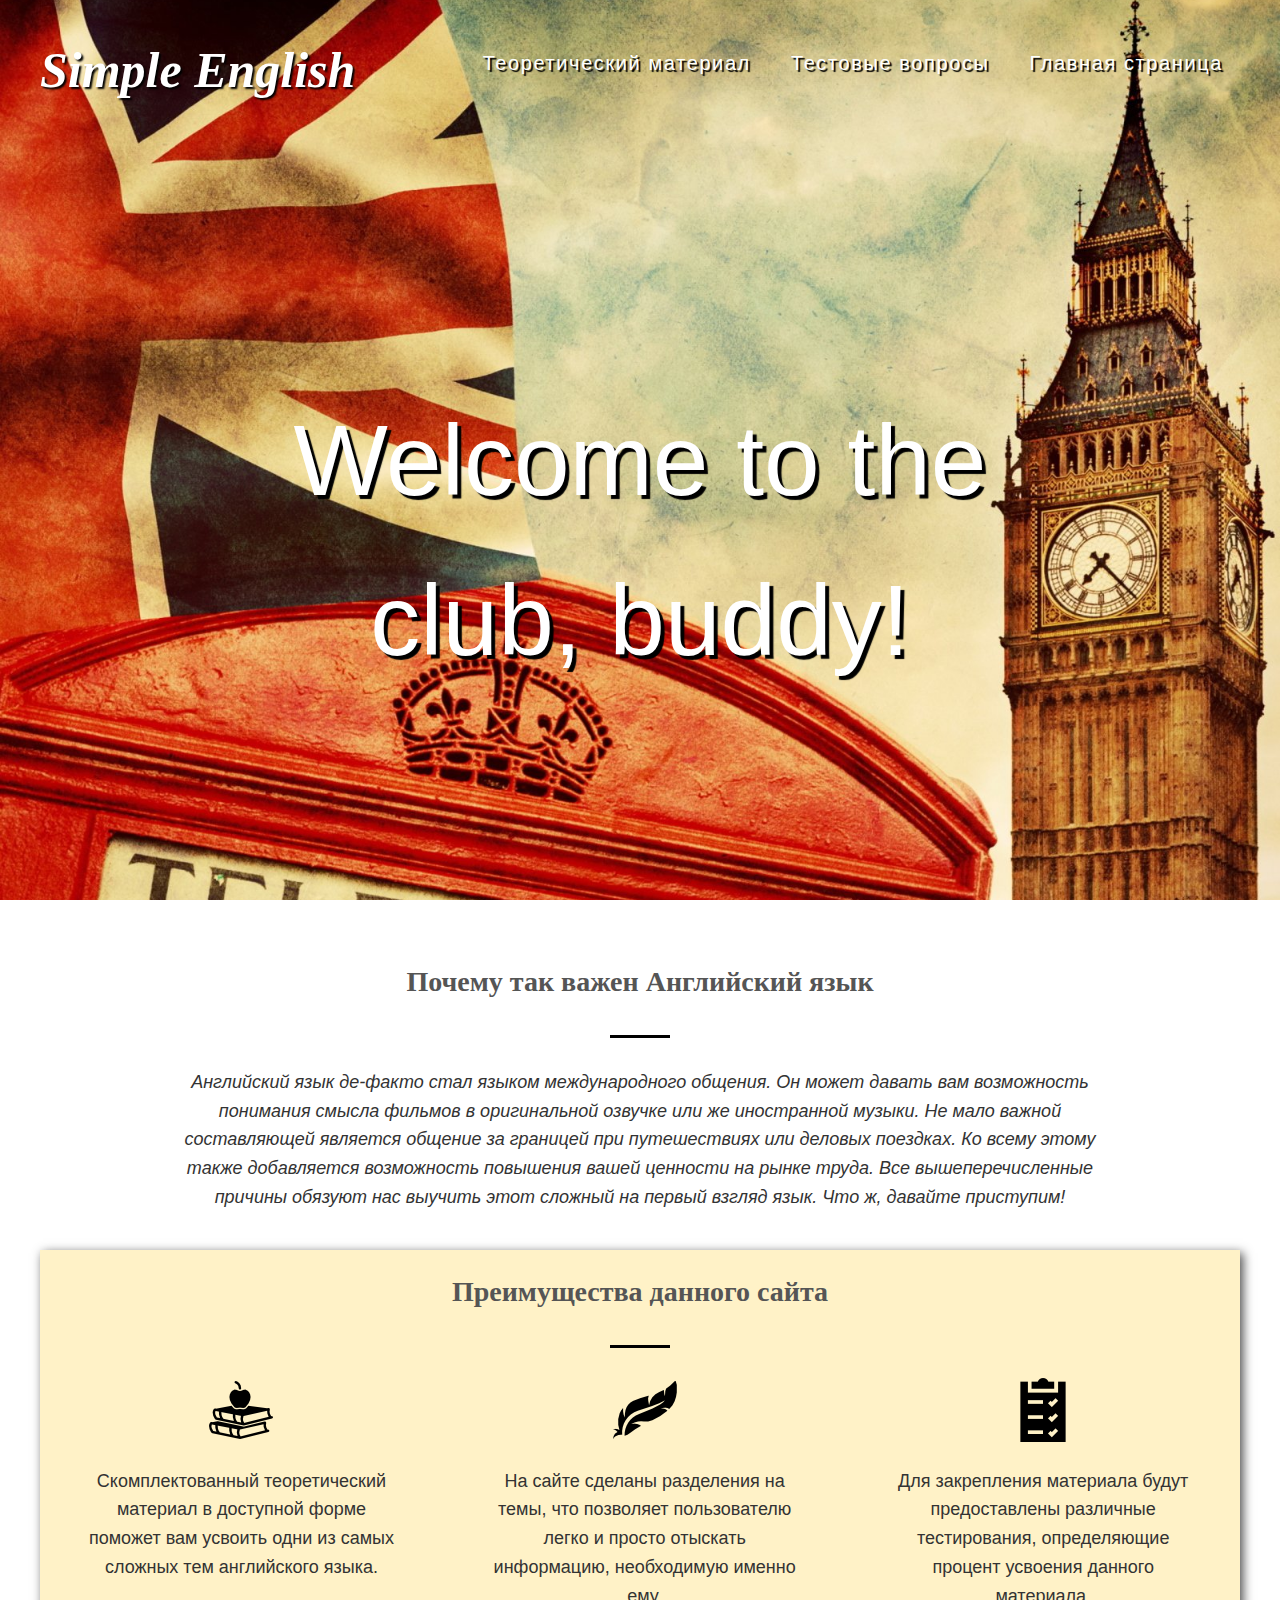
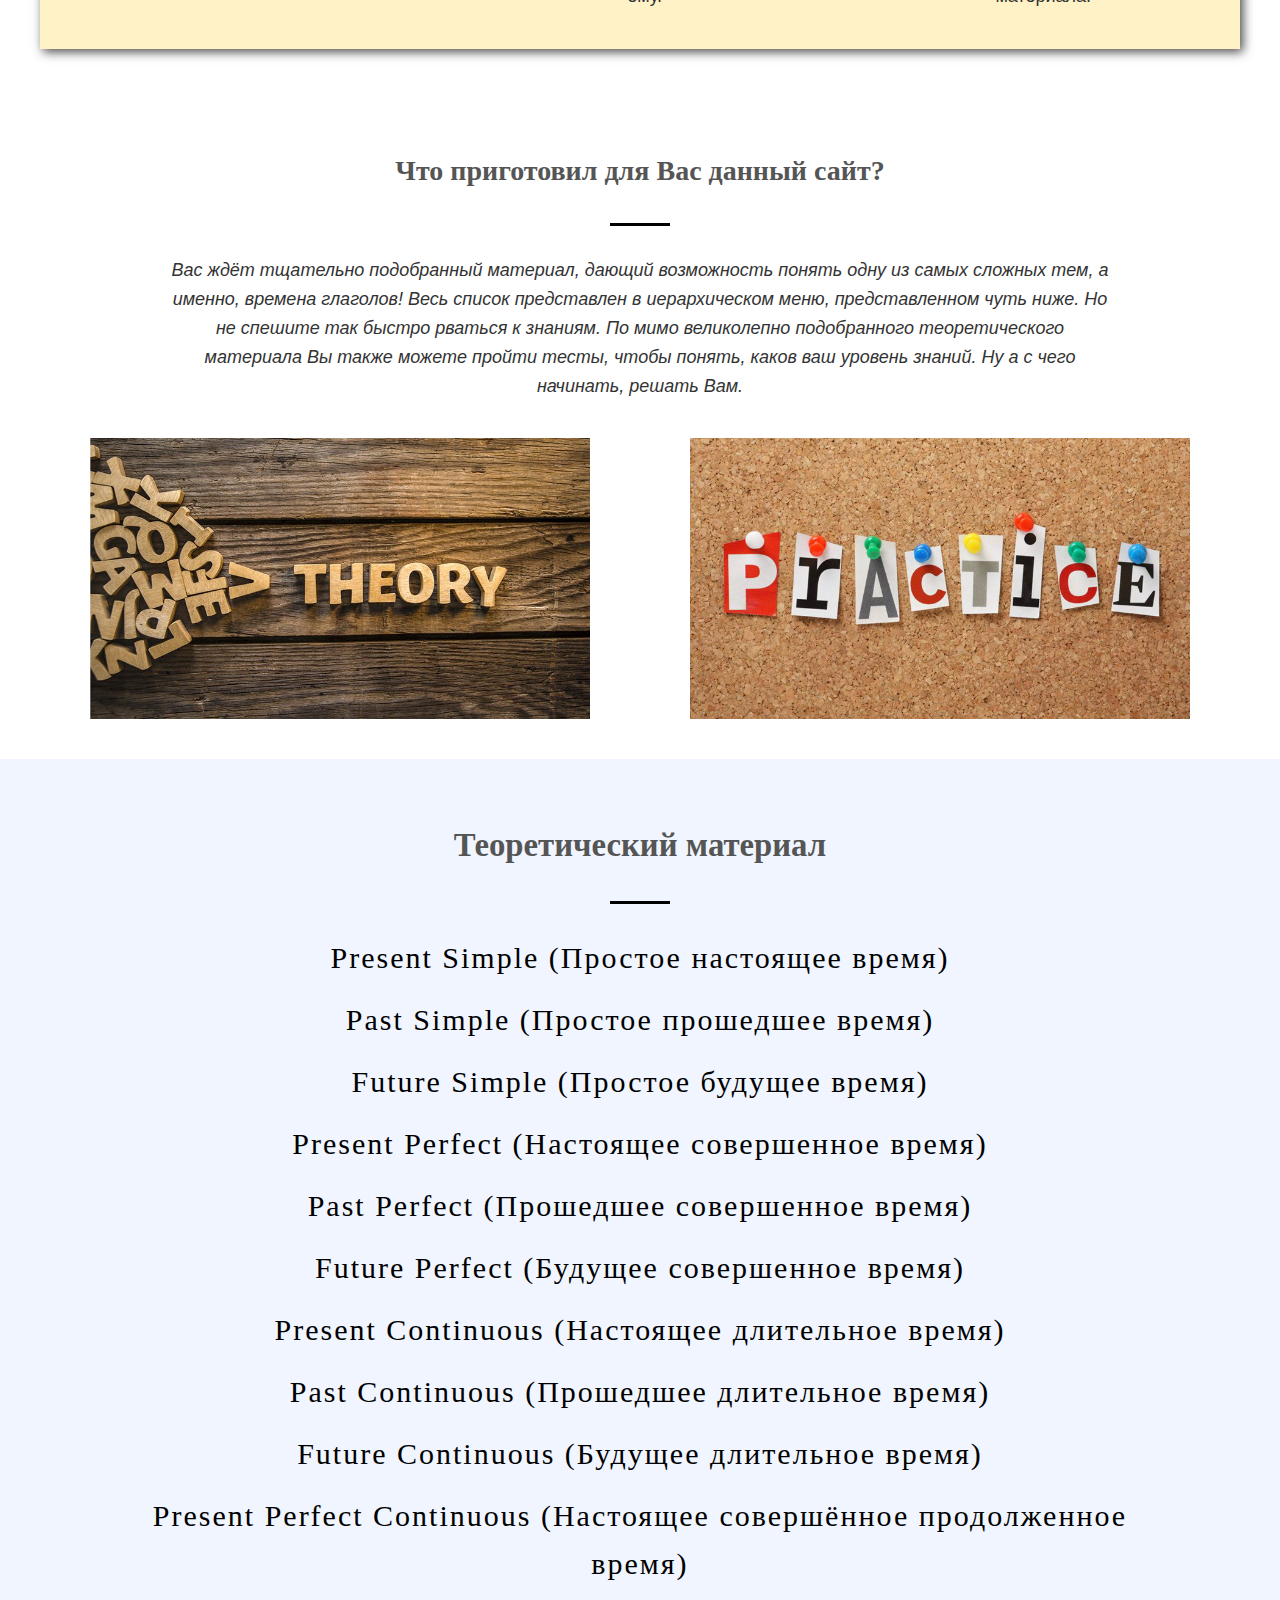
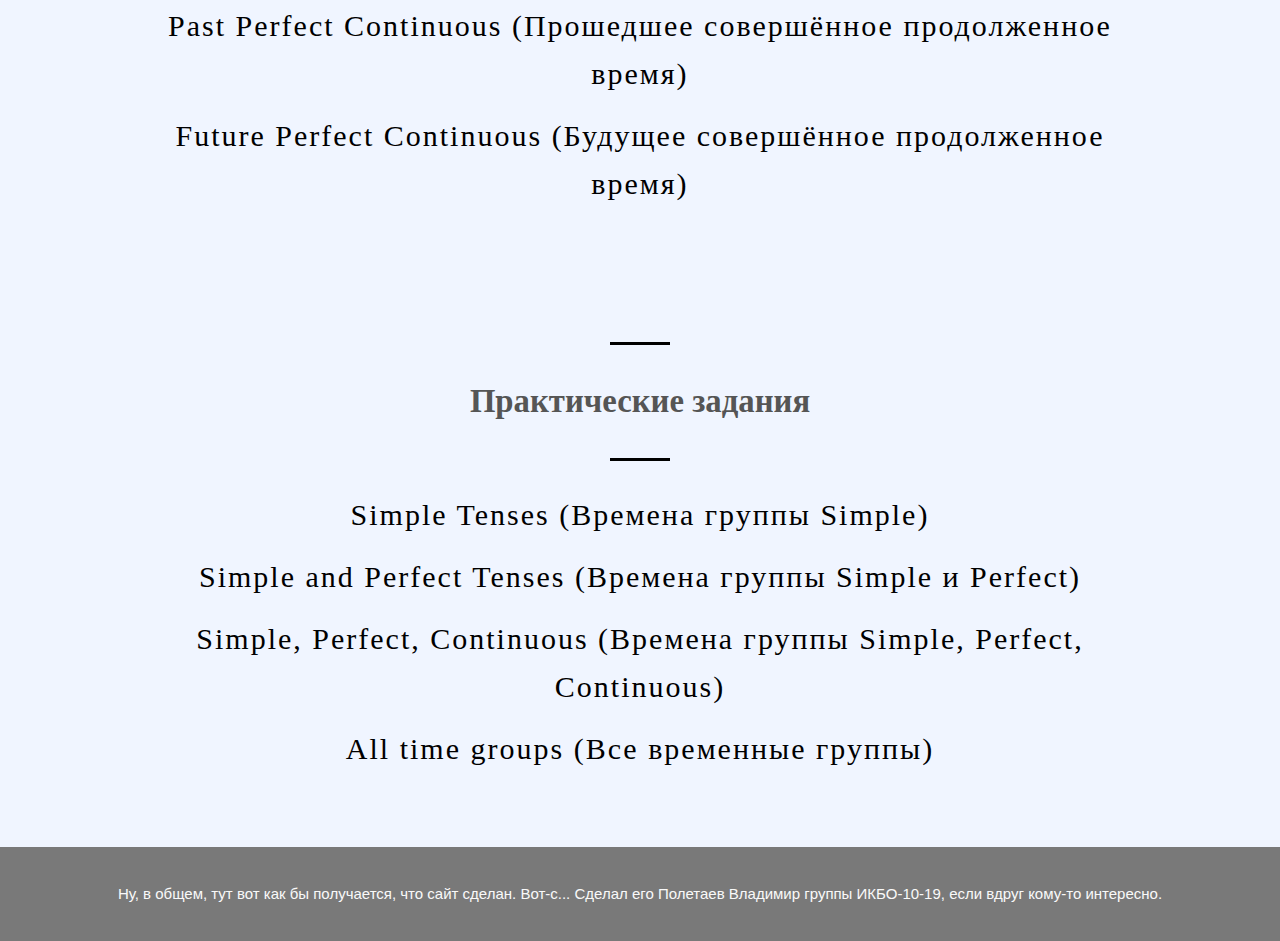
<file: КурсоваяРабота/index.html>
<!DOCTYPE html>
<html>
    <head>
        <meta charset="utf-8">
        <meta name="viewport" content="width=device-width, user-scalable=no, initial-scale=1.0, maximum-scale=1.0, minimum-scale=1.0">
        <title>Simple English</title>
        <link rel="stylesheet" type="text/css" href="css/main.css">
        <link rel="icon" href="images/SE-Logo.jpg" type="image/jpg" >
        <script src="scripts/dropdown.js" type="text/javascript"></script>
    </head>
<body>
    
    <header class="header">
        <div class="container">
            <div class="header_inner">
                <div class="header_logo">Simple English</div>
                
                <nav class="nav">
                    <a class="nav_link smooth_click" href="#teor_menu">Теоретический материал</a>
                    <a class="nav_link smooth_click" href="#pract_menu">Тестовые вопросы</a>
                    <a class="nav_link smooth_click" href="#info">Главная страница</a>
                </nav>
                
                <nav class="nav1">
                    <a class="nav_link smooth_click" href="#teor_menu">Теория</a>
                    <a class="nav_link smooth_click" href="#pract_menu">Тесты</a>
                    <a class="nav_link smooth_click" href="#info">Главная</a>
                </nav>
                
                <div class="dropdown">
                    <button  onclick="myFunction()" class="dropbtn">
                        Меню
                    </button>
                    <div id="myDropdown" class="dropdown-content">
                      <a class="smooth_click" href="#teor_menu">Теория</a>
                      <a class="smooth_click" href="#pract_menu">Тесты</a>
                      <a class="smooth_click" href="#info">Главная</a>
                    </div>
                </div>
                                
            </div>
        </div>
    </header>
        
    

    <div class="intro">
        <div class="container">
            <div class="intro_inner">
               <p class="text_intro">Welcome to the club, buddy!</p>
            </div>
        </div>
    </div>
    
    <section class="section">
        <div class="container">
            
            <div class="section_header">
                <h3 class="section_suptitle" id="info">Почему так важен Английский язык</h3>
                <div class="section_text">
                    <p>
                        Английский язык де-факто стал языком международного общения. Он может давать вам возможность понимания смысла фильмов в оригинальной озвучке или же иностранной музыки. Не мало важной составляющей является общение за границей при путешествиях или деловых поездках. Ко всему этому также добавляется возможность повышения вашей ценности на рынке труда. Все вышеперечисленные причины обязуют нас выучить этот сложный на первый взгляд язык. Что ж, давайте приступим!
                    </p>
                </div>
            </div>
         
            <div class="section_header1">
                <h3 class="section_suptitle">Преимущества данного сайта</h3>
                <div class="section_blocks">
                    
                    <div class="block1">
                        <div class="block_image">
                            <img src="images/books64.png">
                        </div>
                        <div class="block_text">
                            <p>
                            Скомплектованный теоретический материал в доступной форме поможет вам усвоить одни из самых сложных тем английского языка.
                            </p>
                        </div>
                    </div>
                    
                     <div class="block1">
                        <div class="block_image">
                            <img src="images/feather64.png">
                        </div>
                        <div class="block_text">
                            <p>
                            На сайте сделаны разделения на темы, что позволяет пользователю легко и просто отыскать информацию, необходимую именно ему.
                            </p>
                        </div>
                    </div>
                    
                     <div class="block1">
                        <div class="block_image">
                            <img src="images/delivery64.png">
                        </div>
                        <div class="block_text">
                            <p>
                            Для закрепления материала будут предоставлены различные тестирования, определяющие процент усвоения данного материала. 
                            </p>
                        </div>
                    </div>
                    
                </div>                
            </div>                     
            
        </div>
    </section>
    
    
    <section class="section">
        <div class="container">
            
             <div class="section_header">
                <h3 class="section_suptitle" id="info">Что приготовил для Вас данный сайт?</h3>
                <div class="section_text">
                    <p>
                        Вас ждёт тщательно подобранный материал, дающий возможность понять одну из самых сложных тем, а именно, времена глаголов! Весь список представлен в иерархическом меню, представленном чуть ниже. Но не спешите так быстро рваться к знаниям. По мимо великолепно подобранного теоретического материала Вы также можете пройти тесты, чтобы понять, каков ваш уровень знаний. Ну а с чего начинать, решать Вам.
                    </p>
                </div>
            </div>
            
            <div class="section_blocks change_img">
<!--
                <div class="choose">
                    <a href="#">
-->
                        <img class="tr" src="images/Theory820_460jpg.jpg">
<!--
                    </a>
                </div>
                
                <div class="choose">
                    <a href="#">
-->
                        <img class="tr" src="images/Practice820_460.jpg">
<!--
                    </a>
                </div>
-->
            </div>
            
            
            
        </div>
    </section>
    
    <div id="teor_menu" class="teor_menu">
        <div class="section_header2">
            <div class="section_suptitle">
                <h3>Теоретический материал</h3>
            </div>
            <div class="all_menu">
                <li>
                    <a class="teory_href" href="teor_simple.html#start">     
                        <span class="button_line button_line_top"></span>
                        <span class="button_line button_line_bottom"></span>
                        <span class="button_line button_line_left"></span>
                        <span class="button_line button_line_right"></span>
                        <span class="big_text">Present Simple (Простое настоящее время)</span>
                        <span class="small_text">Present Simple</span>
                    </a>
                </li>
                <li>
                    <a class="teory_href" href="teor_simple.html#second">
                        <span class="button_line button_line_top"></span>
                        <span class="button_line button_line_bottom"></span>
                        <span class="button_line button_line_left"></span>
                        <span class="button_line button_line_right"></span>
                        <span class="big_text">Past Simple (Простое прошедшее время)</span>
                        <span class="small_text">Past Simple</span>
                    </a>
                </li>
                <li>
                    <a class="teory_href" href="teor_simple.html#third">
                        <span class="button_line button_line_top"></span>
                        <span class="button_line button_line_bottom"></span>
                        <span class="button_line button_line_left"></span>
                        <span class="button_line button_line_right"></span>
                       <span class="big_text"> Future Simple (Простое будущее время)</span>
                       <span class="small_text"> Future Simple</span>
                    </a>
                </li>
                <li>                            
                    <a class="teory_href" href="teor_perfect.html#start">
                        <span class="button_line button_line_top"></span>
                        <span class="button_line button_line_bottom"></span>
                        <span class="button_line button_line_left"></span>
                        <span class="button_line button_line_right"></span>
                        <span class="big_text">Present Perfect (Настоящее совершенное время)</span>
                        <span class="small_text">Present Perfect</span>
                    </a>
                </li>
                <li>
                    <a class="teory_href" href="teor_perfect.html#second">
                        <span class="button_line button_line_top"></span>
                        <span class="button_line button_line_bottom"></span>
                        <span class="button_line button_line_left"></span>
                        <span class="button_line button_line_right"></span>
                        <span class="big_text">Past Perfect (Прошедшее совершенное время)</span>
                        <span class="small_text">Past Perfect</span>
                    </a>
                </li>
                <li>                        
                    <a class="teory_href" href="teor_perfect.html#third">
                        <span class="button_line button_line_top"></span>
                        <span class="button_line button_line_bottom"></span>
                        <span class="button_line button_line_left"></span>
                        <span class="button_line button_line_right"></span>
                        <span class="big_text">Future Perfect (Будущее совершенное время)</span>
                        <span class="small_text">Future Perfect</span>
                    </a>
                </li>
                <li>
                    <a class="teory_href" href="teor_continuous.html#start">
                        <span class="button_line button_line_top"></span>
                        <span class="button_line button_line_bottom"></span>
                        <span class="button_line button_line_left"></span>
                        <span class="button_line button_line_right"></span>
                        <span class="big_text">Present Continuous (Настоящее длительное время)</span>
                        <span class="small_text">Present Continuous</span>
                    </a>
                </li>
                <li>
                    <a class="teory_href" href="teor_continuous.html#second">
                        <span class="button_line button_line_top"></span>
                        <span class="button_line button_line_bottom"></span>
                        <span class="button_line button_line_left"></span>
                        <span class="button_line button_line_right"></span>
                        <span class="big_text">Past Continuous (Прошедшее длительное время)</span>
                        <span class="small_text">Past Continuous</span>
                    </a>
                </li>
                <li>
                    <a class="teory_href" href="teor_continuous.html#third">
                        <span class="button_line button_line_top"></span>
                        <span class="button_line button_line_bottom"></span>
                        <span class="button_line button_line_left"></span>
                        <span class="button_line button_line_right"></span>
                        <span class="big_text">Future Continuous (Будущее длительное время)</span>
                        <span class="small_text">Future Continuous</span>
                    </a>
                </li>
                <li>
                    <a class="teory_href" href="teor_perfect_continuous.html#start">
                        <span class="button_line button_line_top"></span>
                        <span class="button_line button_line_bottom"></span>
                        <span class="button_line button_line_left"></span>
                        <span class="button_line button_line_right"></span>
                        <span class="big_text">Present Perfect Continuous (Настоящее совершённое продолженное время)</span>
                        <span class="small_text">Present Perfect Continuous</span>
                    </a>
                </li>
                <li>
                    <a class="teory_href" href="teor_perfect_continuous.html#second">
                        <span class="button_line button_line_top"></span>
                        <span class="button_line button_line_bottom"></span>
                        <span class="button_line button_line_left"></span>
                        <span class="button_line button_line_right"></span>
                        <span class="big_text">Past Perfect Continuous (Прошедшее совершённое 
                            продолженное время)</span>
                        <span class="small_text">Past Perfect Continuous</span>
                    </a>
                </li>
                <li>
                    <a class="teory_href" href="teor_perfect_continuous.html#third">
                        <span class="button_line button_line_top"></span>
                        <span class="button_line button_line_bottom"></span>
                        <span class="button_line button_line_left"></span>
                        <span class="button_line button_line_right"></span>
                        <span class="big_text">Future Perfect Continuous (Будущее совершённое продолженное время)</span>
                        <span class="small_text">Future Perfect Continuous</span>
                    </a>
                </li>

            </div>
        </div>                    
    </div>
    
    
     <div id="pract_menu" class="pract_menu">
        <div class="section_header">
            <div class="section_suptitle section_before">
                <h3>Практические задания</h3>
            </div>
            <div class="all_menu">

                <li>
                    <a class="teory_href" href="pract.html">     
                        <span class="button_line button_line_top"></span>
                        <span class="button_line button_line_bottom"></span>
                        <span class="button_line button_line_left"></span>
                        <span class="button_line button_line_right"></span>
                        <span class="big_text">Simple Tenses (Времена группы Simple)</span>
                        <span class="small_text">Simple Tenses</span>
                    </a>
                </li>
                <li>
                    <a class="teory_href" href="pract_2.html">
                        <span class="button_line button_line_top"></span>
                        <span class="button_line button_line_bottom"></span>
                        <span class="button_line button_line_left"></span>
                        <span class="button_line button_line_right"></span>
                        <span class="big_text">Simple and Perfect Tenses (Времена группы Simple и Perfect)</span>
                        <span class="small_text">Simple and Perfect Tenses</span>
                    </a>
                </li>
                <li>
                    <a class="teory_href" href="pract_3.html">
                        <span class="button_line button_line_top"></span>
                        <span class="button_line button_line_bottom"></span>
                        <span class="button_line button_line_left"></span>
                        <span class="button_line button_line_right"></span>
                        <span class="big_text">Simple, Perfect, Continuous (Времена группы Simple, Perfect, Continuous)</span>
                        <span class="small_text">Simple, Perfect, Continuous</span>
                    </a>
                </li>
                <li>
                    <a class="teory_href" href="pract_4.html">
                        <span class="button_line button_line_top"></span>
                        <span class="button_line button_line_bottom"></span>
                        <span class="button_line button_line_left"></span>
                        <span class="button_line button_line_right"></span>
                        <span class="big_text">All time groups (Все временные группы)</span>
                        <span class="small_text">All time groups</span>
                    </a>
                </li>               
            </div>
        </div>                    
    </div>
	<footer>
		<p>
			Ну, в общем, тут вот как бы получается, что сайт сделан. Вот-с... Сделал его Полетаев Владимир группы ИКБО-10-19, если вдруг кому-то интересно.
		</p>
	</footer>
    
	<script src="scripts/smooth_click.js" type="text/javascript"></script>
</body>       
</html>
</file>
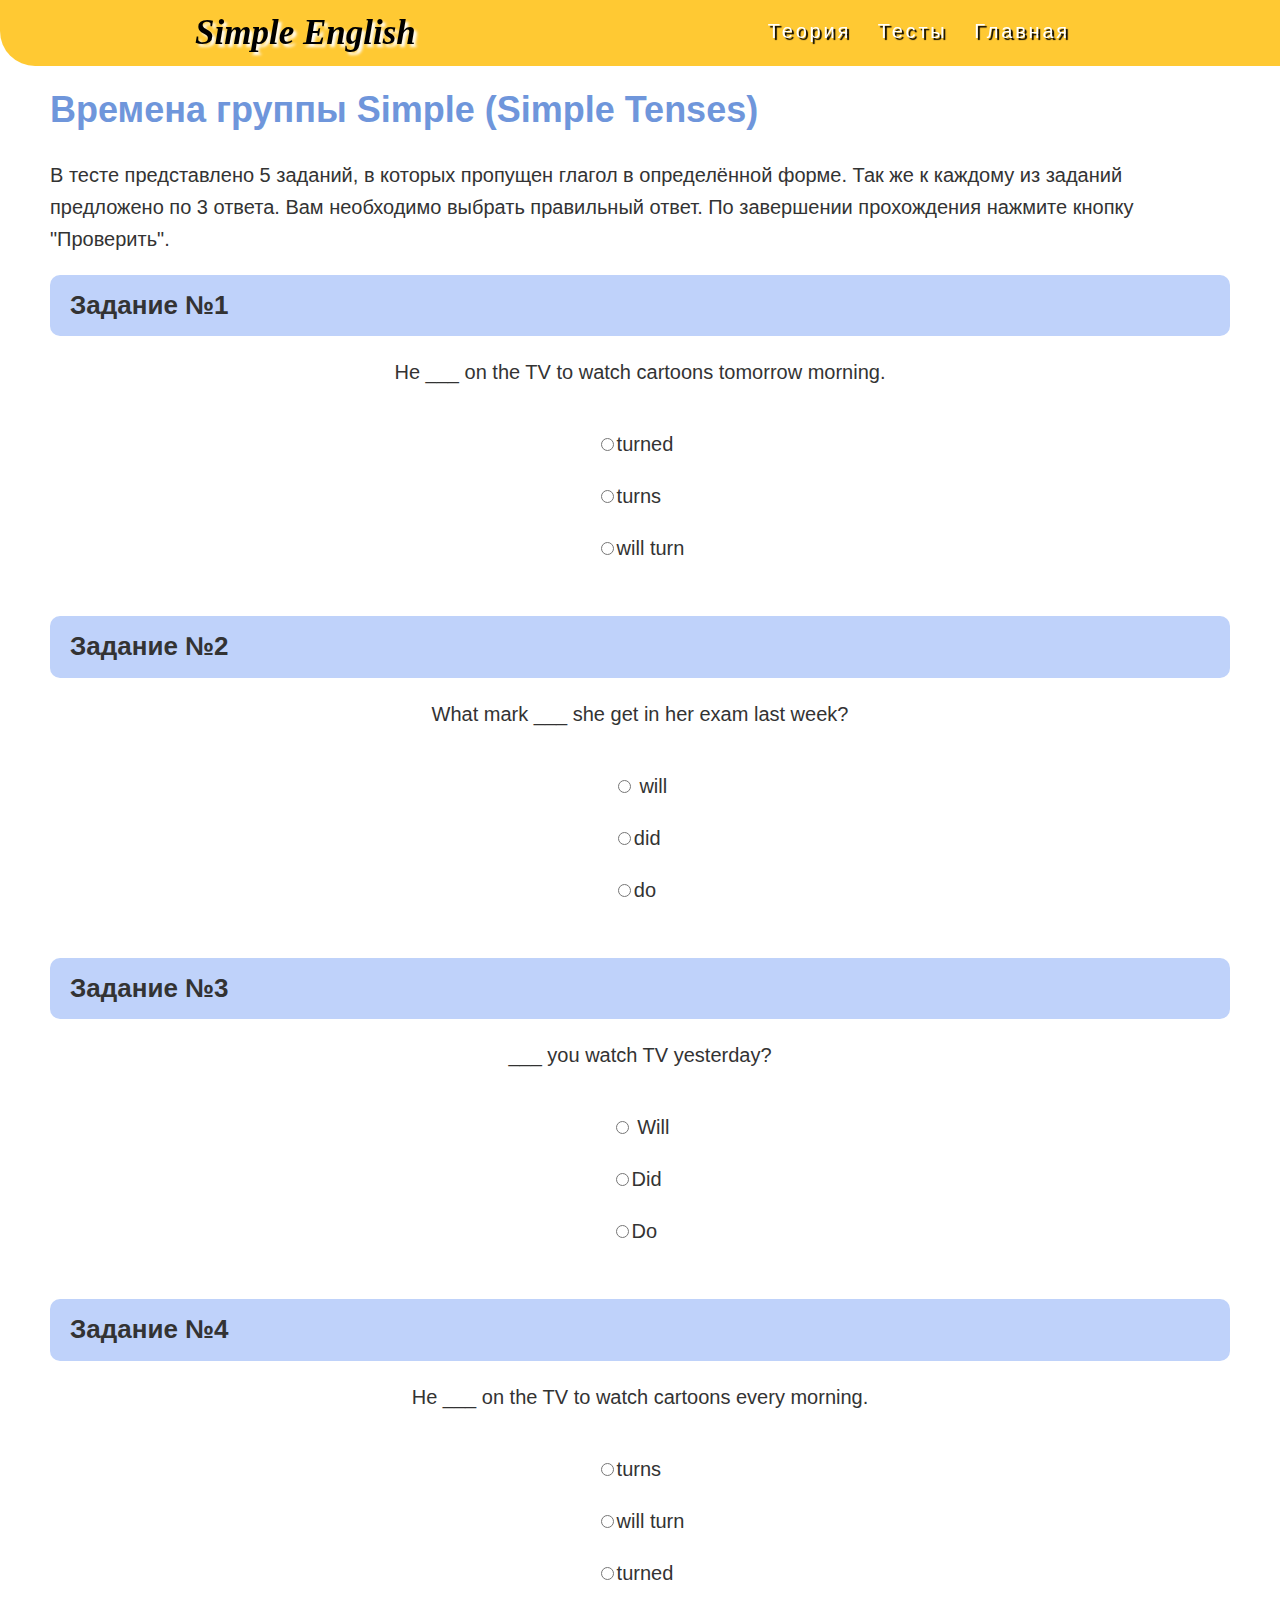
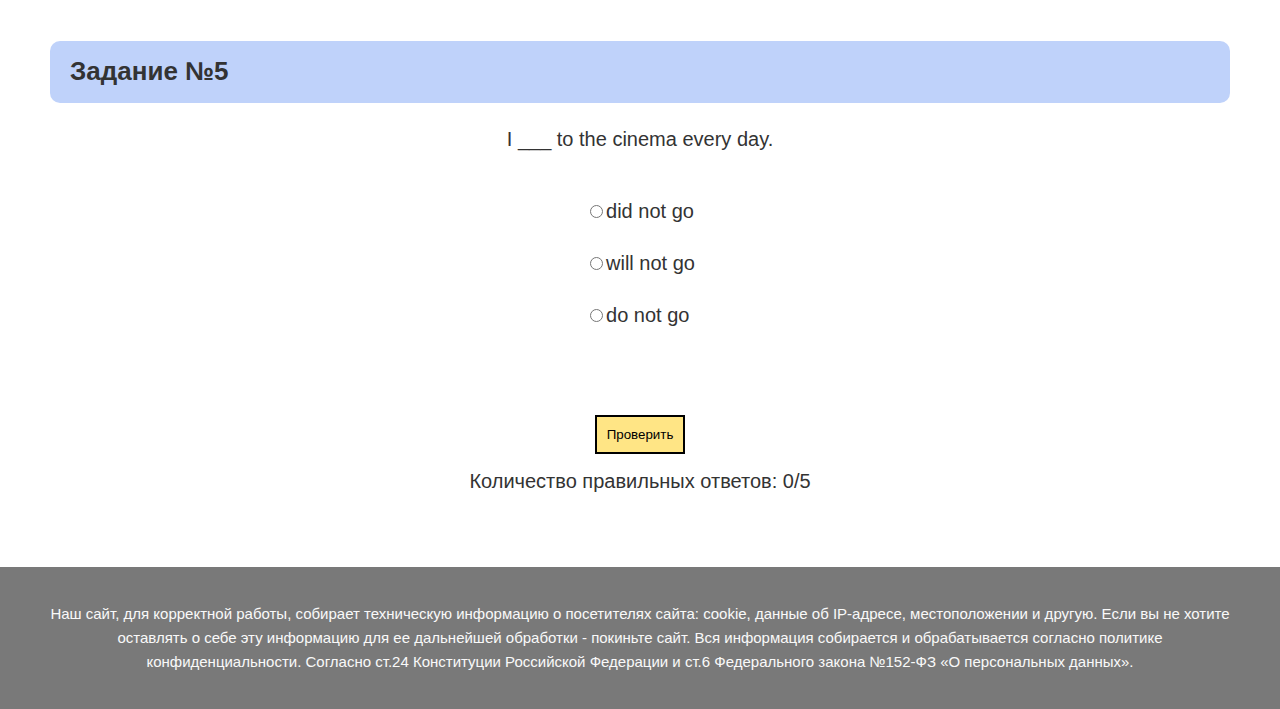
<file: КурсоваяРабота/pract.html>
<!DOCTYPE html>
<html>
<head>
	<meta charset="UTF-8">
	<meta name="viewport" content="width=device-width, user-scalable=no, initial-scale=1.0, maximum-scale=1.0, minimum-scale=1.0">
	<title>ToDo</title>
	<link rel="stylesheet" type="text/css" href="css/pract.css">
	<link rel="icon" href="images/SE-Logo.jpg" type="image/jpg" >
    <script src="scripts/dropdown.js"></script>   
</head>
<body>
   
    <header class="header">
        <div class="container_for_header">
            <div class="header_inner">
                <div class="header_logo">Simple English</div>
                
                <nav class="nav1">
                    <a class="nav_link" href="index.html#teor_menu">Теория</a>
                    <a class="nav_link" href="index.html#pract_menu">Тесты</a>
                    <a class="nav_link" href="index.html#info">Главная</a>
                </nav>
                
                
                <div class="dropdown">
                    <button  onclick="myFunction()" class="dropbtn">
                        Меню
                    </button>
                    <div id="myDropdown" class="dropdown-content">
                     <a href="index.html#teor_menu">Теория</a>
                      <a href="index.html#pract_menu">Тесты</a>
                      <a href="index.html#info">Главная</a>
                     
                    </div>
                </div>
                                
            </div>
        </div>
    </header>
        
        
        
        
        
        
        <div class="sidenav">
			<h6>Теория</h6>
			<ul>
				<li>
					<a class="teory_href smooth_click" href="teor_simple.html#Present_Simple_teor">    
						Present Simple
					</a>
				</li>
				<li>
					<a class="teory_href smooth_click" href="teor_simple.html#Past_Simple_teor">
						Past Simple 
					</a>
				</li>
				<li>
					<a class="teory_href smooth_click" href="teor_simple.html#Future_Simple_teor">
				        Future Simple 
					</a>
				</li>
				<li>                            
					<a class="teory_href smooth_click" href="teor_perfect.html#start">
						Present Perfect 
					</a>
				</li>
				<li>
					<a class="teory_href smooth_click" href="teor_perfect.html#second">
						Past Perfect
					</a>
				</li>
				<li>                        
					<a class="teory_href smooth_click" href="teor_perfect.html#third">
						Future Perfect 
					</a>
				</li>
				<li>
					<a class="teory_href smooth_click" href="teor_continuous.html#start">
						Present Continuous
					</a>
				</li>
				<li>
					<a class="teory_href smooth_click" href="teor_continuous.html#second">
						Past Continuous
					</a>
				</li>
				<li>
					<a class="teory_href smooth_click" href="teor_continuous.html#third">
						Future Continuous
					</a>
				</li>
				<li>
					<a class="teory_href smooth_click" href="teor_perfect_continuous.html#start">
						Present Perfect Continuous 
					</a>
				</li>
				<li>
					<a class="teory_href smooth_click" href="teor_perfect_continuous.html#second">
						Past Perfect Continuous 
					</a>
				</li>
				<li>
					<a class="teory_href smooth_click" href="teor_perfect_continuous.html#third">
						Future Perfect Continuous
					</a>
				</li>
				
				
				
				
            </ul>
                
            <h6>Практика</h6>
			<ul>
				<li>
					<a class="teory_href smooth_click" href="pract.html" style="color:#4f96db;">     
						Simple Tenses
					</a>
				</li>
				<li>
					<a class="teory_href smooth_click" href="pract_2.html">
						Simple and Perfect Tenses 
					</a>
				</li>
				<li>
					<a class="teory_href smooth_click" href="pract_3.html">
				        Simple, Perfect and Continuous 
					</a>
				</li>
				<li>                            
					<a class="teory_href smooth_click" href="pract_4.html">
						All time groups  
					</a>
				</li>
								
				
            </ul>           
            
        </div>
        
        
         <div class="container_for_header_logo">
            <div class="header_logo_name">
              <a href="index.html" class="name">SimpleEnglish</a>
               <div class="after_name">Практический раздел</div>
               <div class="after_name_mini"></div>
               
            </div>
        </div>
        
        
        
    <div class="container">
        <h1 class="topic_name">Времена группы Simple (Simple Tenses)</h1>
        <p>В тесте представлено 5 заданий, в которых пропущен глагол в определённой форме. Так же к каждому из заданий предложено по 3 ответа. Вам необходимо выбрать правильный ответ. По завершении прохождения нажмите кнопку "Проверить".</p>
    
		<div id="zadanie1" class="sector">
			<div class="select">
                <div class="number_question">
                    <p>Задание №1</p>
                </div>
                <div>
                    <p class="question">1) В каком году начинается 21 век</p>
                </div>              
                    <div class="answer_inline_center">
                        <p class="pneed"><input type="radio" value="1" name="radiobutton"><span class="answer"> 2000</span></p>
                        <p class="pneed"><input type="radio" value="2" name="radiobutton"><span class="answer">1090</span></p>
                        <p class="pneed"><input type="radio" value="3" name="radiobutton"><span class="answer">1999</span></p>
                    </div>
                <div class="eror">Отметьте вариант ответа, пожалуйста.</div>
			</div>
			<br>
			
		</div>

		<div id="zadanie2" class="sector">
			<div class="select">
               
               <div class="number_question">
                   <p>Задание №2</p>
               </div>
               <div>
                   <p class="question">1)Какая фамилия Наполеана</p>
               </div>
               <div class="answer_inline_center">
                   <p class="pneed"><input type="radio" value="1" name="radiobutton1"> <span class="answer">Наполеон</span></p>
                   <p class="pneed"><input type="radio" value="2" name="radiobutton1"><span class="answer">Наполеон Бонапарт</span></p>
                   <p class="pneed"><input type="radio" value="3" name="radiobutton1"><span class="answer">Бонапарт</span>
               </div>
               <div  class="eror">Отметьте вариант ответа, пожалуйста.</div>
			</div>
			<br>
			
		</div>
		
		<div id="zadanie3" class="sector">
			<div class="select">
                <div class="number_question">
                    <p>Задание №3</p>
                </div>
				<div>
				    <p class="question">1)Как фамилия Наполеона</p>
				</div>
                <div class="answer_inline_center">
                    <p class="pneed"><input type="radio" value="1" name="radiobutton2"> <span class="answer">Наполеона</span></p>
                    <p class="pneed"><input type="radio" value="2" name="radiobutton2"><span class="answer">Наполеон Бонапарт</span></p>
                    <p class="pneed"><input type="radio" value="3" name="radiobutton2"><span class="answer">Бонапарт</span></p>
                </div>
                <div  class="eror">Отметьте вариант ответа, пожалуйста.</div>
			</div>
			<br>
			
		</div>
		
		<div id="zadanie4" class="sector">
			<div class="select">
                <div class="number_question">
                    <p>Задание №4</p>
                </div>
                <div>
                    <p class="question">1) В каком году начинается 21 век</p>
                </div>              
                    <div class="answer_inline_center">
                        <p class="pneed"><input type="radio" value="1" name="radiobutton3"><span class="answer"> 2000</span></p>
                        <p class="pneed"><input type="radio" value="2" name="radiobutton3"><span class="answer">1090</span></p>
                        <p class="pneed"><input type="radio" value="3" name="radiobutton3"><span class="answer">1999</span></p>
                    </div>
                <div class="eror">Отметьте вариант ответа, пожалуйста.</div>
			</div>
			<br>
			
		</div>
		
		<div id="zadanie5" class="sector">
			<div class="select">
                <div class="number_question">
                    <p>Задание №5</p>
                </div>
                <div>
                    <p class="question">1) В каком году начинается 21 век</p>
                </div>              
                    <div class="answer_inline_center">
                        <p class="pneed"><input type="radio" value="1" name="radiobutton4"><span class="answer"> 2000</span></p>
                        <p class="pneed"><input type="radio" value="2" name="radiobutton4"><span class="answer">1090</span></p>
                        <p class="pneed"><input type="radio" value="3" name="radiobutton4"><span class="answer">1999</span></p>
                    </div>
                <div class="eror">Отметьте вариант ответа, пожалуйста.</div>
			</div>
			<br>
			
		</div>

		<br>	
				
		<div class="btn_area">
		    <button type="button" class="btn btn-end">Проверить</button>
		</div>
		

		<div class="Unswer">
			<p>Количество правильных ответов: <span id="corrent_answer">0</span>/5</p><p></p>
		</div>
       
       <div class="good_mark" style="display: none;">
           <p>Молодец! Продолжай в том же духе!</p>
       </div>
        <div class="bad_mark" style="display: none;">
           <p>Думаю, стоит ещё раз повторить материал))</p>
       </div>
       
       <div class="after_answer">
           <div class="btn_area btn_area_left">
                       <button onclick="previous()" type="button" class="btn btn-end">Повторить материал</button>
           </div>
           
           <div class="btn_area btn_area_right">
                    <button onclick="next()" type="button" class="btn btn-end">Перейти к новой теме</button>
           </div>
       </div>
       
       
    </div>
	
	<footer>
		<p>
			Наш сайт, для корректной работы, собирает техническую информацию о посетителях сайта: cookie, данные об IP-адресе, местоположении и другую.
			Если вы не хотите оставлять о себе эту информацию для ее дальнейшей обработки - покиньте сайт.
			Вся информация собирается и обрабатывается согласно политике конфиденциальности.
			Согласно ст.24 Конституции Российской Федерации и ст.6 Федерального закона №152-ФЗ «О персональных данных».
		</p>
	</footer>

	<script src="scripts/simple(pr_pa_fu).js"></script>	
	<script src="scripts/script_for_pract.js"></script>	
</body>
</html>
</file>
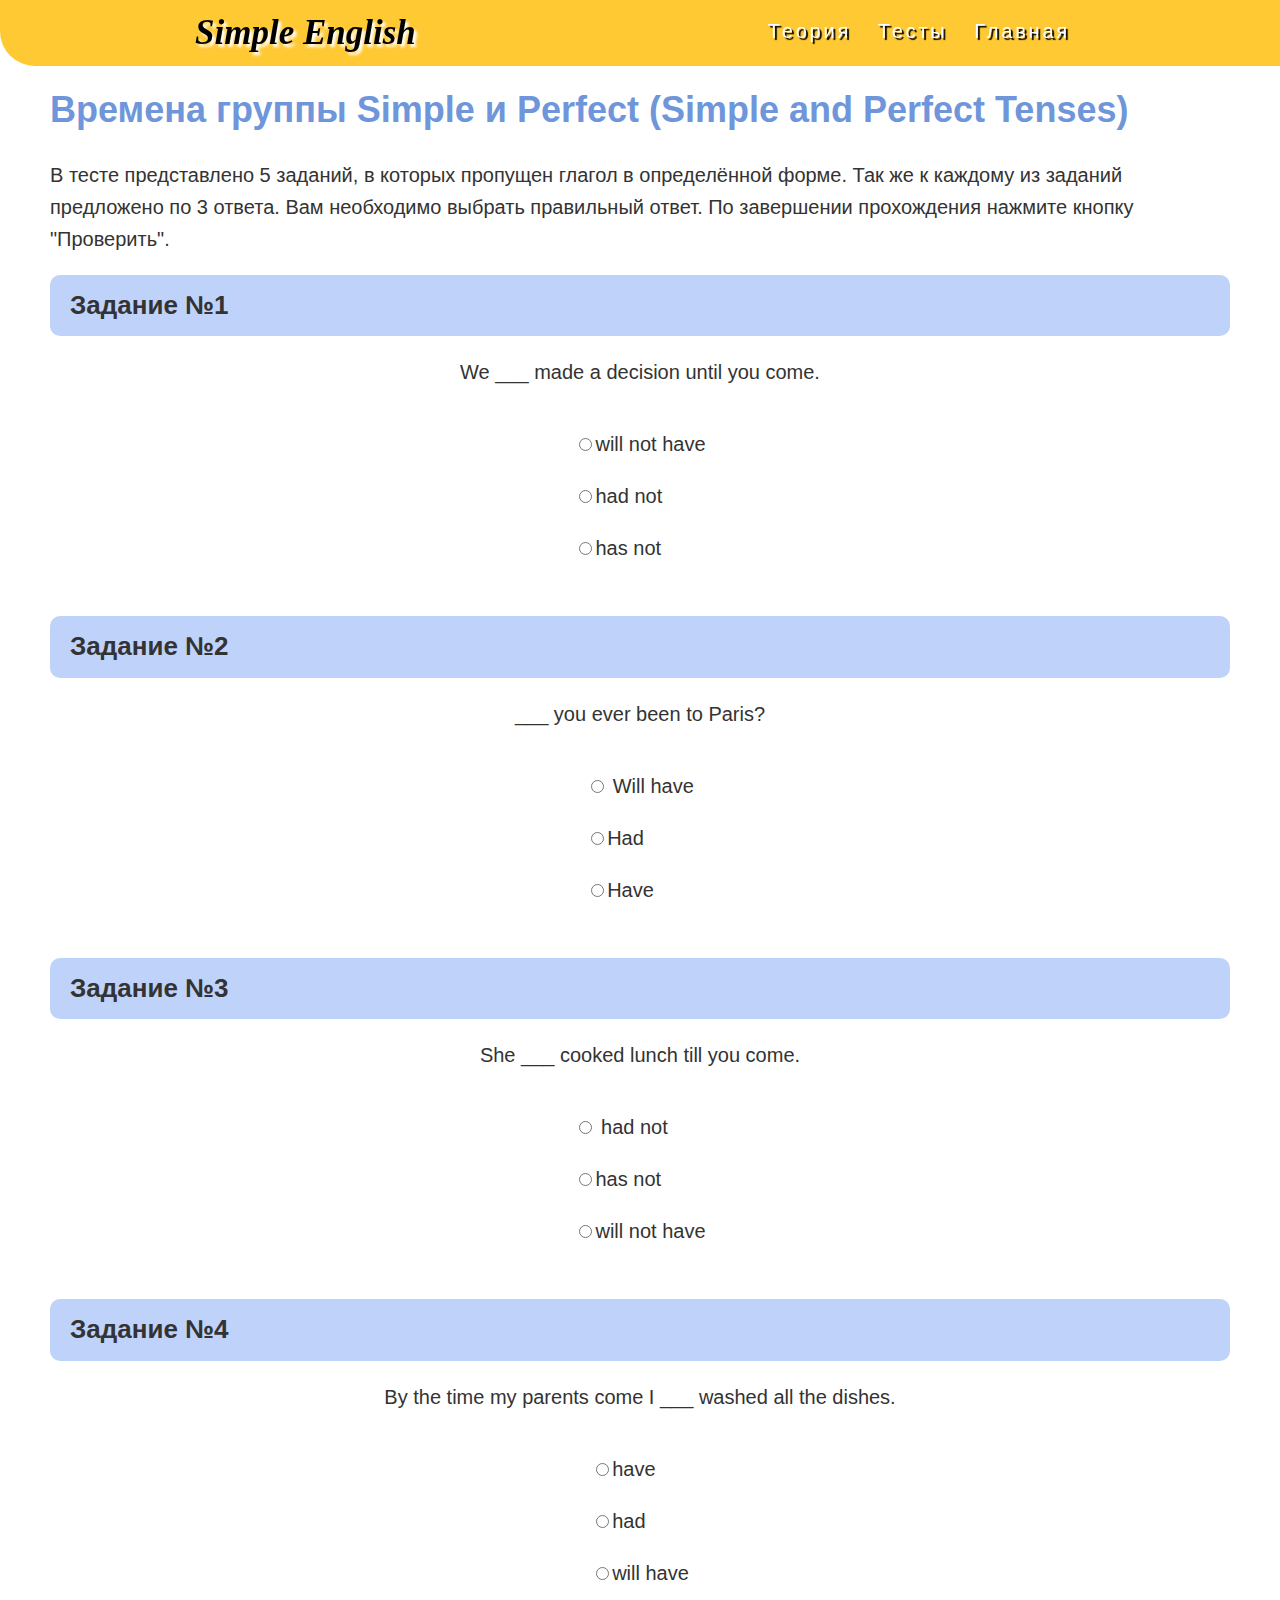
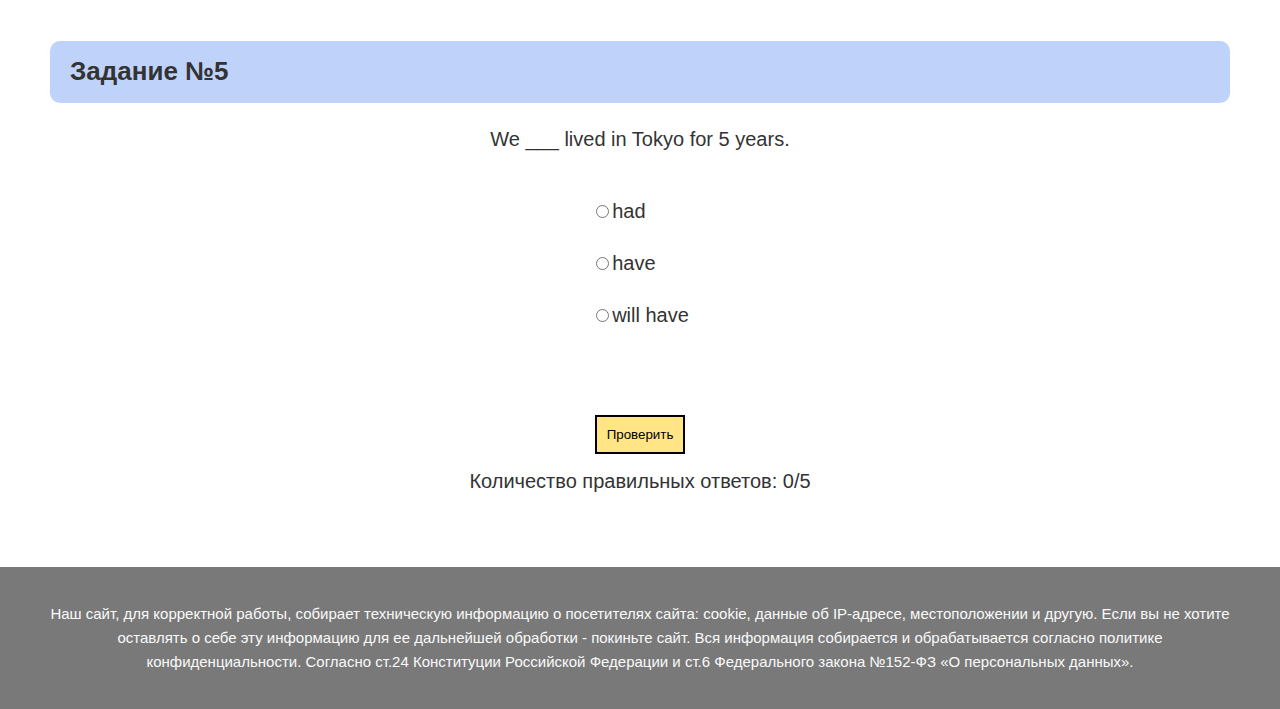
<file: КурсоваяРабота/pract_2.html>
<!DOCTYPE html>
<html>
<head>
	<meta charset="UTF-8">
	<meta name="viewport" content="width=device-width, user-scalable=no, initial-scale=1.0, maximum-scale=1.0, minimum-scale=1.0">
	<title>ToDo</title>
	<link rel="stylesheet" type="text/css" href="css/pract.css">
	<link rel="icon" href="images/SE-Logo.jpg" type="image/jpg" >
    <script src="scripts/dropdown.js"></script>   
</head>
<body>
   
    <header class="header">
        <div class="container_for_header">
            <div class="header_inner">
                <div class="header_logo">Simple English</div>
                
                <nav class="nav1">
                    <a class="nav_link" href="index.html#teor_menu">Теория</a>
                    <a class="nav_link" href="index.html#pract_menu">Тесты</a>
                    <a class="nav_link" href="index.html#info">Главная</a>
                </nav>
                
                
                <div class="dropdown">
                    <button  onclick="myFunction()" class="dropbtn">
                        Меню
                    </button>
                    <div id="myDropdown" class="dropdown-content">
                     <a href="index.html#teor_menu">Теория</a>
                      <a href="index.html#pract_menu">Тесты</a>
                      <a href="index.html#info">Главная</a>
                     
                    </div>
                </div>
                                
            </div>
        </div>
    </header>
        
        
        
        
        
        
        <div class="sidenav">
			<h6>Теория</h6>
			<ul>
				<li>
					<a class="teory_href smooth_click" href="teor_simple.html#Present_Simple_teor">    
						Present Simple
					</a>
				</li>
				<li>
					<a class="teory_href smooth_click" href="teor_simple.html#Past_Simple_teor">
						Past Simple 
					</a>
				</li>
				<li>
					<a class="teory_href smooth_click" href="teor_simple.html#Future_Simple_teor">
				        Future Simple 
					</a>
				</li>
				<li>                            
					<a class="teory_href smooth_click" href="teor_perfect.html#start">
						Present Perfect 
					</a>
				</li>
				<li>
					<a class="teory_href smooth_click" href="teor_perfect.html#second">
						Past Perfect
					</a>
				</li>
				<li>                        
					<a class="teory_href smooth_click" href="teor_perfect.html#third">
						Future Perfect 
					</a>
				</li>
				<li>
					<a class="teory_href smooth_click" href="teor_continuous.html#start">
						Present Continuous
					</a>
				</li>
				<li>
					<a class="teory_href smooth_click" href="teor_continuous.html#second">
						Past Continuous
					</a>
				</li>
				<li>
					<a class="teory_href smooth_click" href="teor_continuous.html#third">
						Future Continuous
					</a>
				</li>
				<li>
					<a class="teory_href smooth_click" href="teor_perfect_continuous.html#start">
						Present Perfect Continuous 
					</a>
				</li>
				<li>
					<a class="teory_href smooth_click" href="teor_perfect_continuous.html#second">
						Past Perfect Continuous 
					</a>
				</li>
				<li>
					<a class="teory_href smooth_click" href="teor_perfect_continuous.html#third">
						Future Perfect Continuous
					</a>
				</li>
				
				
				
				
            </ul>
                
            <h6>Практика</h6>
			<ul>
				<li>
					<a class="teory_href smooth_click" href="pract.html">     
						Simple Tenses
					</a>
				</li>
				<li>
					<a class="teory_href smooth_click" href="pract_2.html" style="color:#4f96db;">
						Simple and Perfect Tenses 
					</a>
				</li>
				<li>
					<a class="teory_href smooth_click" href="pract_3.html">
				        Simple, Perfect and Continuous 
					</a>
				</li>
				<li>                            
					<a class="teory_href smooth_click" href="pract_4.html">
						All time groups  
					</a>
				</li>
								
				
            </ul>           
            
        </div>
        
        
         <div class="container_for_header_logo">
            <div class="header_logo_name">
              <a href="index.html" class="name">SimpleEnglish</a>
               <div class="after_name">Практический раздел</div>
               <div class="after_name_mini"></div>
               
            </div>
        </div>
        
        
        
    <div class="container">
        <h1 class="topic_name">Времена группы Simple и Perfect (Simple and Perfect Tenses)</h1>
        <p>В тесте представлено 5 заданий, в которых пропущен глагол в определённой форме. Так же к каждому из заданий предложено по 3 ответа. Вам необходимо выбрать правильный ответ. По завершении прохождения нажмите кнопку "Проверить".</p>
    
		<div id="zadanie1" class="sector">
			<div class="select">
                <div class="number_question">
                    <p>Задание №1</p>
                </div>
                <div>
                    <p class="question">1) В каком году начинается 21 век</p>
                </div>              
                    <div class="answer_inline_center">
                        <p class="pneed"><input type="radio" value="1" name="radiobutton"><span class="answer"> 2000</span></p>
                        <p class="pneed"><input type="radio" value="2" name="radiobutton"><span class="answer">1090</span></p>
                        <p class="pneed"><input type="radio" value="3" name="radiobutton"><span class="answer">1999</span></p>
                    </div>
                <div class="eror">Отметьте вариант ответа, пожалуйста.</div>
			</div>
			<br>
			
		</div>

		<div id="zadanie2" class="sector">
			<div class="select">
               
               <div class="number_question">
                   <p>Задание №2</p>
               </div>
               <div>
                   <p class="question">1)Какая фамилия Наполеана</p>
               </div>
               <div class="answer_inline_center">
                   <p class="pneed"><input type="radio" value="1" name="radiobutton1"> <span class="answer">Наполеон</span></p>
                   <p class="pneed"><input type="radio" value="2" name="radiobutton1"><span class="answer">Наполеон Бонапарт</span></p>
                   <p class="pneed"><input type="radio" value="3" name="radiobutton1"><span class="answer">Бонапарт</span>
               </div>
               <div  class="eror">Отметьте вариант ответа, пожалуйста.</div>
			</div>
			<br>
			
		</div>
		
		<div id="zadanie3" class="sector">
			<div class="select">
                <div class="number_question">
                    <p>Задание №3</p>
                </div>
				<div>
				    <p class="question">1)Как фамилия Наполеона</p>
				</div>
                <div class="answer_inline_center">
                    <p class="pneed"><input type="radio" value="1" name="radiobutton2"> <span class="answer">Наполеона</span></p>
                    <p class="pneed"><input type="radio" value="2" name="radiobutton2"><span class="answer">Наполеон Бонапарт</span></p>
                    <p class="pneed"><input type="radio" value="3" name="radiobutton2"><span class="answer">Бонапарт</span></p>
                </div>
                <div  class="eror">Отметьте вариант ответа, пожалуйста.</div>
			</div>
			<br>
			
		</div>
		
		<div id="zadanie4" class="sector">
			<div class="select">
                <div class="number_question">
                    <p>Задание №4</p>
                </div>
                <div>
                    <p class="question">1) В каком году начинается 21 век</p>
                </div>              
                    <div class="answer_inline_center">
                        <p class="pneed"><input type="radio" value="1" name="radiobutton3"><span class="answer"> 2000</span></p>
                        <p class="pneed"><input type="radio" value="2" name="radiobutton3"><span class="answer">1090</span></p>
                        <p class="pneed"><input type="radio" value="3" name="radiobutton3"><span class="answer">1999</span></p>
                    </div>
                <div class="eror">Отметьте вариант ответа, пожалуйста.</div>
			</div>
			<br>
			
		</div>
		
		<div id="zadanie5" class="sector">
			<div class="select">
                <div class="number_question">
                    <p>Задание №5</p>
                </div>
                <div>
                    <p class="question">1) В каком году начинается 21 век</p>
                </div>              
                    <div class="answer_inline_center">
                        <p class="pneed"><input type="radio" value="1" name="radiobutton4"><span class="answer"> 2000</span></p>
                        <p class="pneed"><input type="radio" value="2" name="radiobutton4"><span class="answer">1090</span></p>
                        <p class="pneed"><input type="radio" value="3" name="radiobutton4"><span class="answer">1999</span></p>
                    </div>
                <div class="eror">Отметьте вариант ответа, пожалуйста.</div>
			</div>
			<br>
			
		</div>

		<br>	
				
		<div class="btn_area">
		    <button type="button" class="btn btn-end">Проверить</button>
		</div>
		

		<div class="Unswer">
			<p>Количество правильных ответов: <span id="corrent_answer">0</span>/5</p><p></p>
		</div>
       
       <div class="good_mark" style="display: none;">
           <p>Молодец! Продолжай в том же духе!</p>
       </div>
        <div class="bad_mark" style="display: none;">
           <p>Думаю, стоит ещё раз повторить материал))</p>
       </div>
       
       <div class="after_answer">
           <div class="btn_area btn_area_left">
                       <button onclick="previous()" type="button" class="btn btn-end">Повторить материал</button>
           </div>
           
           <div class="btn_area btn_area_right">
                    <button onclick="next()" type="button" class="btn btn-end">Перейти к новой теме</button>
           </div>
       </div>
       
       
    </div>
	
	<footer>
		<p>
			Наш сайт, для корректной работы, собирает техническую информацию о посетителях сайта: cookie, данные об IP-адресе, местоположении и другую.
			Если вы не хотите оставлять о себе эту информацию для ее дальнейшей обработки - покиньте сайт.
			Вся информация собирается и обрабатывается согласно политике конфиденциальности.
			Согласно ст.24 Конституции Российской Федерации и ст.6 Федерального закона №152-ФЗ «О персональных данных».
		</p>
	</footer>

	<script src="scripts/simple_perfect(pr_pa_fu).js"></script>	
	<script src="scripts/script_for_pract.js"></script>	
</body>
</html>
</file>
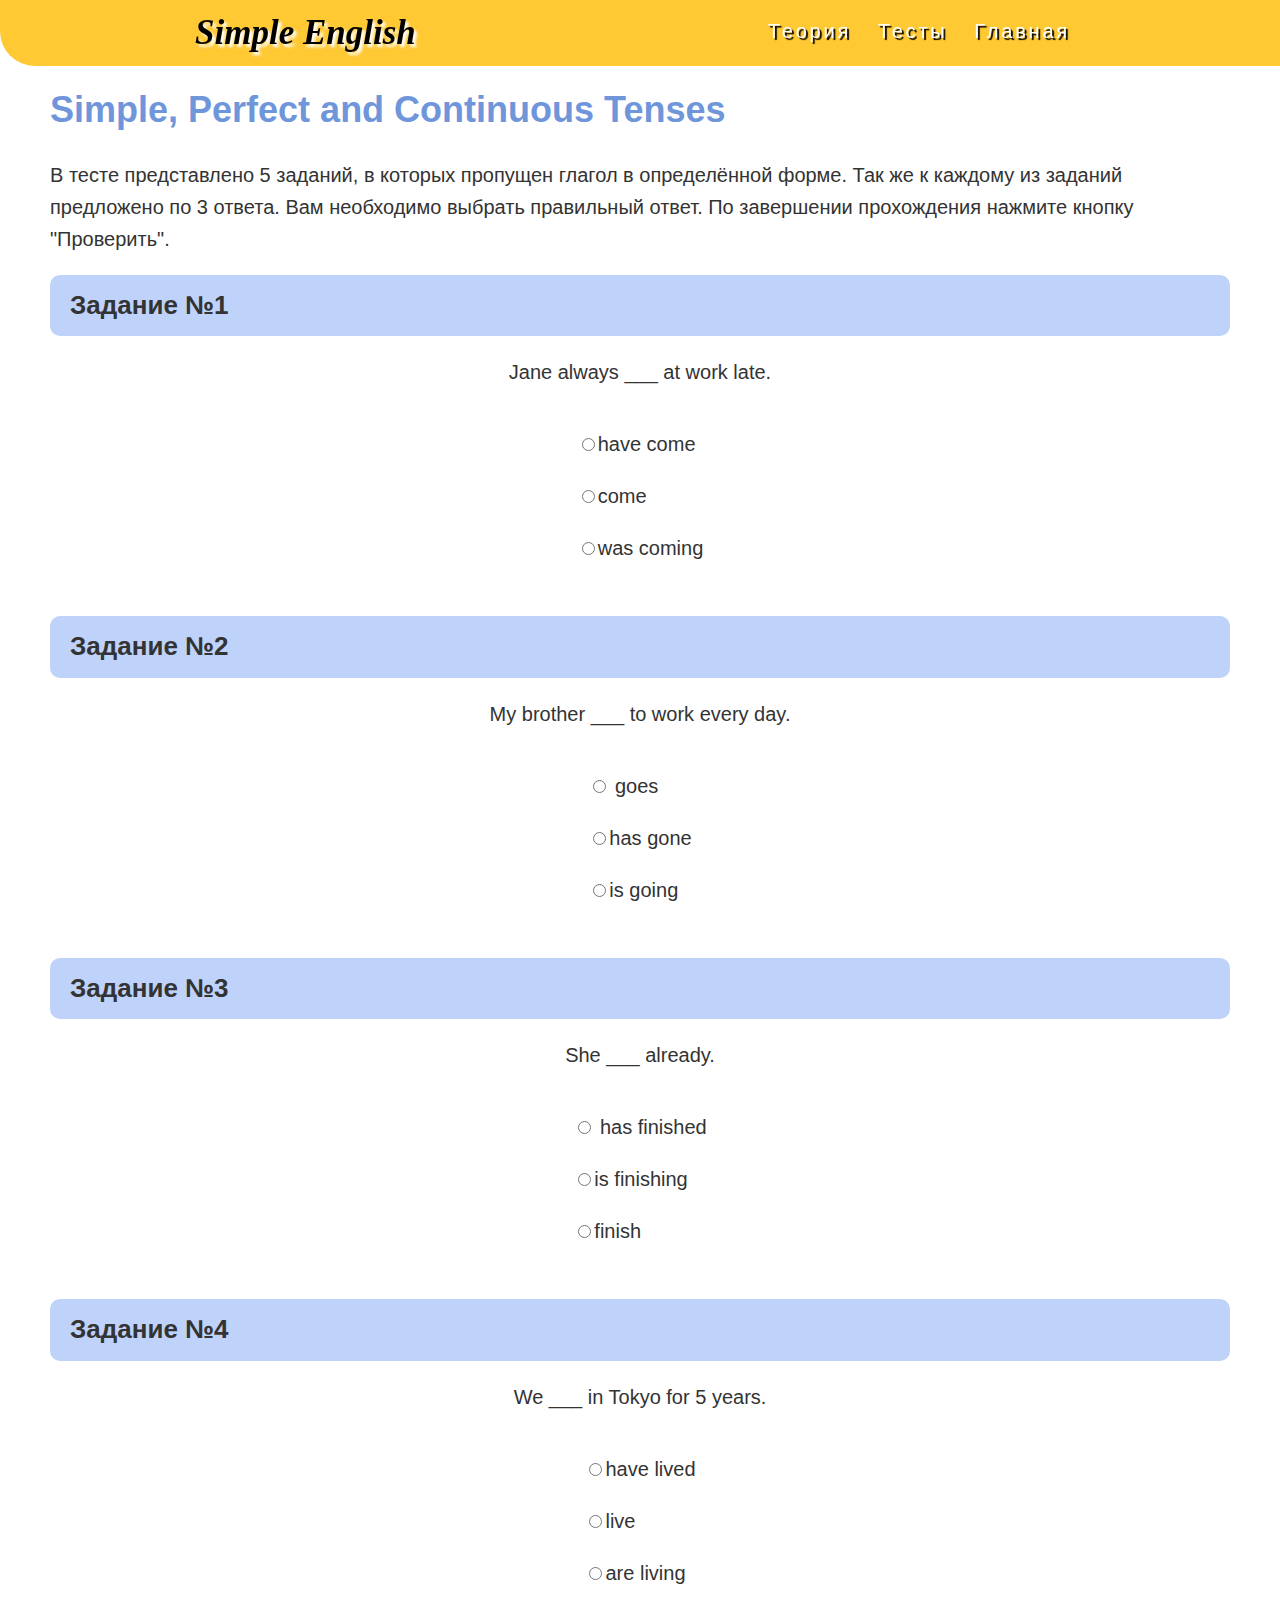
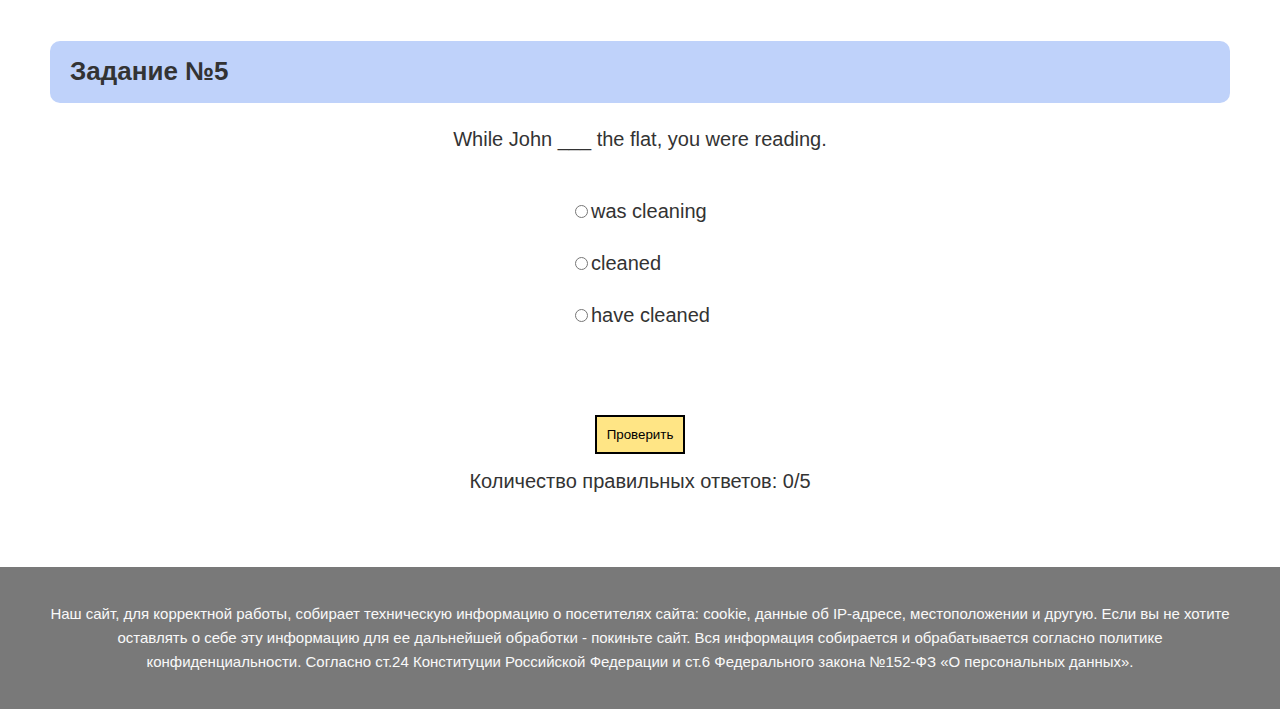
<file: КурсоваяРабота/pract_3.html>
<!DOCTYPE html>
<html>
<head>
	<meta charset="UTF-8">
	<meta name="viewport" content="width=device-width, user-scalable=no, initial-scale=1.0, maximum-scale=1.0, minimum-scale=1.0">
	<title>ToDo</title>
	<link rel="stylesheet" type="text/css" href="css/pract.css">
	<link rel="icon" href="images/SE-Logo.jpg" type="image/jpg" >
    <script src="scripts/dropdown.js"></script>   
</head>
<body>
   
    <header class="header">
        <div class="container_for_header">
            <div class="header_inner">
                <div class="header_logo">Simple English</div>
                
                <nav class="nav1">
                    <a class="nav_link" href="index.html#teor_menu">Теория</a>
                    <a class="nav_link" href="index.html#pract_menu">Тесты</a>
                    <a class="nav_link" href="index.html#info">Главная</a>
                </nav>
                
                
                <div class="dropdown">
                    <button  onclick="myFunction()" class="dropbtn">
                        Меню
                    </button>
                    <div id="myDropdown" class="dropdown-content">
                     <a href="index.html#teor_menu">Теория</a>
                      <a href="index.html#pract_menu">Тесты</a>
                      <a href="index.html#info">Главная</a>
                     
                    </div>
                </div>
                                
            </div>
        </div>
    </header>
        
        
        
        
        
        
        <div class="sidenav">
			<h6>Теория</h6>
			<ul>
				<li>
					<a class="teory_href smooth_click" href="teor_simple.html#Present_Simple_teor">    
						Present Simple
					</a>
				</li>
				<li>
					<a class="teory_href smooth_click" href="teor_simple.html#Past_Simple_teor">
						Past Simple 
					</a>
				</li>
				<li>
					<a class="teory_href smooth_click" href="teor_simple.html#Future_Simple_teor">
				        Future Simple 
					</a>
				</li>
				<li>                            
					<a class="teory_href smooth_click" href="teor_perfect.html#start">
						Present Perfect 
					</a>
				</li>
				<li>
					<a class="teory_href smooth_click" href="teor_perfect.html#second">
						Past Perfect
					</a>
				</li>
				<li>                        
					<a class="teory_href smooth_click" href="teor_perfect.html#third">
						Future Perfect 
					</a>
				</li>
				<li>
					<a class="teory_href smooth_click" href="teor_continuous.html#start">
						Present Continuous
					</a>
				</li>
				<li>
					<a class="teory_href smooth_click" href="teor_continuous.html#second">
						Past Continuous
					</a>
				</li>
				<li>
					<a class="teory_href smooth_click" href="teor_continuous.html#third">
						Future Continuous
					</a>
				</li>
				<li>
					<a class="teory_href smooth_click" href="teor_perfect_continuous.html#start">
						Present Perfect Continuous 
					</a>
				</li>
				<li>
					<a class="teory_href smooth_click" href="teor_perfect_continuous.html#second">
						Past Perfect Continuous 
					</a>
				</li>
				<li>
					<a class="teory_href smooth_click" href="teor_perfect_continuous.html#third">
						Future Perfect Continuous
					</a>
				</li>
				
				
				
				
            </ul>
                
            <h6>Практика</h6>
			<ul>
				<li>
					<a class="teory_href smooth_click" href="pract.html">     
						Simple Tenses
					</a>
				</li>
				<li>
					<a class="teory_href smooth_click" href="pract_2.html">
						Simple and Perfect Tenses 
					</a>
				</li>
				<li>
					<a class="teory_href smooth_click" href="pract_3.html" style="color:#4f96db;">
				        Simple, Perfect and Continuous 
					</a>
				</li>
				<li>                            
					<a class="teory_href smooth_click" href="pract_4.html">
						All time groups  
					</a>
				</li>
								
				
            </ul>           
            
        </div>
        
        
         <div class="container_for_header_logo">
            <div class="header_logo_name">
              <a href="index.html" class="name">SimpleEnglish</a>
               <div class="after_name">Практический раздел</div>
               <div class="after_name_mini"></div>
               
            </div>
        </div>
        
        
        
    <div class="container">
        <h1 class="topic_name">Simple, Perfect and Continuous Tenses</h1>
        <p>В тесте представлено 5 заданий, в которых пропущен глагол в определённой форме. Так же к каждому из заданий предложено по 3 ответа. Вам необходимо выбрать правильный ответ. По завершении прохождения нажмите кнопку "Проверить".</p>
    
		<div id="zadanie1" class="sector">
			<div class="select">
                <div class="number_question">
                    <p>Задание №1</p>
                </div>
                <div>
                    <p class="question">1) В каком году начинается 21 век</p>
                </div>              
                    <div class="answer_inline_center">
                        <p class="pneed"><input type="radio" value="1" name="radiobutton"><span class="answer"> 2000</span></p>
                        <p class="pneed"><input type="radio" value="2" name="radiobutton"><span class="answer">1090</span></p>
                        <p class="pneed"><input type="radio" value="3" name="radiobutton"><span class="answer">1999</span></p>
                    </div>
                <div class="eror">Отметьте вариант ответа, пожалуйста.</div>
			</div>
			<br>
			
		</div>

		<div id="zadanie2" class="sector">
			<div class="select">
               
               <div class="number_question">
                   <p>Задание №2</p>
               </div>
               <div>
                   <p class="question">1)Какая фамилия Наполеана</p>
               </div>
               <div class="answer_inline_center">
                   <p class="pneed"><input type="radio" value="1" name="radiobutton1"> <span class="answer">Наполеон</span></p>
                   <p class="pneed"><input type="radio" value="2" name="radiobutton1"><span class="answer">Наполеон Бонапарт</span></p>
                   <p class="pneed"><input type="radio" value="3" name="radiobutton1"><span class="answer">Бонапарт</span>
               </div>
               <div  class="eror">Отметьте вариант ответа, пожалуйста.</div>
			</div>
			<br>
			
		</div>
		
		<div id="zadanie3" class="sector">
			<div class="select">
                <div class="number_question">
                    <p>Задание №3</p>
                </div>
				<div>
				    <p class="question">1)Как фамилия Наполеона</p>
				</div>
                <div class="answer_inline_center">
                    <p class="pneed"><input type="radio" value="1" name="radiobutton2"> <span class="answer">Наполеона</span></p>
                    <p class="pneed"><input type="radio" value="2" name="radiobutton2"><span class="answer">Наполеон Бонапарт</span></p>
                    <p class="pneed"><input type="radio" value="3" name="radiobutton2"><span class="answer">Бонапарт</span></p>
                </div>
                <div  class="eror">Отметьте вариант ответа, пожалуйста.</div>
			</div>
			<br>
			
		</div>
		
		<div id="zadanie4" class="sector">
			<div class="select">
                <div class="number_question">
                    <p>Задание №4</p>
                </div>
                <div>
                    <p class="question">1) В каком году начинается 21 век</p>
                </div>              
                    <div class="answer_inline_center">
                        <p class="pneed"><input type="radio" value="1" name="radiobutton3"><span class="answer"> 2000</span></p>
                        <p class="pneed"><input type="radio" value="2" name="radiobutton3"><span class="answer">1090</span></p>
                        <p class="pneed"><input type="radio" value="3" name="radiobutton3"><span class="answer">1999</span></p>
                    </div>
                <div class="eror">Отметьте вариант ответа, пожалуйста.</div>
			</div>
			<br>
			
		</div>
		
		<div id="zadanie5" class="sector">
			<div class="select">
                <div class="number_question">
                    <p>Задание №5</p>
                </div>
                <div>
                    <p class="question">1) В каком году начинается 21 век</p>
                </div>              
                    <div class="answer_inline_center">
                        <p class="pneed"><input type="radio" value="1" name="radiobutton4"><span class="answer"> 2000</span></p>
                        <p class="pneed"><input type="radio" value="2" name="radiobutton4"><span class="answer">1090</span></p>
                        <p class="pneed"><input type="radio" value="3" name="radiobutton4"><span class="answer">1999</span></p>
                    </div>
                <div class="eror">Отметьте вариант ответа, пожалуйста.</div>
			</div>
			<br>
			
		</div>

		<br>	
				
		<div class="btn_area">
		    <button type="button" class="btn btn-end">Проверить</button>
		</div>
		

		<div class="Unswer">
			<p>Количество правильных ответов: <span id="corrent_answer">0</span>/5</p><p></p>
		</div>
       
       <div class="good_mark" style="display: none;">
           <p>Молодец! Продолжай в том же духе!</p>
       </div>
        <div class="bad_mark" style="display: none;">
           <p>Думаю, стоит ещё раз повторить материал))</p>
       </div>
       
       <div class="after_answer">
           <div class="btn_area btn_area_left">
                       <button onclick="previous()" type="button" class="btn btn-end">Повторить материал</button>
           </div>
           
           <div class="btn_area btn_area_right">
                    <button onclick="next()" type="button" class="btn btn-end">Перейти к новой теме</button>
           </div>
       </div>
       
       
    </div>
	
	<footer>
		<p>
			Наш сайт, для корректной работы, собирает техническую информацию о посетителях сайта: cookie, данные об IP-адресе, местоположении и другую.
			Если вы не хотите оставлять о себе эту информацию для ее дальнейшей обработки - покиньте сайт.
			Вся информация собирается и обрабатывается согласно политике конфиденциальности.
			Согласно ст.24 Конституции Российской Федерации и ст.6 Федерального закона №152-ФЗ «О персональных данных».
		</p>
	</footer>

	<script src="scripts/simple_perfect_continuous(pr_pa_fu).js"></script>	
	<script src="scripts/script_for_pract.js"></script>	
</body>
</html>
</file>
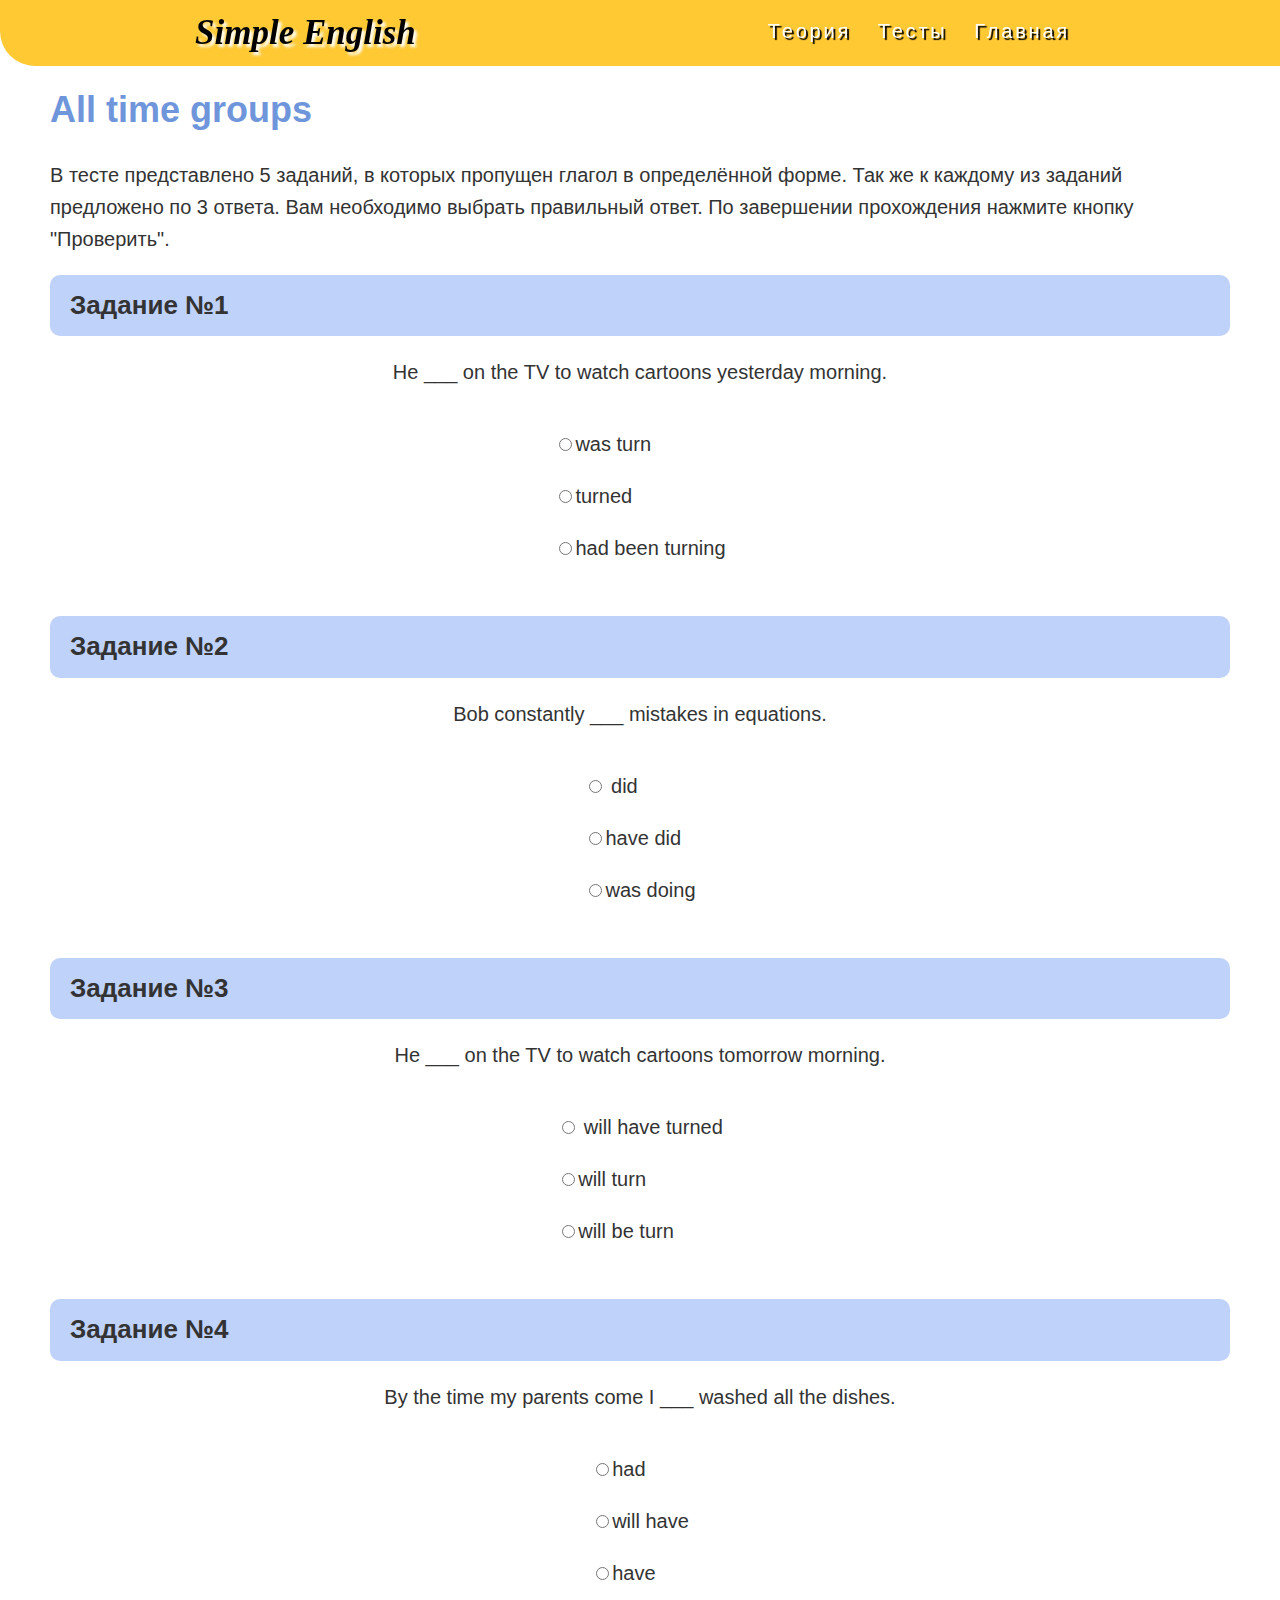
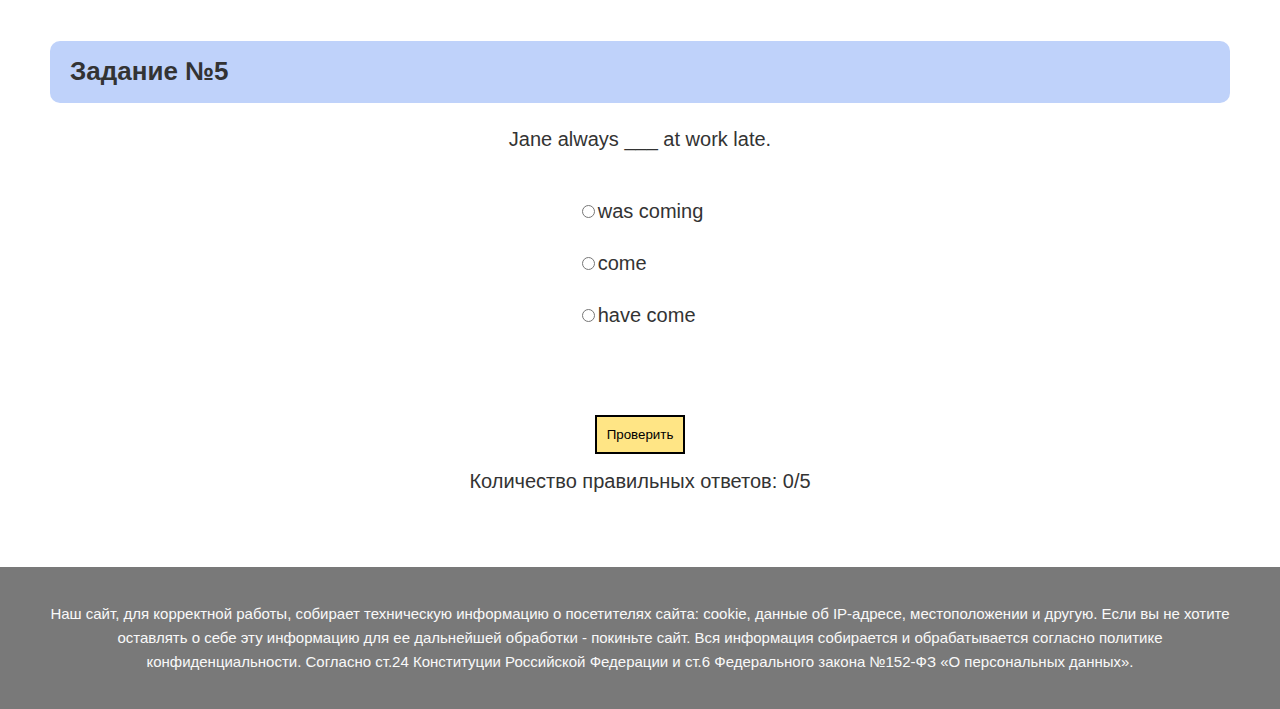
<file: КурсоваяРабота/pract_4.html>
<!DOCTYPE html>
<html>
<head>
	<meta charset="UTF-8">
	<meta name="viewport" content="width=device-width, user-scalable=no, initial-scale=1.0, maximum-scale=1.0, minimum-scale=1.0">
	<title>ToDo</title>
	<link rel="stylesheet" type="text/css" href="css/pract.css">
	<link rel="icon" href="images/SE-Logo.jpg" type="image/jpg" >
    <script src="scripts/dropdown.js"></script>   
</head>
<body>
   
    <header class="header">
        <div class="container_for_header">
            <div class="header_inner">
                <div class="header_logo">Simple English</div>
                
                <nav class="nav1">
                    <a class="nav_link" href="index.html#teor_menu">Теория</a>
                    <a class="nav_link" href="index.html#pract_menu">Тесты</a>
                    <a class="nav_link" href="index.html#info">Главная</a>
                </nav>
                
                
                <div class="dropdown">
                    <button  onclick="myFunction()" class="dropbtn">
                        Меню
                    </button>
                    <div id="myDropdown" class="dropdown-content">
                     <a href="index.html#teor_menu">Теория</a>
                      <a href="index.html#pract_menu">Тесты</a>
                      <a href="index.html#info">Главная</a>
                     
                    </div>
                </div>
                                
            </div>
        </div>
    </header>
        
        
        
        
        
        
        <div class="sidenav">
			<h6>Теория</h6>
			<ul>
				<li>
					<a class="teory_href smooth_click" href="teor_simple.html#Present_Simple_teor">    
						Present Simple
					</a>
				</li>
				<li>
					<a class="teory_href smooth_click" href="teor_simple.html#Past_Simple_teor">
						Past Simple 
					</a>
				</li>
				<li>
					<a class="teory_href smooth_click" href="teor_simple.html#Future_Simple_teor">
				        Future Simple 
					</a>
				</li>
				<li>                            
					<a class="teory_href smooth_click" href="teor_perfect.html#start">
						Present Perfect 
					</a>
				</li>
				<li>
					<a class="teory_href smooth_click" href="teor_perfect.html#second">
						Past Perfect
					</a>
				</li>
				<li>                        
					<a class="teory_href smooth_click" href="teor_perfect.html#third">
						Future Perfect 
					</a>
				</li>
				<li>
					<a class="teory_href smooth_click" href="teor_continuous.html#start">
						Present Continuous
					</a>
				</li>
				<li>
					<a class="teory_href smooth_click" href="teor_continuous.html#second">
						Past Continuous
					</a>
				</li>
				<li>
					<a class="teory_href smooth_click" href="teor_continuous.html#third">
						Future Continuous
					</a>
				</li>
				<li>
					<a class="teory_href smooth_click" href="teor_perfect_continuous.html#start">
						Present Perfect Continuous 
					</a>
				</li>
				<li>
					<a class="teory_href smooth_click" href="teor_perfect_continuous.html#second">
						Past Perfect Continuous 
					</a>
				</li>
				<li>
					<a class="teory_href smooth_click" href="teor_perfect_continuous.html#third">
						Future Perfect Continuous
					</a>
				</li>
				
				
				
				
            </ul>
                
            <h6>Практика</h6>
			<ul>
				<li>
					<a class="teory_href smooth_click" href="pract.html">     
						Simple Tenses
					</a>
				</li>
				<li>
					<a class="teory_href smooth_click" href="pract_2.html">
						Simple and Perfect Tenses 
					</a>
				</li>
				<li>
					<a class="teory_href smooth_click" href="pract_3.html">
				        Simple, Perfect and Continuous 
					</a>
				</li>
				<li>                            
					<a class="teory_href smooth_click" href="pract_4.html" style="color:#4f96db;">
						All time groups  
					</a>
				</li>
								
				
            </ul>           
            
        </div>
        
        
         <div class="container_for_header_logo">
            <div class="header_logo_name">
              <a href="index.html" class="name">SimpleEnglish</a>
               <div class="after_name">Практический раздел</div>
               <div class="after_name_mini"></div>
               
            </div>
        </div>
        
        
        
    <div class="container">
        <h1 class="topic_name">All time groups</h1>
        <p>В тесте представлено 5 заданий, в которых пропущен глагол в определённой форме. Так же к каждому из заданий предложено по 3 ответа. Вам необходимо выбрать правильный ответ. По завершении прохождения нажмите кнопку "Проверить".</p>
    
		<div id="zadanie1" class="sector">
			<div class="select">
                <div class="number_question">
                    <p>Задание №1</p>
                </div>
                <div>
                    <p class="question">1) В каком году начинается 21 век</p>
                </div>              
                    <div class="answer_inline_center">
                        <p class="pneed"><input type="radio" value="1" name="radiobutton"><span class="answer"> 2000</span></p>
                        <p class="pneed"><input type="radio" value="2" name="radiobutton"><span class="answer">1090</span></p>
                        <p class="pneed"><input type="radio" value="3" name="radiobutton"><span class="answer">1999</span></p>
                    </div>
                <div class="eror">Отметьте вариант ответа, пожалуйста.</div>
			</div>
			<br>
			
		</div>

		<div id="zadanie2" class="sector">
			<div class="select">
               
               <div class="number_question">
                   <p>Задание №2</p>
               </div>
               <div>
                   <p class="question">1)Какая фамилия Наполеана</p>
               </div>
               <div class="answer_inline_center">
                   <p class="pneed"><input type="radio" value="1" name="radiobutton1"> <span class="answer">Наполеон</span></p>
                   <p class="pneed"><input type="radio" value="2" name="radiobutton1"><span class="answer">Наполеон Бонапарт</span></p>
                   <p class="pneed"><input type="radio" value="3" name="radiobutton1"><span class="answer">Бонапарт</span>
               </div>
               <div  class="eror">Отметьте вариант ответа, пожалуйста.</div>
			</div>
			<br>
			
		</div>
		
		<div id="zadanie3" class="sector">
			<div class="select">
                <div class="number_question">
                    <p>Задание №3</p>
                </div>
				<div>
				    <p class="question">1)Как фамилия Наполеона</p>
				</div>
                <div class="answer_inline_center">
                    <p class="pneed"><input type="radio" value="1" name="radiobutton2"> <span class="answer">Наполеона</span></p>
                    <p class="pneed"><input type="radio" value="2" name="radiobutton2"><span class="answer">Наполеон Бонапарт</span></p>
                    <p class="pneed"><input type="radio" value="3" name="radiobutton2"><span class="answer">Бонапарт</span></p>
                </div>
                <div  class="eror">Отметьте вариант ответа, пожалуйста.</div>
			</div>
			<br>
			
		</div>
		
		<div id="zadanie4" class="sector">
			<div class="select">
                <div class="number_question">
                    <p>Задание №4</p>
                </div>
                <div>
                    <p class="question">1) В каком году начинается 21 век</p>
                </div>              
                    <div class="answer_inline_center">
                        <p class="pneed"><input type="radio" value="1" name="radiobutton3"><span class="answer"> 2000</span></p>
                        <p class="pneed"><input type="radio" value="2" name="radiobutton3"><span class="answer">1090</span></p>
                        <p class="pneed"><input type="radio" value="3" name="radiobutton3"><span class="answer">1999</span></p>
                    </div>
                <div class="eror">Отметьте вариант ответа, пожалуйста.</div>
			</div>
			<br>
			
		</div>
		
		<div id="zadanie5" class="sector">
			<div class="select">
                <div class="number_question">
                    <p>Задание №5</p>
                </div>
                <div>
                    <p class="question">1) В каком году начинается 21 век</p>
                </div>              
                    <div class="answer_inline_center">
                        <p class="pneed"><input type="radio" value="1" name="radiobutton4"><span class="answer"> 2000</span></p>
                        <p class="pneed"><input type="radio" value="2" name="radiobutton4"><span class="answer">1090</span></p>
                        <p class="pneed"><input type="radio" value="3" name="radiobutton4"><span class="answer">1999</span></p>
                    </div>
                <div class="eror">Отметьте вариант ответа, пожалуйста.</div>
			</div>
			<br>
			
		</div>

		<br>	
				
		<div class="btn_area">
		    <button type="button" class="btn btn-end">Проверить</button>
		</div>
		

		<div class="Unswer">
			<p>Количество правильных ответов: <span id="corrent_answer">0</span>/5</p><p></p>
		</div>
       
       <div class="good_mark" style="display: none;">
           <p>Вы молодец! Все темы усвоены отлично!</p>
       </div>
        <div class="bad_mark" style="display: none;">
           <p>Думаю, стоит ещё раз повторить материал))</p>
       </div>
       
       <div class="after_answer">
           <div class="btn_area btn_area_left">
                       <button onclick="previous()" type="button" class="btn btn-end">Повторить материал</button>
           </div>
           
           <div class="btn_area btn_area_right">
                    <button onclick="next()" type="button" class="btn btn-end">Перейти на главную</button>
           </div>
       </div>
       
       
    </div>
	
	<footer>
		<p>
			Наш сайт, для корректной работы, собирает техническую информацию о посетителях сайта: cookie, данные об IP-адресе, местоположении и другую.
			Если вы не хотите оставлять о себе эту информацию для ее дальнейшей обработки - покиньте сайт.
			Вся информация собирается и обрабатывается согласно политике конфиденциальности.
			Согласно ст.24 Конституции Российской Федерации и ст.6 Федерального закона №152-ФЗ «О персональных данных».
		</p>
	</footer>

	<script src="scripts/simple_perfect_continuous_percon(pr_pa_fu).js"></script>	
	<script src="scripts/script_for_pract.js"></script>	
</body>
</html>
</file>
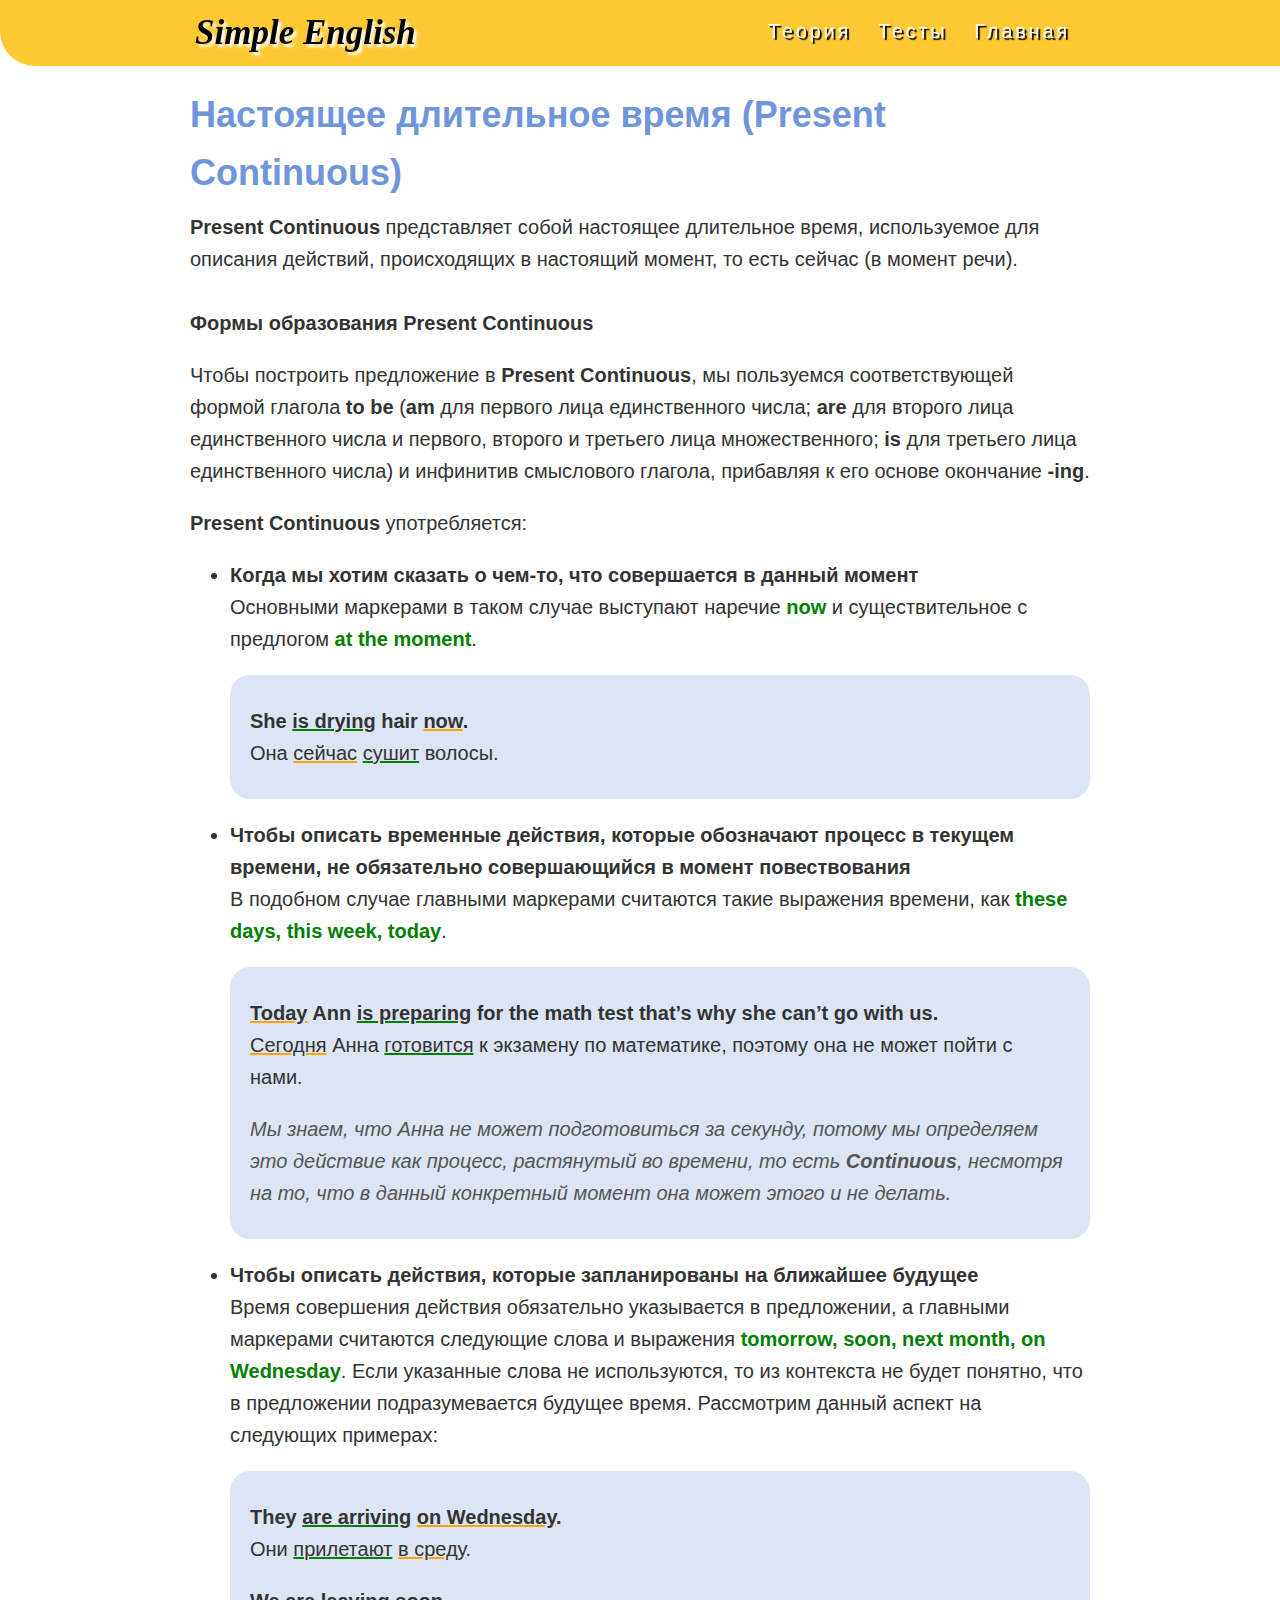
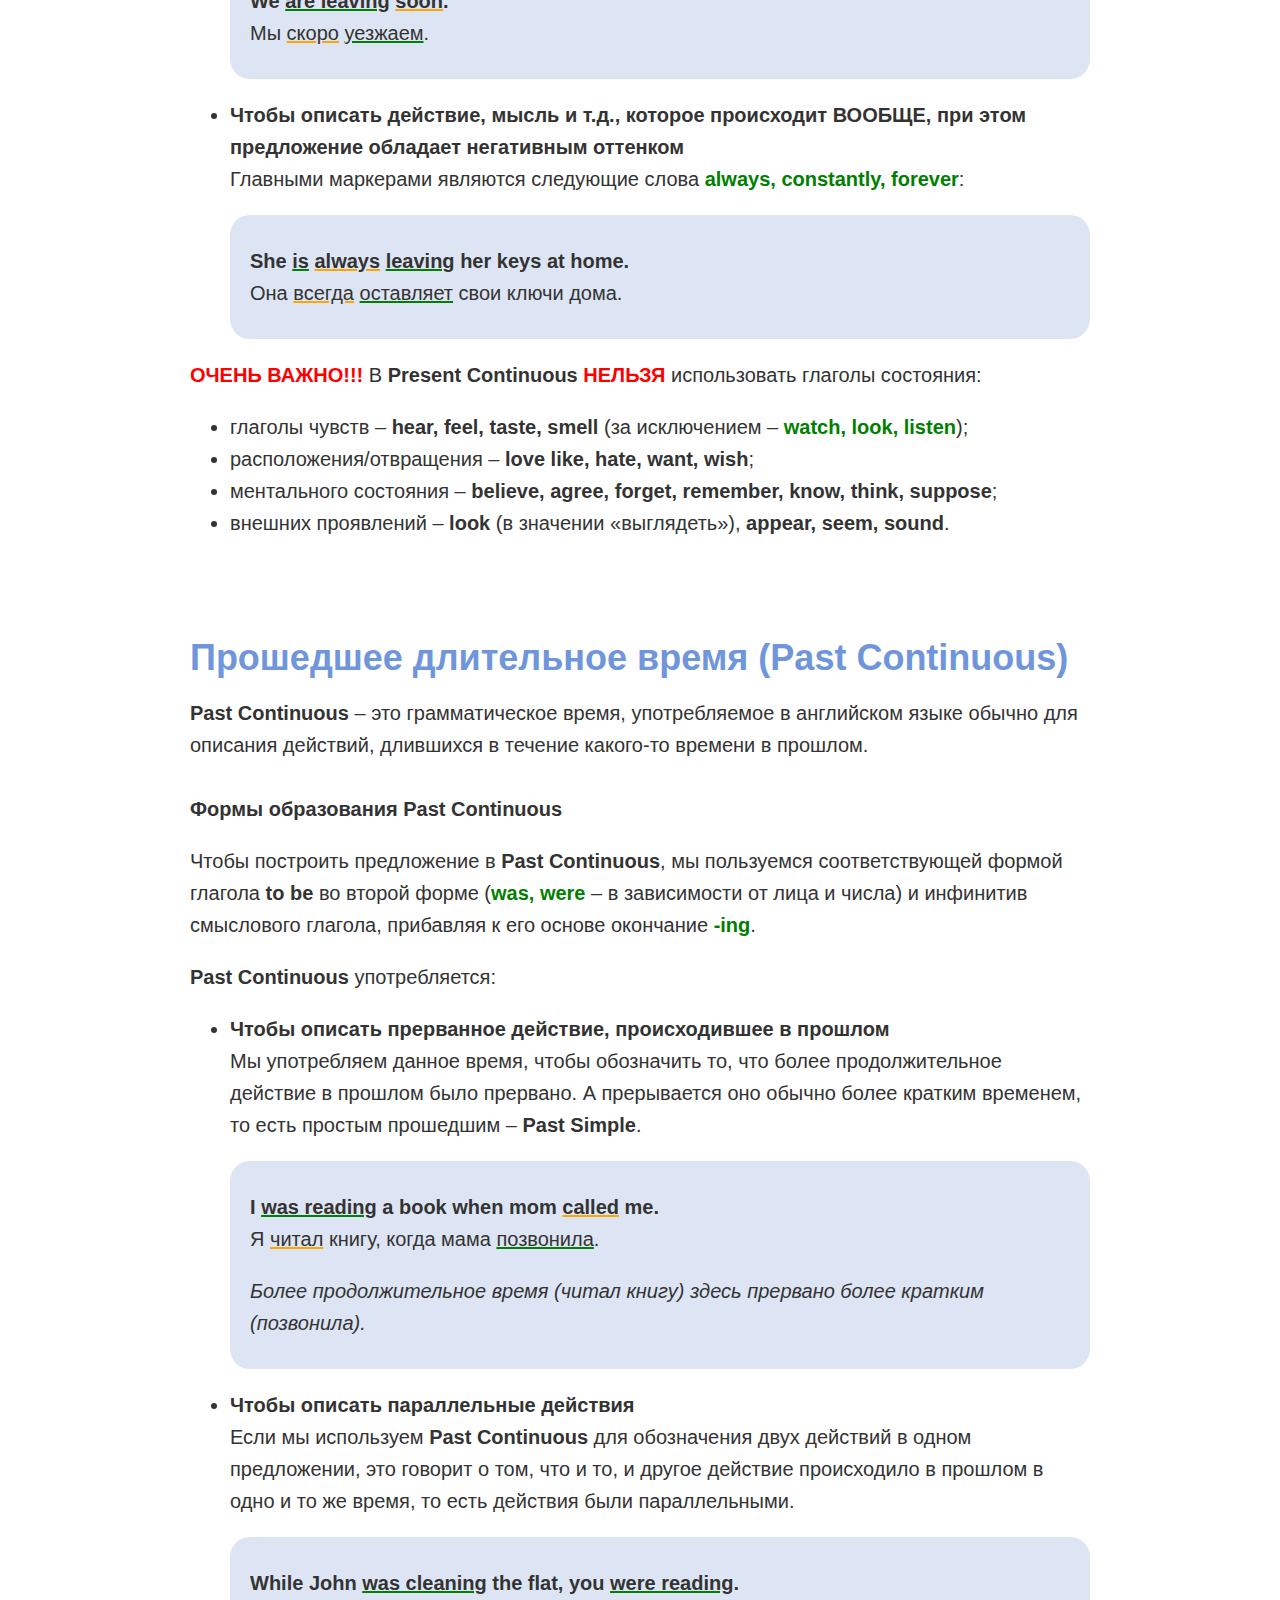
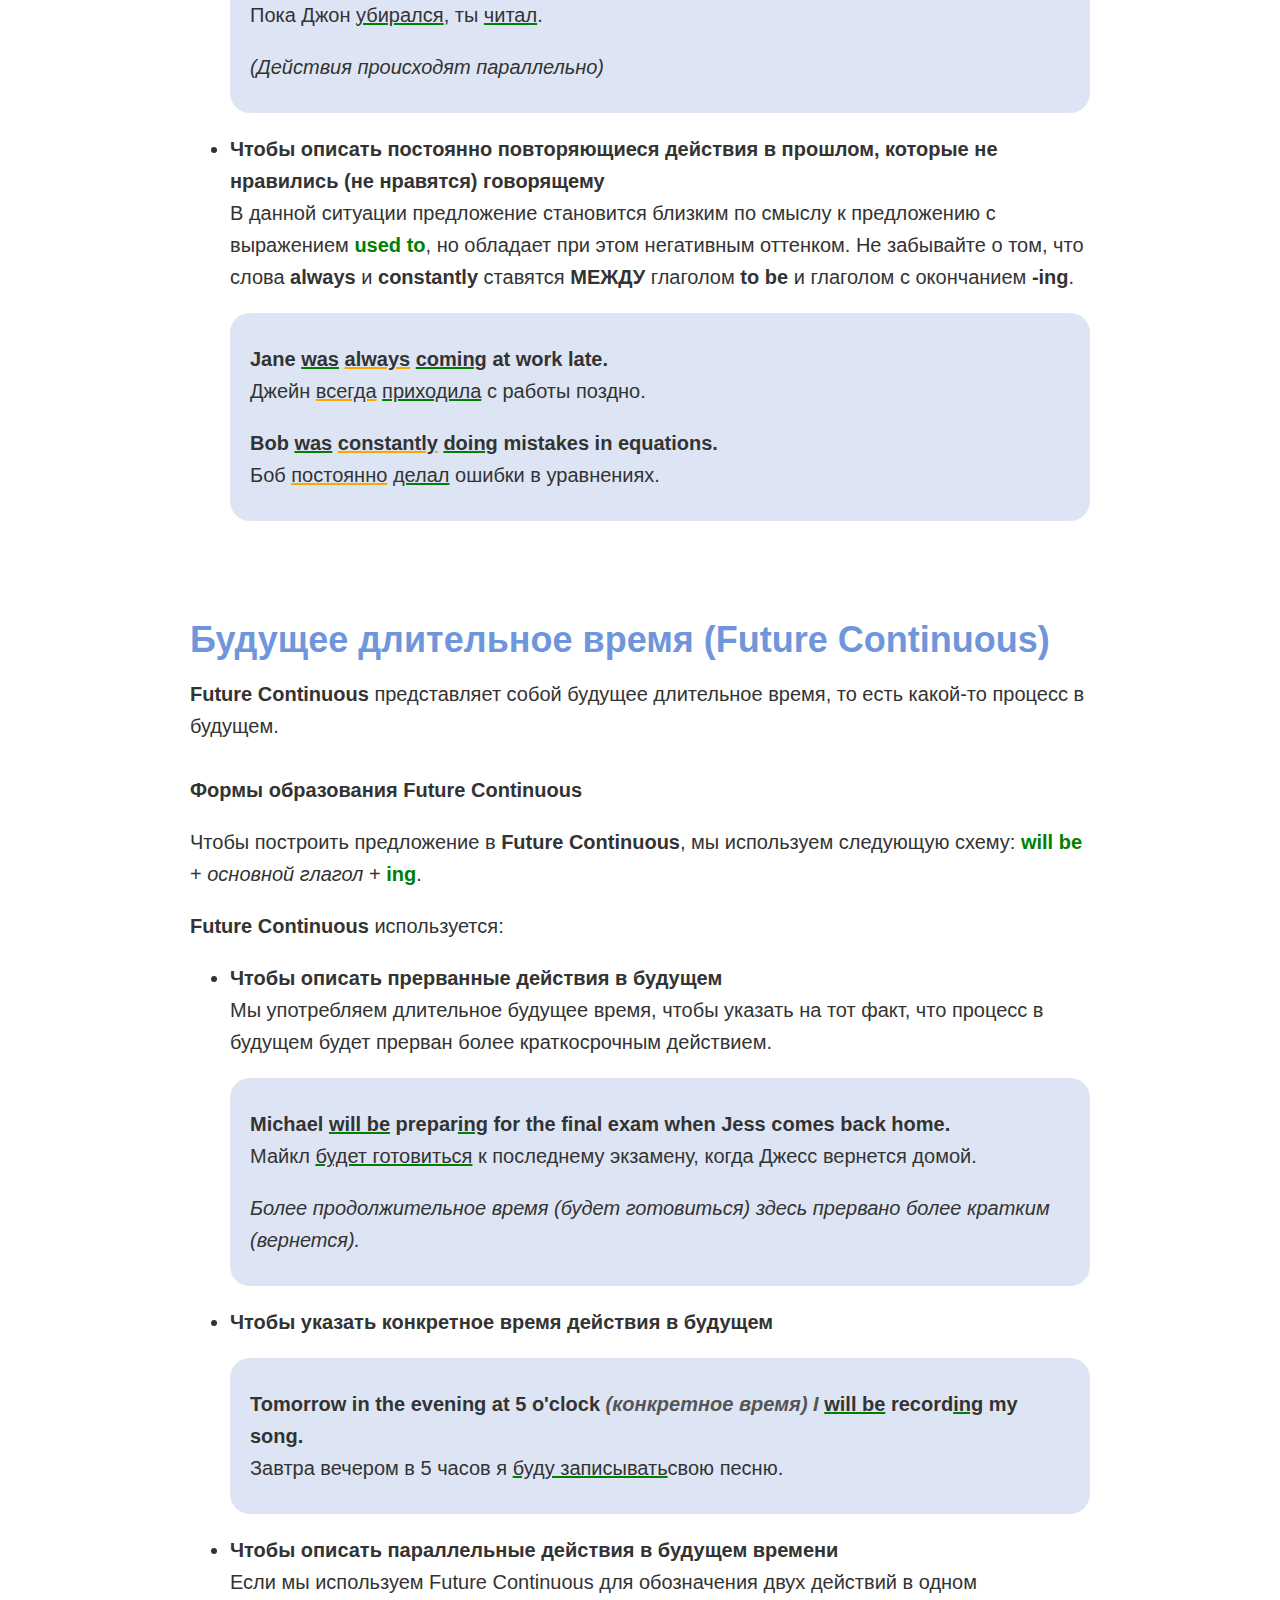
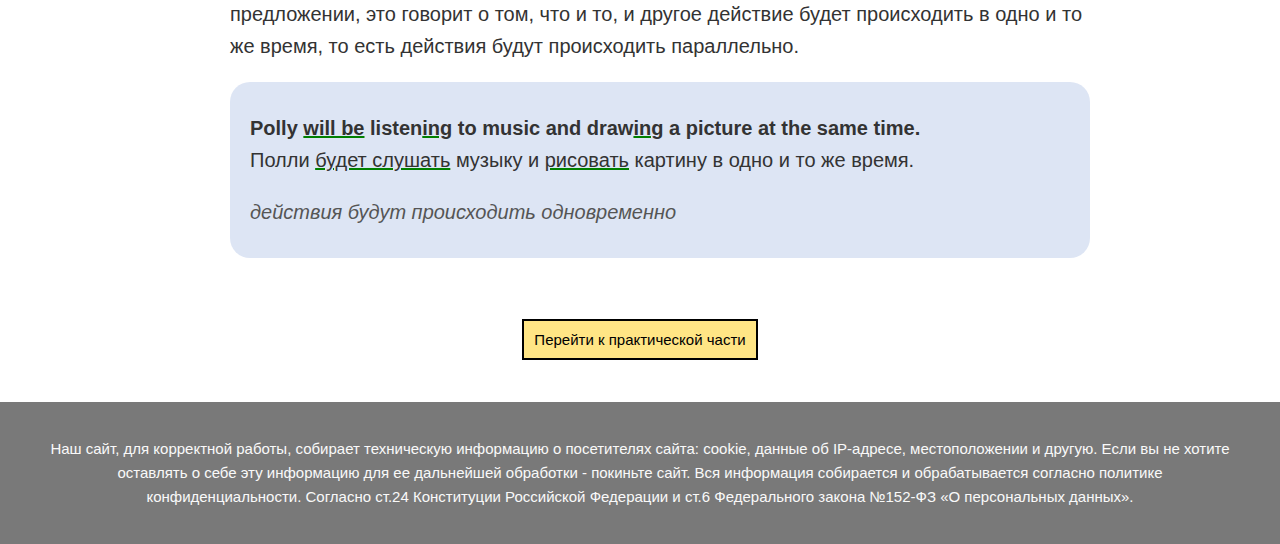
<file: КурсоваяРабота/teor_continuous.html>
<!DOCTYPE html>
<html>
	<head>
		<meta charset ="UTF-8">
		<meta name="viewport" content="width=device-width, user-scalable=no, initial-scale=1.0, maximum-scale=1.0, minimum-scale=1.0">
		<title>Simple English</title>
        <link rel="stylesheet" type="text/css" href="css/teor_simple.css">   
        <link rel="icon" href="images/SE-Logo.jpg" type="image/jpg">   
        <script src="scripts/dropdown.js"></script>     
	</head>
	
	<body>                      
    <header class="header">
        <div class="container_for_header">
            <div class="header_inner">
                <div class="header_logo">Simple English</div>
                
                <nav class="nav1">
                    <a class="nav_link" href="index.html#teor_menu">Теория</a>
                    <a class="nav_link" href="index.html#pract_menu">Тесты</a>
                    <a class="nav_link" href="index.html#info">Главная</a>
                </nav>
                
                
                <div class="dropdown">
                    <button  onclick="myFunction()" class="dropbtn">
                        Меню
                    </button>
                    <div id="myDropdown" class="dropdown-content">
                     <a href="index.html#teor_menu">Теория</a>
                      <a href="index.html#pract_menu">Тесты</a>
                      <a href="index.html#info">Главная</a>
                     
                    </div>
                </div>
                                
            </div>
        </div>
    </header>
                        
                                
                                        
                                                
                                                                
        
        <div class="sidenav">
			<h6>Теория</h6>
			<ul>
				<li>
					<a class="teory_href" href="teor_simple.html#start">
						Present Simple
					</a>
				</li>
				<li>
					<a class="teory_href" href="teor_simple.html#second">
						Past Simple 
					</a>
				</li>
				<li>
					<a class="teory_href" href="teor_simple.html#third">
				        Future Simple 
					</a>
				</li>
				<li>                            
					<a  class="teory_href" href="teor_perfect.html#start">
						Present Perfect 
					</a>
				</li>
				<li>
					<a class="teory_href" href="teor_perfect.html#second">
						Past Perfect
					</a>
				</li>
				<li>                        
					<a class="teory_href" href="teor_perfect.html#third">
						Future Perfect 
					</a>
				</li>
				<li>
					<a id="f" class="teory_href smooth_click teory_href_now" href="#start">
						Present Continuous
					</a>
				</li>
				<li>
					<a id="s" class="teory_href smooth_click" href="#second">
						Past Continuous
					</a>
				</li>
				<li>
					<a id="t" class="teory_href smooth_click" href="#third">
						Future Continuous
					</a>
				</li>
				<li>
					<a class="teory_href" href="teor_perfect_continuous.html#start">
						Present Perfect Continuous 
					</a>
				</li>
				<li>
					<a class="teory_href" href="teor_perfect_continuous.html#second">
						Past Perfect Continuous 
					</a>
				</li>
				<li>
					<a class="teory_href" href="teor_perfect_continuous.html#third">
						Future Perfect Continuous
					</a>
				</li>
				
				
            
            </ul>
            
            
            <h6>Практика</h6>
			<ul>
				<li>
					<a class="teory_href" href="pract.html">     
<!--
						<span class="button_line button_line_top"></span>
						<span class="button_line button_line_bottom"></span>
						<span class="button_line button_line_left"></span>
						<span class="button_line button_line_right"></span>
-->
				        Simple Tenses
					</a>
				</li>
				<li>
					<a class="teory_href" href="pract_2.html">
						Simple and Perfect Tenses 
					</a>
				</li>
				<li>
					<a class="teory_href" href="pract_3.html">
				        Simple, Perfect and Continuous 
					</a>
				</li>
				<li>                            
					<a class="teory_href" href="pract_4.html">
						All time groups 
					</a>
				</li>
								
				
            
            </ul>
            
            
        </div>
               
               
        
        <div id="start" class="container_for_header_logo">
            <div class="header_logo_name">
              <a href="index.html" class="name">SimpleEnglish</a>
<!--              <div class="name">SimpleEnglish</div>-->
               <div class="after_name">Теоретический раздел</div>
               <div class="after_name_mini"></div>
               
            </div>
        </div>
               
               
               
<!-- Настоящее время -->
        <div class="container" id="first">
            <div>
                <h1 class="topic_name">Настоящее длительное время (Present Continuous)</h1>
               <b>Present Continuous</b> представляет собой настоящее длительное время, используемое для описания действий, происходящих в настоящий момент, то есть сейчас (в момент речи).                         
            </div> 
            <br>     
            <h4><b>Формы образования Present Continuous</b></h4>
            <p>Чтобы построить предложение в <b>Present Continuous</b>, мы пользуемся соответствующей формой глагола <b>to be</b> (<b>am</b> для первого лица единственного числа; <b>are</b> для второго лица единственного числа и первого, второго и третьего лица множественного; <b>is</b> для третьего лица единственного числа) и инфинитив смыслового глагола, прибавляя к его основе окончание <b>‑ing</b>.</p>
            <p><b>Present Continuous</b> употребляется:</p>
            <ul>
                <li>
                    <p><b>Когда мы хотим сказать о чем-то, что совершается в данный момент</b>
                    <br>
                    <span>Основными маркерами в таком случае выступают наречие <b style="color: green">now</b> и существительное с предлогом <b style="color: green">at the moment</b>.</span>
                    <div class="example">
                        <p><b>She <span style="color: green;text-decoration: underline;"><span style="color: #333">is drying</span></span> hair <span style="color: orange;text-decoration: underline;"><span style="color: #333">now</span></span>.</b><br>Она <span style="color: orange;text-decoration: underline;"><span style="color: #333">сейчас</span></span><span> </span> <span style="color: green;text-decoration: underline;"><span style="color: #333">сушит</span></span> волосы. </p>
                    </div>                    
                </li>
                <li>
                    <p><b>Чтобы описать временные действия, которые обозначают процесс в текущем времени, не обязательно совершающийся в момент повествования</b>
                    <br>
                    <span>В подобном случае главными маркерами считаются такие выражения времени, как <b style="color: green">these days, this week, today</b>.</span>
                    <div class="example">
                        <p><b><span style="color: orange;text-decoration: underline;"><span style="color: #333">Today</span></span> Ann <span style="color: green;text-decoration: underline;"><span style="color: #333">is preparing</span></span> for the math test that’s why she can’t go with us.</b><br><span style="color: orange;text-decoration: underline;"><span style="color: #333">Сегодня</span></span> Анна <span style="color: green;text-decoration: underline;"><span style="color: #333">готовится</span></span> к экзамену по математике, поэтому она не может пойти с нами. 
                        <p><i style="color: #555">Мы знаем, что Анна не может подготовиться за секунду, потому мы определяем это действие как процесс, растянутый во времени, то есть <b>Continuous</b>, несмотря на то, что в данный конкретный момент она может этого и не делать.</i></p>
                    </div>                    
                </li>
                 <li>
                    <p><b>Чтобы описать действия, которые запланированы на ближайшее будущее</b>
                    <br>
                    <span>Время совершения действия обязательно указывается в предложении, а главными маркерами считаются следующие слова и выражения <b style="color: green">tomorrow, soon, next month, on Wednesday</b>. Если указанные слова не используются, то из контекста не будет понятно, что в предложении подразумевается будущее время. Рассмотрим данный аспект на следующих примерах:</span>
                    <div class="example">
                       
                        <p><b>They <span style="color: green;text-decoration: underline;"><span style="color: #333">are arriving</span></span> <span> </span> <span style="color: orange;text-decoration: underline;"><span style="color: #333">on Wednesday</span></span>.</b><br>Они <span style="color: green;text-decoration: underline;"><span style="color: #333">прилетают</span></span> <span> </span> <span style="color: orange;text-decoration: underline;"><span style="color: #333">в среду</span></span>.
                        </p>
                        <p><b>We <span style="color: green;text-decoration: underline;"><span style="color: #333">are leaving</span></span> <span> </span> <span style="color: orange;text-decoration: underline;"><span style="color: #333">soon</span></span>.</b><br>Мы <span style="color: orange;text-decoration: underline;"><span style="color: #333">скоро</span></span> <span> </span> <span style="color: green;text-decoration: underline;"><span style="color: #333">уезжаем</span></span>.
                        </p>
                    </div>                    
                </li>
                 <li>
                    <p><b>Чтобы описать действие, мысль и т.д., которое происходит ВООБЩЕ, при этом предложение обладает негативным оттенком</b>
                    <br>
                    <span>Главными маркерами являются следующие слова <b style="color: green">always, constantly, forever</b>:</span>
                    <div class="example">
                       
                        <p><b>She <span style="color: green;text-decoration: underline;"><span style="color: #333">is</span></span> <span> </span> <span style="color: orange;text-decoration: underline;"><span style="color: #333">always</span></span> <span> </span> <span style="color: green;text-decoration: underline;"><span style="color: #333">leaving</span></span> her keys at home.</b><br>Она <span style="color: orange;text-decoration: underline;"><span style="color: #333">всегда</span></span> <span> </span> <span style="color: green;text-decoration: underline;"><span style="color: #333">оставляет</span></span> свои ключи дома.
                    </div>                    
                </li>
            </ul>
            <p><b style="color: red">ОЧЕНЬ ВАЖНО!!!</b> В <b>Present Continuous</b> <b style="color: red">
            НЕЛЬЗЯ</b> использовать глаголы состояния:</p>
            <ul>
                <li>глаголы чувств – <b>hear, feel, taste, smell</b> (за исключением – <b style="color: green">watch, look, listen</b>);</li>
                <li>расположения/отвращения – <b>love like, hate, want, wish</b>;</li>
                <li>ментального состояния – <b>believe, agree, forget, remember, know, think, suppose</b>;</li>
                <li>внешних проявлений – <b>look</b> (в значении «выглядеть»), <b>appear, seem, sound</b>.</li>
            </ul>
            
        </div>
            
             
            
<!-- Прошедшее время -->
        <div class="container" id="second">
            <div id="Past_Simple_teor">
                <h1 class="topic_name">Прошедшее длительное время (Past Continuous)</h1>
                <b>Past Continuous</b> – это грамматическое время, употребляемое в английском языке обычно для описания действий, длившихся в течение какого-то времени в прошлом.
            </div>     
            
            
             <br>     
            <h4><b>Формы образования Past Continuous</b></h4>
            <p>Чтобы построить предложение в <b>Past Continuous</b>, мы пользуемся соответствующей формой глагола <b>to be</b> во второй форме (<b style="color: green">was, were</b style="color: green"> – в зависимости от лица и числа) и инфинитив смыслового глагола, прибавляя к его основе окончание <b style="color: green">‑ing</b>.</p>
            <p><b>Past Continuous</b> употребляется:</p>
            
            <ul>
                <li>
                    <p><b>Чтобы описать прерванное действие, происходившее в прошлом</b>
                    <br>
                    <span>Мы употребляем данное время, чтобы обозначить то, что более продолжительное действие в прошлом было прервано. А прерывается оно обычно более кратким временем, то есть простым прошедшим – <b>Past Simple</b>.</span>
                    <div class="example">
                       
                        <p><b>I <span style="color: green;text-decoration: underline;"><span style="color: #333">was reading</span></span> a book when mom <span style="color: orange;text-decoration: underline;"><span style="color: #333">called</span></span> me.</b><br>Я <span style="color: orange;text-decoration: underline;"><span style="color: #333">читал</span></span> книгу, когда мама <span style="color: green;text-decoration: underline;"><span style="color: #333">позвонила</span></span>.
                         <p><i style="#555">Более продолжительное время (читал книгу) здесь прервано более кратким (позвонила).</i></p> 
                    </div>                                     
                </li>
                <li>
                    <p><b>Чтобы описать параллельные действия</b>
                    <br>
                    <span>Если мы используем <b>Past Continuous</b> для обозначения двух действий в одном предложении, это говорит о том, что и то, и другое действие происходило в прошлом в одно и то же время, то есть действия были параллельными.</span>
                    <div class="example">
                       
                        <p><b>While John <span style="color: green;text-decoration: underline;"><span style="color: #333">was cleaning</span></span> the flat, you <span style="color: green;text-decoration: underline;"><span style="color: #333">were reading</span></span>.</b><br>Пока Джон <span style="color: green;text-decoration: underline;"><span style="color: #333">убирался</span></span>, ты <span style="color: green;text-decoration: underline;"><span style="color: #333">читал</span></span>.
                         <p><i style="#555">(Действия происходят параллельно)</i></p> 
                    </div>                                     
                </li>
                 <li>
                    <p><b>Чтобы описать постоянно повторяющиеся действия в прошлом, которые не нравились (не нравятся) говорящему</b>
                    <br>
                    <span>В данной ситуации предложение становится близким по смыслу к предложению с выражением <b style="color: green">used to</b>, но обладает при этом негативным оттенком. Не забывайте о том, что слова <b>always</b> и <b>constantly</b> ставятся <b>МЕЖДУ</b> глаголом <b>to be</b> и глаголом с окончанием <b>‑ing</b>.</span>
                    <div class="example">
                       
                        <p><b>Jane <span style="color: green;text-decoration: underline;"><span style="color: #333">was</span></span><span> </span> <span style="color: orange;text-decoration: underline;"><span style="color: #333">always</span></span><span> </span><span style="color: green;text-decoration: underline;"><span style="color: #333">coming</span></span> at work late.</b><br>Джейн <span style="color: orange;text-decoration: underline;"><span style="color: #333">всегда</span></span> <span> </span> <span style="color: green;text-decoration: underline;"><span style="color: #333">приходила</span></span> с работы поздно.
                        <p><b>Bob <span style="color: green;text-decoration: underline;"><span style="color: #333">was</span></span><span> </span> <span style="color: orange;text-decoration: underline;"><span style="color: #333">constantly</span></span><span> </span><span style="color: green;text-decoration: underline;"><span style="color: #333">doing</span></span> mistakes in equations.</b><br>Боб <span style="color: orange;text-decoration: underline;"><span style="color: #333">постоянно</span></span> <span> </span> <span style="color: green;text-decoration: underline;"><span style="color: #333">делал</span></span> ошибки в уравнениях.
                    </div>                                     
                </li>
            </ul>
                              
                              
        </div>                     
            
           
<!-- Будущее время -->
        <div class="container" id="third">
            <div id="Future_Simple_teor">
                <h1 class="topic_name">Будущее длительное время (Future Continuous)</h1>
                 <b>Future Continuous</b> представляет собой будущее длительное время, то есть какой-то процесс в будущем.
            </div>          
              <br>     
            <h4><b>Формы образования Future Continuous</b></h4>
            <p>Чтобы построить предложение в <b>Future Continuous</b>, мы используем следующую схему: <b style="color: green">will be</b> + <i>основной глагол</i> + <b style="color: green">ing</b>.</p>
             
             
             <p><b>Future Continuous</b> используется:</p>
            
            <ul>
                <li>
                    <p><b>Чтобы описать прерванные действия в будущем</b>
                    <br>
                    <span>Мы употребляем длительное будущее время, чтобы указать на тот факт, что процесс в будущем будет прерван более краткосрочным действием.</span>
                    <div class="example">
                       
                        <p><b>Michael <span style="color: green;text-decoration: underline;"><span style="color: #333">will be</span></span> prepar<span style="color: green;text-decoration: underline;"><span style="color: #333">ing</span></span> for the final exam when Jess comes back home.</b><br>Майкл <span style="color: green;text-decoration: underline;"><span style="color: #333">будет готовиться</span></span> к последнему экзамену, когда Джесс вернется домой.
                         <p><i style="#555">Более продолжительное время (будет готовиться) здесь прервано более кратким (вернется).</i></p> 
                    </div>                                     
                </li>
                <li>
                    <p><b>Чтобы указать конкретное время действия в будущем</b>
                    <br>
                    <div class="example">
                       
                        <p><b>Tomorrow in the evening at 5 o'clock <i style="color: #555">(конкретное время) I </i> <span style="color: green;text-decoration: underline;"><span style="color: #333">will be</span></span> record<span style="color: green;text-decoration: underline;"><span style="color: #333">ing</span></span> my song.</b><br>Завтра вечером в 5 часов я  <span style="color: green;text-decoration: underline;"><span style="color: #333">буду записывать</span></span>свою песню.
                    </div>                                     
                </li>
                 <li>
                    <p><b>Чтобы описать параллельные действия в будущем времени</b>
                    <br>
                    <span>Если мы используем Future Continuous для обозначения двух действий в одном предложении, это говорит о том, что и то, и другое действие будет происходить в одно и то же время, то есть действия будут происходить параллельно.</span>
                    <div class="example">
                       
                        <p><b>Polly <span style="color: green;text-decoration: underline;"><span style="color: #333">will be</span></span> listen<span style="color: green;text-decoration: underline;"><span style="color: #333">ing</span></span> to music and draw<span style="color: green;text-decoration: underline;"><span style="color: #333">ing</span></span> a picture at the same time.</b><br>Полли <span style="color: green;text-decoration: underline;"><span style="color: #333">будет слушать</span></span> музыку и <span style="color: green;text-decoration: underline;"><span style="color: #333">рисовать</span></span> картину в одно и то же время.
                        <p><i style="color: #555">действия будут происходить одновременно</i></p>
                    </div>                                     
                </li>
            </ul>
                              
            
            
            
            
            
         
        </div>
        
        <div class="next_button">
            <a href="pract_3.html">
                Перейти к практической части
            </a>
        </div>
    
			
		<footer>
			<p>
				Наш сайт, для корректной работы, собирает техническую информацию о посетителях сайта: cookie, данные об IP-адресе, местоположении и другую.
				Если вы не хотите оставлять о себе эту информацию для ее дальнейшей обработки - покиньте сайт.
				Вся информация собирается и обрабатывается согласно политике конфиденциальности.
				Согласно ст.24 Конституции Российской Федерации и ст.6 Федерального закона №152-ФЗ «О персональных данных».
			</p>
		</footer>
        <script src="scripts/nav_button.js" type="text/javascript"></script>
		<script src="scripts/smooth_click.js" type="text/javascript"></script>
	</body>
</html>
</file>
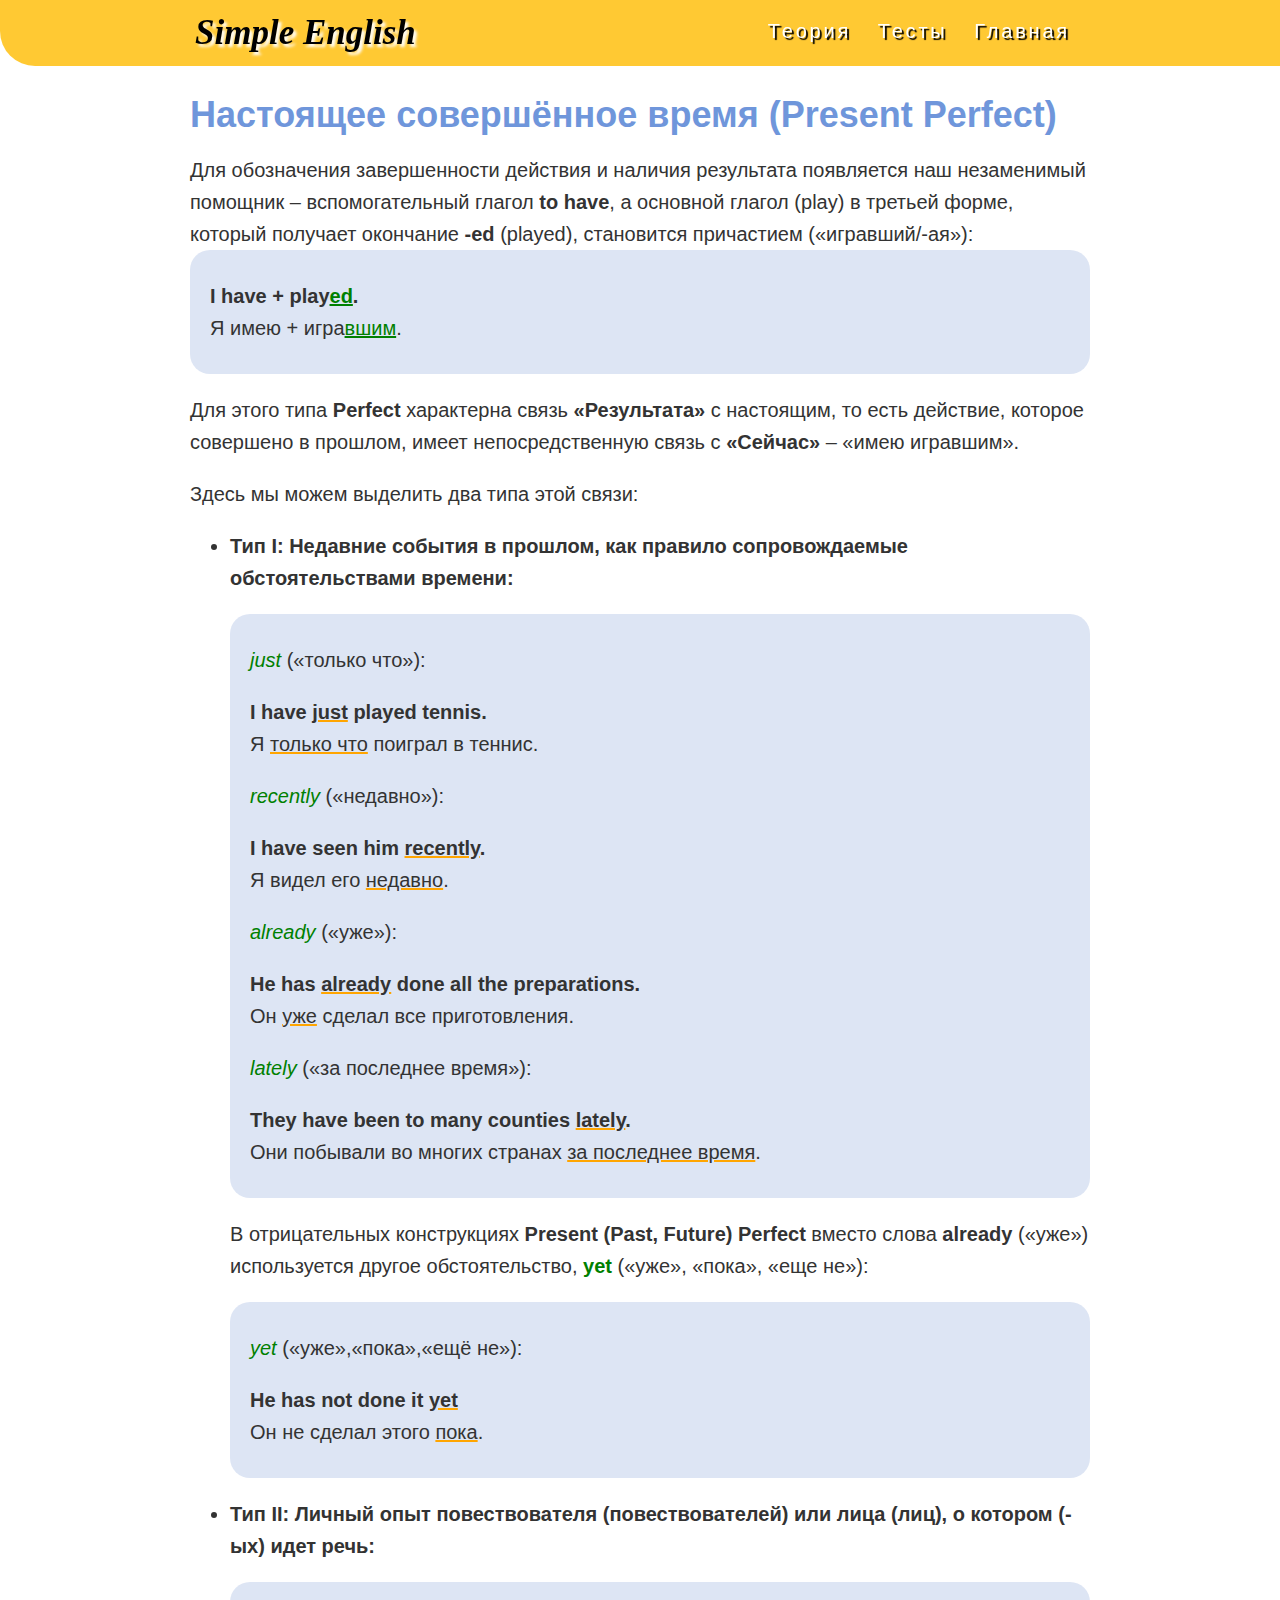
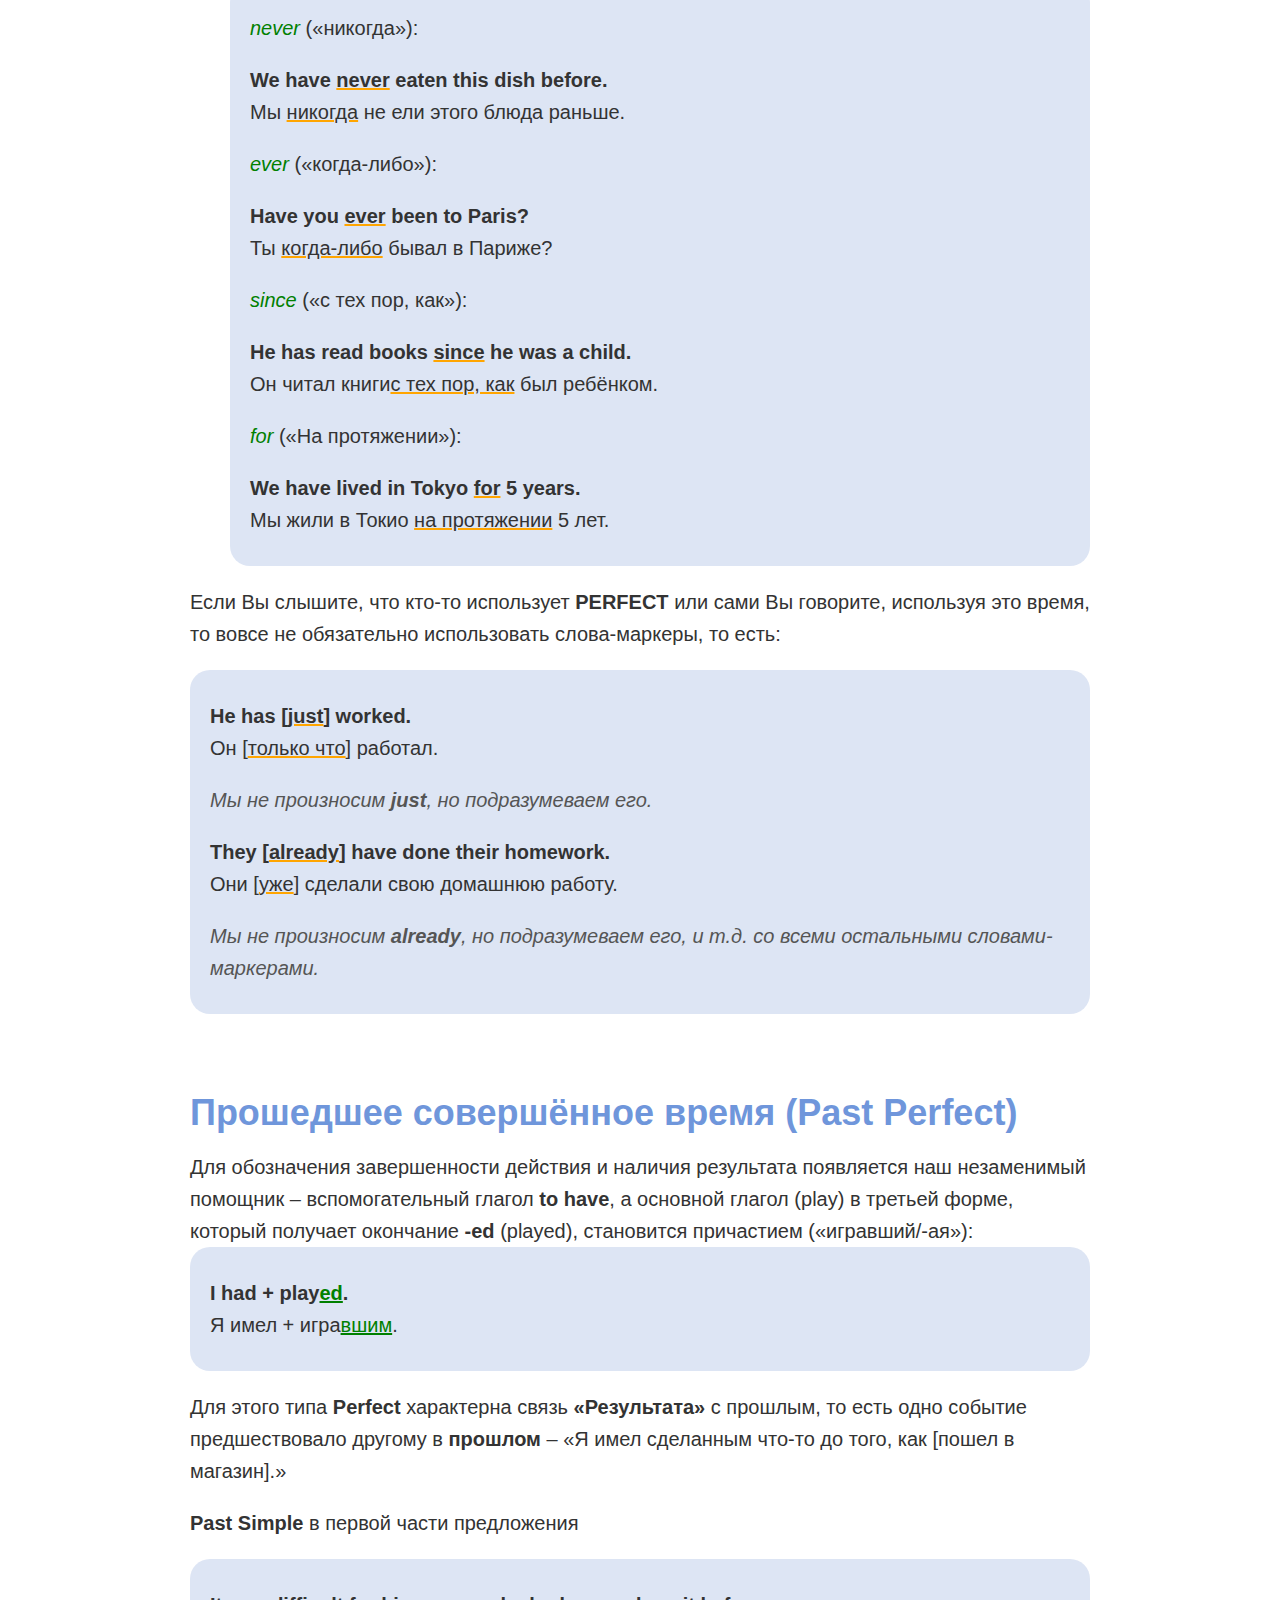
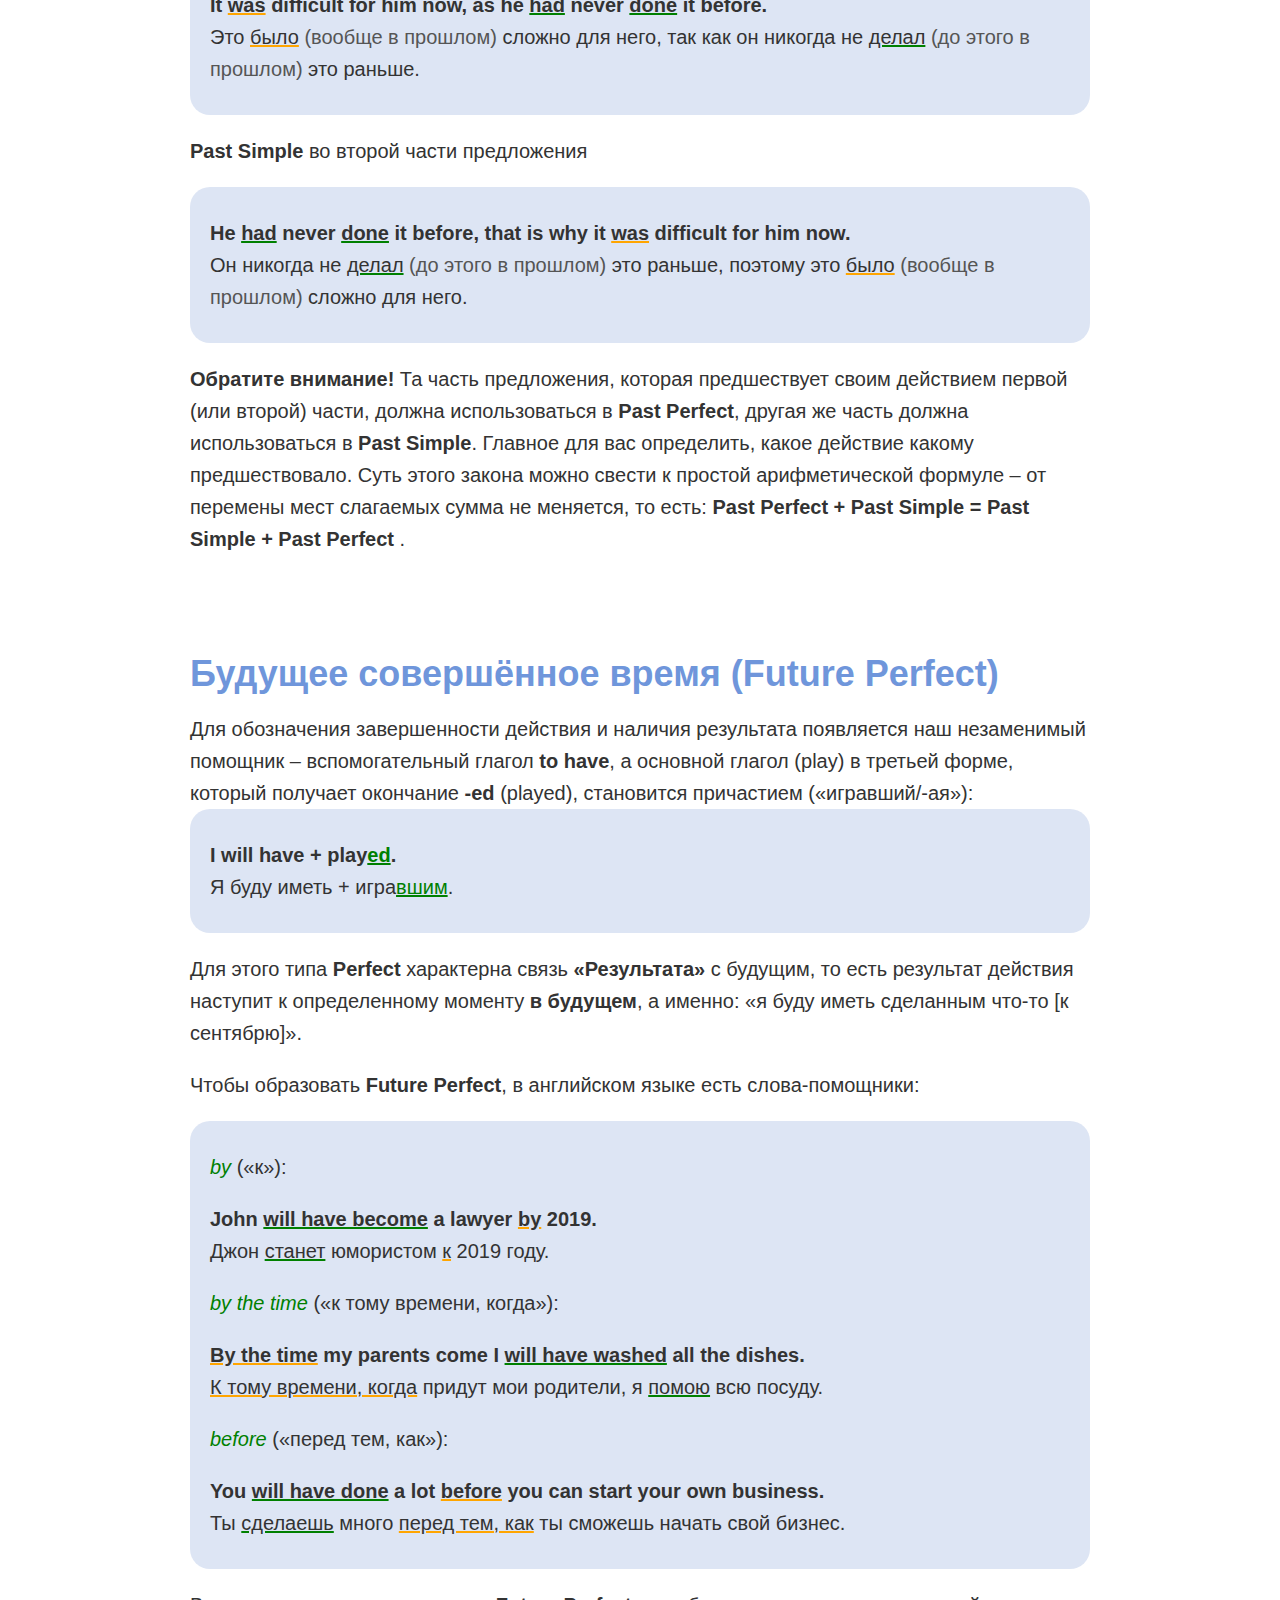
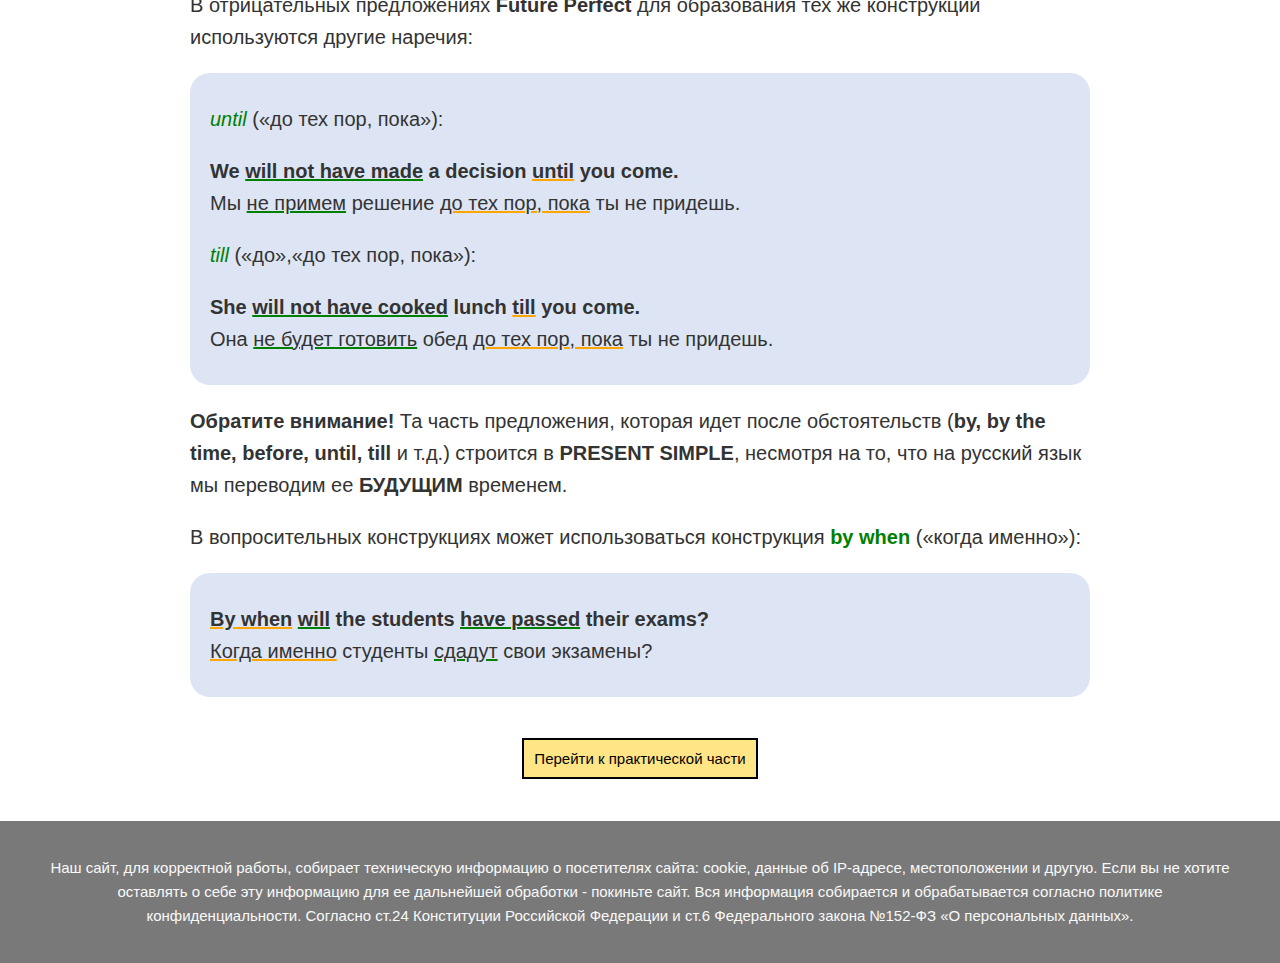
<file: КурсоваяРабота/teor_perfect.html>
<!DOCTYPE html>
<html>
	<head>
		<meta charset ="UTF-8">
		<meta name="viewport" content="width=device-width, user-scalable=no, initial-scale=1.0, maximum-scale=1.0, minimum-scale=1.0">
		<title>Simple English</title>
        <link rel="stylesheet" type="text/css" href="css/teor_simple.css">   
        <link rel="icon" href="images/SE-Logo.jpg" type="image/jpg">   
        <script src="scripts/dropdown.js"></script>     
	</head>
	
	<body>                      
    <header class="header">
        <div class="container_for_header">
            <div class="header_inner">
                <div class="header_logo">Simple English</div>
                
                <nav class="nav1">
                    <a class="nav_link" href="index.html#teor_menu">Теория</a>
                    <a class="nav_link" href="index.html#pract_menu">Тесты</a>
                    <a class="nav_link" href="index.html#info">Главная</a>
                </nav>
                
                
                <div class="dropdown">
                    <button  onclick="myFunction()" class="dropbtn">
                        Меню
                    </button>
                    <div id="myDropdown" class="dropdown-content">
                     <a href="index.html#teor_menu">Теория</a>
                      <a href="index.html#pract_menu">Тесты</a>
                      <a href="index.html#info">Главная</a>
                     
                    </div>
                </div>
                                
            </div>
        </div>
    </header>
                        
                                
                                        
                                                
                                                                
        
        <div class="sidenav">
			<h6>Теория</h6>
			<ul>
				<li>
					<a class="teory_href" href="teor_simple.html#start">
						Present Simple
					</a>
				</li>
				<li>
					<a class="teory_href" href="teor_simple.html#second">
						Past Simple 
					</a>
				</li>
				<li>
					<a class="teory_href" href="teor_simple.html#third">
				        Future Simple 
					</a>
				</li>
				<li>                            
					<a id="f" class="teory_href smooth_click teory_href_now" href="#start">
						Present Perfect 
					</a>
				</li>
				<li>
					<a id="s" class="teory_href smooth_click" href="#second">
						Past Perfect
					</a>
				</li>
				<li>                        
					<a id="t" class="teory_href smooth_click" href="#third">
						Future Perfect 
					</a>
				</li>
				<li>
					<a class="teory_href" href="teor_continuous.html#start">
						Present Continuous
					</a>
				</li>
				<li>
					<a class="teory_href" href="teor_continuous.html#second">
						Past Continuous
					</a>
				</li>
				<li>
					<a class="teory_href" href="teor_continuous.html#third">
						Future Continuous
					</a>
				</li>
				<li>
					<a class="teory_href" href="teor_perfect_continuous.html#start">
						Present Perfect Continuous 
					</a>
				</li>
				<li>
					<a class="teory_href" href="teor_perfect_continuous.html#second">
						Past Perfect Continuous 
					</a>
				</li>
				<li>
					<a class="teory_href" href="teor_perfect_continuous.html#third">
						Future Perfect Continuous
					</a>
				</li>
				
				
            
            </ul>
            
            
            <h6>Практика</h6>
			<ul>
				<li>
					<a class="teory_href" href="pract.html">     
<!--
						<span class="button_line button_line_top"></span>
						<span class="button_line button_line_bottom"></span>
						<span class="button_line button_line_left"></span>
						<span class="button_line button_line_right"></span>
-->
				        Simple Tenses
					</a>
				</li>
				<li>
					<a class="teory_href" href="pract_2.html">
						Simple and Perfect Tenses 
					</a>
				</li>
				<li>
					<a class="teory_href" href="pract_3.html">
				        Simple, Perfect and Continuous 
					</a>
				</li>
				<li>                            
					<a class="teory_href" href="pract_4.html">
						All time groups 
					</a>
				</li>
								
				
            
            </ul>
            
            
        </div>
               
               
        
        <div id="start" class="container_for_header_logo">
            <div class="header_logo_name">
              <a href="index.html" class="name">SimpleEnglish</a>
<!--              <div class="name">SimpleEnglish</div>-->
               <div class="after_name">Теоретический раздел</div>
               <div class="after_name_mini"></div>
               
            </div>
        </div>
               
               
               
<!-- Настоящее время -->
        <div class="container" id="first">
            <div>
                <h1 class="topic_name">Настоящее совершённое время (Present Perfect)</h1>
                Для обозначения завершенности действия и наличия результата появляется наш незаменимый помощник – вспомогательный глагол <b>to have</b>, а основной глагол (play) в третьей форме, который получает окончание <b>‑ed </b>(played), становится причастием («игравший/-ая»):                                
            </div>                            
            <div class="example">
                <p><b>I have + play<u style="color: green">ed</u>.</b><br>Я имею + игра<u style="color: green">вшим</u>.</p>         
            </div>
            <p>Для этого типа <b>Perfect</b> характерна связь <b>«Результата»</b> с настоящим, то есть действие, которое совершено в прошлом, имеет непосредственную связь с <b>«Сейчас»</b> – «имею игравшим».</p>
            <p>Здесь мы можем выделить два типа этой связи:</p>
            <ul>
                <li>
                    <p><b>Тип I: Недавние события в прошлом, как правило сопровождаемые обстоятельствами времени:</b></p>
                    <div class="example">
                        <p><i style="color: green">just </i>(«только что»):<br></p>
                        <p><b>I have <span style="color: orange;text-decoration: underline;"><span style="color: #333">just</span></span> played tennis.</b><br>Я  <span style="color: orange;text-decoration: underline"><span style="color: #333">только что</span></span> поиграл в теннис.</p>
                        <p><i style="color: green">recently </i>(«недавно»):<br></p>
                        <p><b>I have seen him <span style="color: orange;text-decoration: underline"><span style="color: #333">recently</span></span>.</b><br>Я видел его <span style="color: orange;text-decoration: underline"><span style="color: #333">недавно</span></span>.</p>
                        <p><i style="color: green">already </i>(«уже»):<br></p>
                        <p><b>He has <span style="color: orange;text-decoration: underline"><span style="color: #333">already</span></span> done all the preparations.</b><br>Он <span style="color: orange;text-decoration: underline"><span style="color: #333">уже</span></span> сделал все приготовления.</p>
                        <p><i style="color: green">lately </i>(«за последнее время»):<br></p>
                        <p><b>They have been to many counties <span style="color: orange;text-decoration: underline"><span style="color: #333">lately</span></span>.</b><br>Они побывали во многих странах <span style="color: orange;text-decoration: underline"><span style="color: #333">за последнее время</span></span>.</p>
                    </div>
                    <p>В отрицательных конструкциях <b>Present (Past, Future) Perfect</b> вместо слова <b>already</b> («уже») используется другое обстоятельство, <b style="color: green">yet</b> («уже», «пока», «еще не»):</p>
                    <div class="example">
                        <p><i style="color: green">yet </i>(«уже»,«пока»,«ещё не»):<br></p>
                        <p><b>He has not done it <span style="color: orange;text-decoration: underline"><span style="color: #333">yet</span></span></b><br>Он не сделал этого <span style="color: orange;text-decoration: underline"><span style="color: #333">пока</span></span>.</p>
                    </div>
                </li>
                <li>
                    <p><b>Тип II: Личный опыт повествователя (повествователей) или лица (лиц), о котором (-ых) идет речь:</b></p>
                    <div class="example">
                        <p><i style="color: green">never </i>(«никогда»):<br></p>
                        <p><b>We have <span style="color: orange;text-decoration: underline;"><span style="color: #333">never</span></span> eaten this dish before.</b><br>Мы  <span style="color: orange;text-decoration: underline"><span style="color: #333">никогда</span></span> не ели этого блюда раньше.</p>
                        <p><i style="color: green">ever </i>(«когда-либо»):<br></p>
                        <p><b>Have you <span style="color: orange;text-decoration: underline"><span style="color: #333">ever</span></span> been to Paris?</b><br>Ты <span style="color: orange;text-decoration: underline"><span style="color: #333">когда-либо</span></span> бывал в Париже?</p>
                        <p><i style="color: green">since </i>(«с тех пор, как»):<br></p>
                        <p><b>He has read books <span style="color: orange;text-decoration: underline"><span style="color: #333">since</span></span> he was a child.</b><br>Он читал книги<span style="color: orange;text-decoration: underline"><span style="color: #333">с тех пор, как</span></span> был ребёнком.</p>
                        <p><i style="color: green">for </i>(«На протяжении»):<br></p>
                        <p><b>We have lived in Tokyo <span style="color: orange;text-decoration: underline"><span style="color: #333">for</span></span> 5 years.</b><br>Мы жили в Токио <span style="color: orange;text-decoration: underline"><span style="color: #333">на протяжении</span></span> 5 лет.</p>
                    </div>
                </li>
            </ul>   
            <p>Если Вы слышите, что кто-то использует <b>PERFECT</b> или сами Вы говорите, используя это время, то вовсе не обязательно использовать слова-маркеры, то есть:</p>
            <div class="example">
                <p><b>He has [<span style="color: orange;text-decoration: underline"><span style="color: #333">just</span></span>] worked.</b><br>Он [<span style="color: orange;text-decoration: underline"><span style="color: #333">только что</span></span>] работал.</p>
                <p style="color:#555"><i>Мы не произносим <b>just</b>, но подразумеваем его.</i></p>
                <p><b>They [<span style="color: orange;text-decoration: underline"><span style="color: #333">already</span></span>] have done their homework.</b><br>Они [<span style="color: orange;text-decoration: underline"><span style="color: #333">уже</span></span>] сделали свою домашнюю работу.</p>
                <p style="color: #555"><i>Мы не произносим <b>already</b>, но подразумеваем его, и т.д. со всеми остальными словами-маркерами.</i></p>
            </div>
        </div>
            
<!-- Прошедшее время -->
        <div class="container" id="second">
            <div id="Past_Simple_teor">
                <h1 class="topic_name">Прошедшее совершённое время (Past Perfect)</h1>
                 Для обозначения завершенности действия и наличия результата появляется наш незаменимый помощник – вспомогательный глагол <b>to have</b>, а основной глагол (play) в третьей форме, который получает окончание <b>‑ed </b>(played), становится причастием («игравший/-ая»):     
            </div>                            
            <div class="example">
                <p><b>I had + play<u style="color: green">ed</u>.</b><br>Я имел + игра<u style="color: green">вшим</u>.</p>         
            </div>
            <p>Для этого типа <b>Perfect</b> характерна связь <b>«Результата»</b> с прошлым,  то есть одно событие предшествовало другому в <b>прошлом</b> – «Я имел сделанным что-то до того, как [пошел в магазин].»</p>
            <p><b>Past Simple</b> в первой части предложения</p>
            <div class="example">
                <p><b>It <span style="color: orange;text-decoration: underline"><span style="color: #333">was</span></span> difficult for him now, as he <span style="color: green;text-decoration: underline"><span style="color: #333">had</span></span> never <span style="color: green;text-decoration: underline"><span style="color: #333">done</span></span> it before.</b><br>Это <span style="color: orange;text-decoration: underline"><span style="color: #333">было</span></span> <span style="color: #555">(вообще в прошлом) </span>сложно для него, так как он  никогда не <span style="color: green;text-decoration: underline"><span style="color: #333">делал</span></span><span style="color: #555"> (до этого в прошлом) </span>это раньше.</p>
                
            </div>
            <p><b>Past Simple</b> во второй части предложения</p>
            <div class="example">
                <p><b>He <span style="color: green;text-decoration: underline"><span style="color: #333">had</span></span> never <span style="color: green;text-decoration: underline"><span style="color: #333">done</span></span> it before, that is why it <span style="color: orange;text-decoration: underline"><span style="color: #333">was</span></span> difficult for him now.</b><br>Он  никогда не <span style="color: green;text-decoration: underline"><span style="color: #333">делал</span></span><span style="color: #555"> (до этого в прошлом) </span>это раньше, поэтому это <span style="color: orange;text-decoration: underline"><span style="color: #333">было</span></span> <span style="color: #555">(вообще в прошлом) </span>сложно для него.</p>
                
            </div>
            
            <p><b>Обратите внимание!</b> Та часть предложения, которая предшествует своим действием первой (или второй) части, должна использоваться в <b>Past Perfect</b>, другая же часть должна использоваться в <b>Past Simple</b>. Главное для вас определить, какое действие какому предшествовало. Суть этого закона можно свести к простой арифметической формуле – от перемены мест слагаемых сумма не меняется, то есть: <b>Past Perfect + Past Simple = Past Simple + Past Perfect</b> .</p>
        </div>
            
           
<!-- Будущее время -->
        <div class="container" id="third">
            <div id="Future_Simple_teor">
                <h1 class="topic_name">Будущее совершённое время (Future Perfect)</h1>
                 Для обозначения завершенности действия и наличия результата появляется наш незаменимый помощник – вспомогательный глагол <b>to have</b>, а основной глагол (play) в третьей форме, который получает окончание <b>‑ed </b>(played), становится причастием («игравший/-ая»):  
            </div>            
            <div class="example">
                <p><b>I will have + play<u style="color: green">ed</u>.</b><br>Я буду иметь + игра<u style="color: green">вшим</u>.</p>         
            </div>
            <p>Для этого типа <b>Perfect</b> характерна связь <b>«Результата»</b> с будущим, то есть результат действия наступит к определенному моменту <b>в будущем</b>, а именно: «я буду иметь сделанным что-то [к сентябрю]».</p>
            <p>Чтобы образовать <b>Future Perfect</b>, в английском языке есть слова-помощники:</p>
            <div class="example">
                 <p><i style="color: green">by </i>(«к»):<br></p>
                <p><b>John <span style="color: green;text-decoration: underline;"><span style="color: #333">will have become</span></span> a lawyer <span style="color: orange;text-decoration: underline;"><span style="color: #333">by</span></span> 2019.</b><br>Джон  <span style="color: green;text-decoration: underline"><span style="color: #333">станет</span></span> юмористом <span style="color: orange;text-decoration: underline;"><span style="color: #333">к</span></span> 2019 году.</p>
                 <p><i style="color: green">by the time </i>(«к тому времени, когда»):<br></p>
                <p><b><span style="color: orange;text-decoration: underline;"><span style="color: #333">By the time</span></span> my parents come I <span style="color: green;text-decoration: underline;"><span style="color: #333">will have washed</span></span> all the dishes.</b><br><span style="color: orange;text-decoration: underline"><span style="color: #333">К тому времени, когда</span></span> придут мои родители, я <span style="color: green;text-decoration: underline;"><span style="color: #333">помою</span></span> всю посуду.</p>
                 <p><i style="color: green">before </i>(«перед тем, как»):<br></p>
                <p><b>You <span style="color: green;text-decoration: underline;"><span style="color: #333">will have done</span></span> a lot <span style="color: orange;text-decoration: underline;"><span style="color: #333">before</span></span> you can start your own business.</b><br>Ты  <span style="color: green;text-decoration: underline"><span style="color: #333">сделаешь</span></span> много <span style="color: orange;text-decoration: underline;"><span style="color: #333">перед тем, как</span></span> ты сможешь начать свой бизнес.</p>
            </div>
            <p>В отрицательных предложениях <b>Future Perfect</b> для образования тех же конструкций используются другие наречия:</p>
            <div class="example">
                 <p><i style="color: green">until </i>(«до тех пор, пока»):<br></p>
                <p><b>We <span style="color: green;text-decoration: underline;"><span style="color: #333">will not have made</span></span> a decision <span style="color: orange;text-decoration: underline;"><span style="color: #333">until</span></span> you come.</b><br>Мы  <span style="color: green;text-decoration: underline"><span style="color: #333">не примем</span></span> решение <span style="color: orange;text-decoration: underline;"><span style="color: #333">до тех пор, пока</span></span> ты не придешь.</p>
                 <p><i style="color: green">till </i>(«до»,«до тех пор, пока»):<br></p>
                <p><b>She <span style="color: green;text-decoration: underline;"><span style="color: #333">will not have cooked</span></span> lunch <span style="color: orange;text-decoration: underline;"><span style="color: #333">till</span></span> you come.</b><br>Она  <span style="color: green;text-decoration: underline"><span style="color: #333">не будет готовить</span></span> обед <span style="color: orange;text-decoration: underline;"><span style="color: #333">до тех пор, пока</span></span> ты не придешь.</p>
            </div>
            
            <p><b>Обратите внимание!</b> Та часть предложения, которая идет после обстоятельств (<b>by, by the time, before, until, till</b> и т.д.) строится в <b>PRESENT SIMPLE</b>, несмотря на то, что на русский язык мы переводим ее <b>БУДУЩИМ</b> временем.</p>
            <p>В вопросительных конструкциях может использоваться конструкция <b style="color: green">by when</b> («когда именно»):</p>
            <div class="example">
                <p><b><span style="color: orange;text-decoration: underline;"><span style="color: #333">By when</span></span><span> </span><span style="color: green;text-decoration: underline;"><span style="color: #333">will</span></span> the students <span style="color: green;text-decoration: underline;"><span style="color: #333">have passed</span></span> their exams?</b><br><span style="color: orange;text-decoration: underline"><span style="color: #333">Когда именно</span></span> студенты <span style="color: green;text-decoration: underline;"><span style="color: #333">сдадут</span></span> свои экзамены?</p>
            </div>
            
            
            
         
        </div>
        
        <div class="next_button">
            <a href="pract_2.html">
                Перейти к практической части
            </a>
        </div>
    
			
		<footer>
			<p>
				Наш сайт, для корректной работы, собирает техническую информацию о посетителях сайта: cookie, данные об IP-адресе, местоположении и другую.
				Если вы не хотите оставлять о себе эту информацию для ее дальнейшей обработки - покиньте сайт.
				Вся информация собирается и обрабатывается согласно политике конфиденциальности.
				Согласно ст.24 Конституции Российской Федерации и ст.6 Федерального закона №152-ФЗ «О персональных данных».
			</p>
		</footer>
        <script src="scripts/nav_button.js" type="text/javascript"></script>
		<script src="scripts/smooth_click.js" type="text/javascript"></script>
	</body>
</html>
</file>
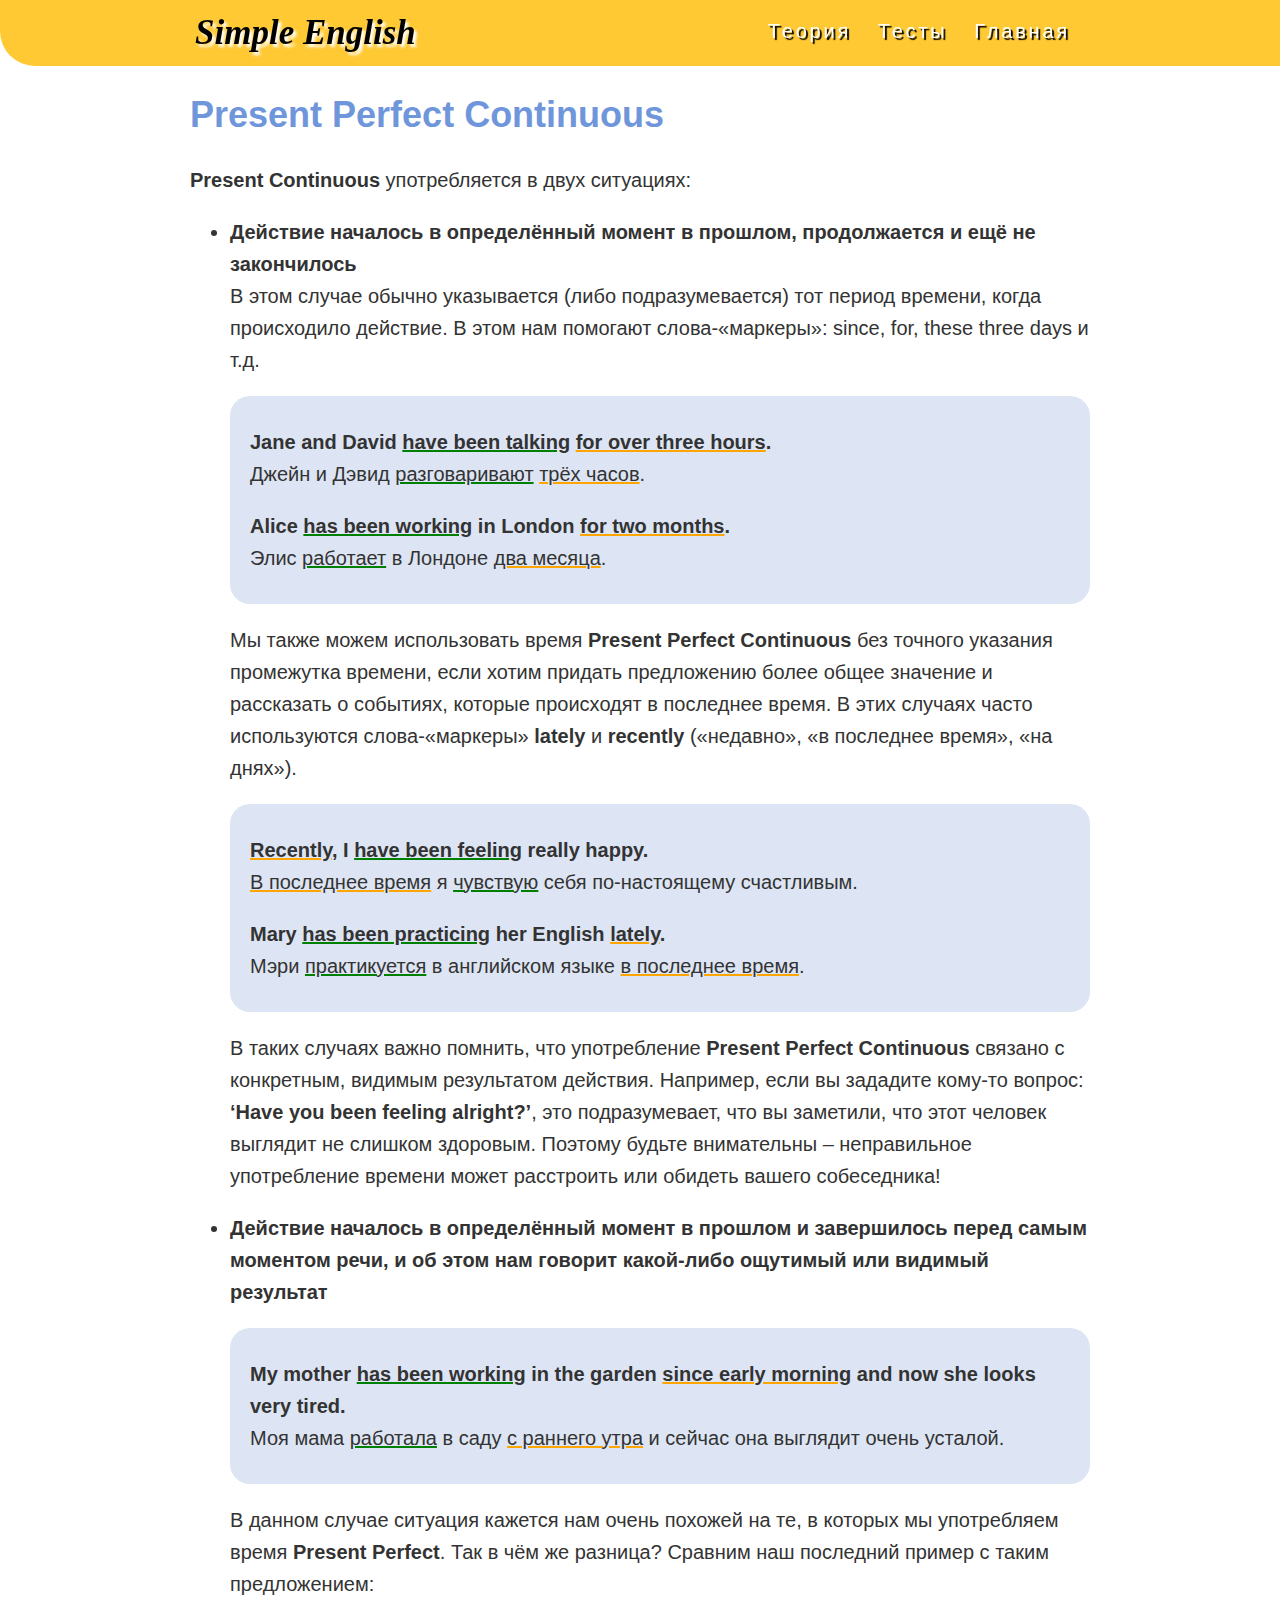
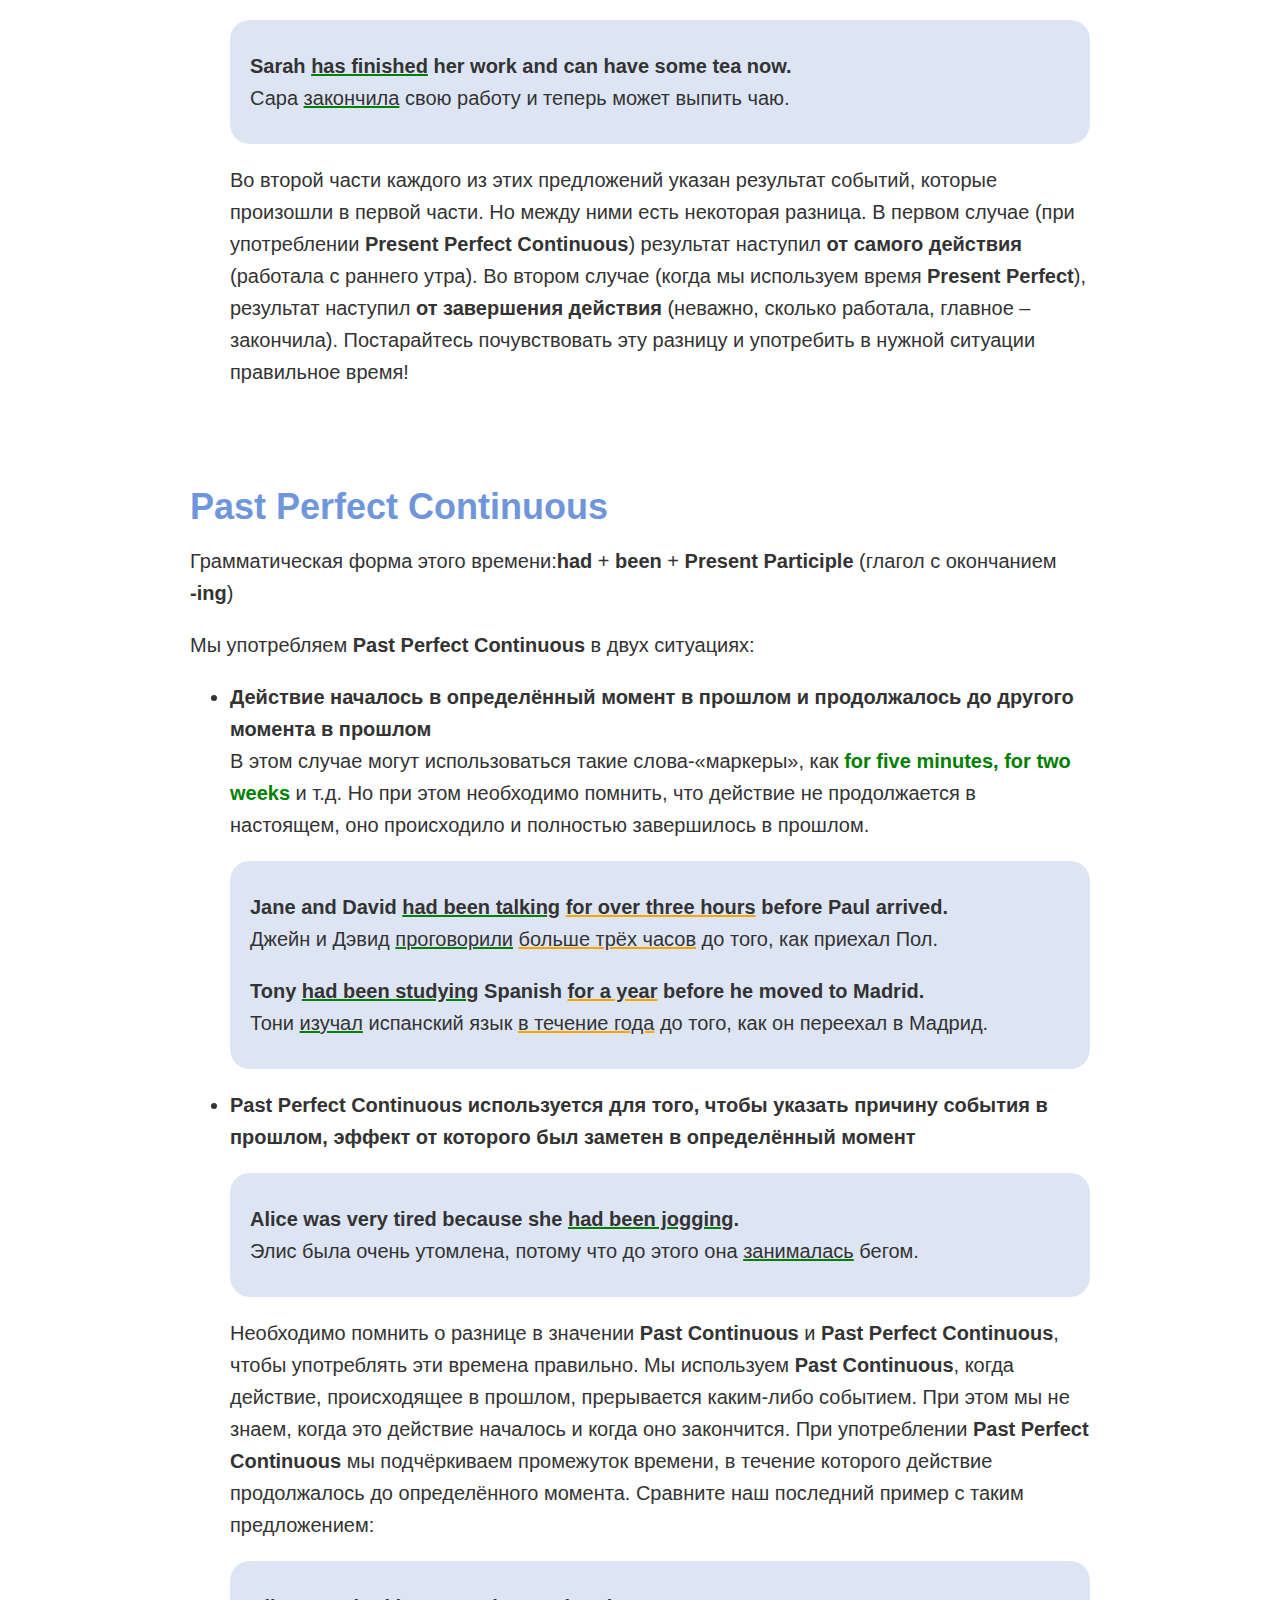
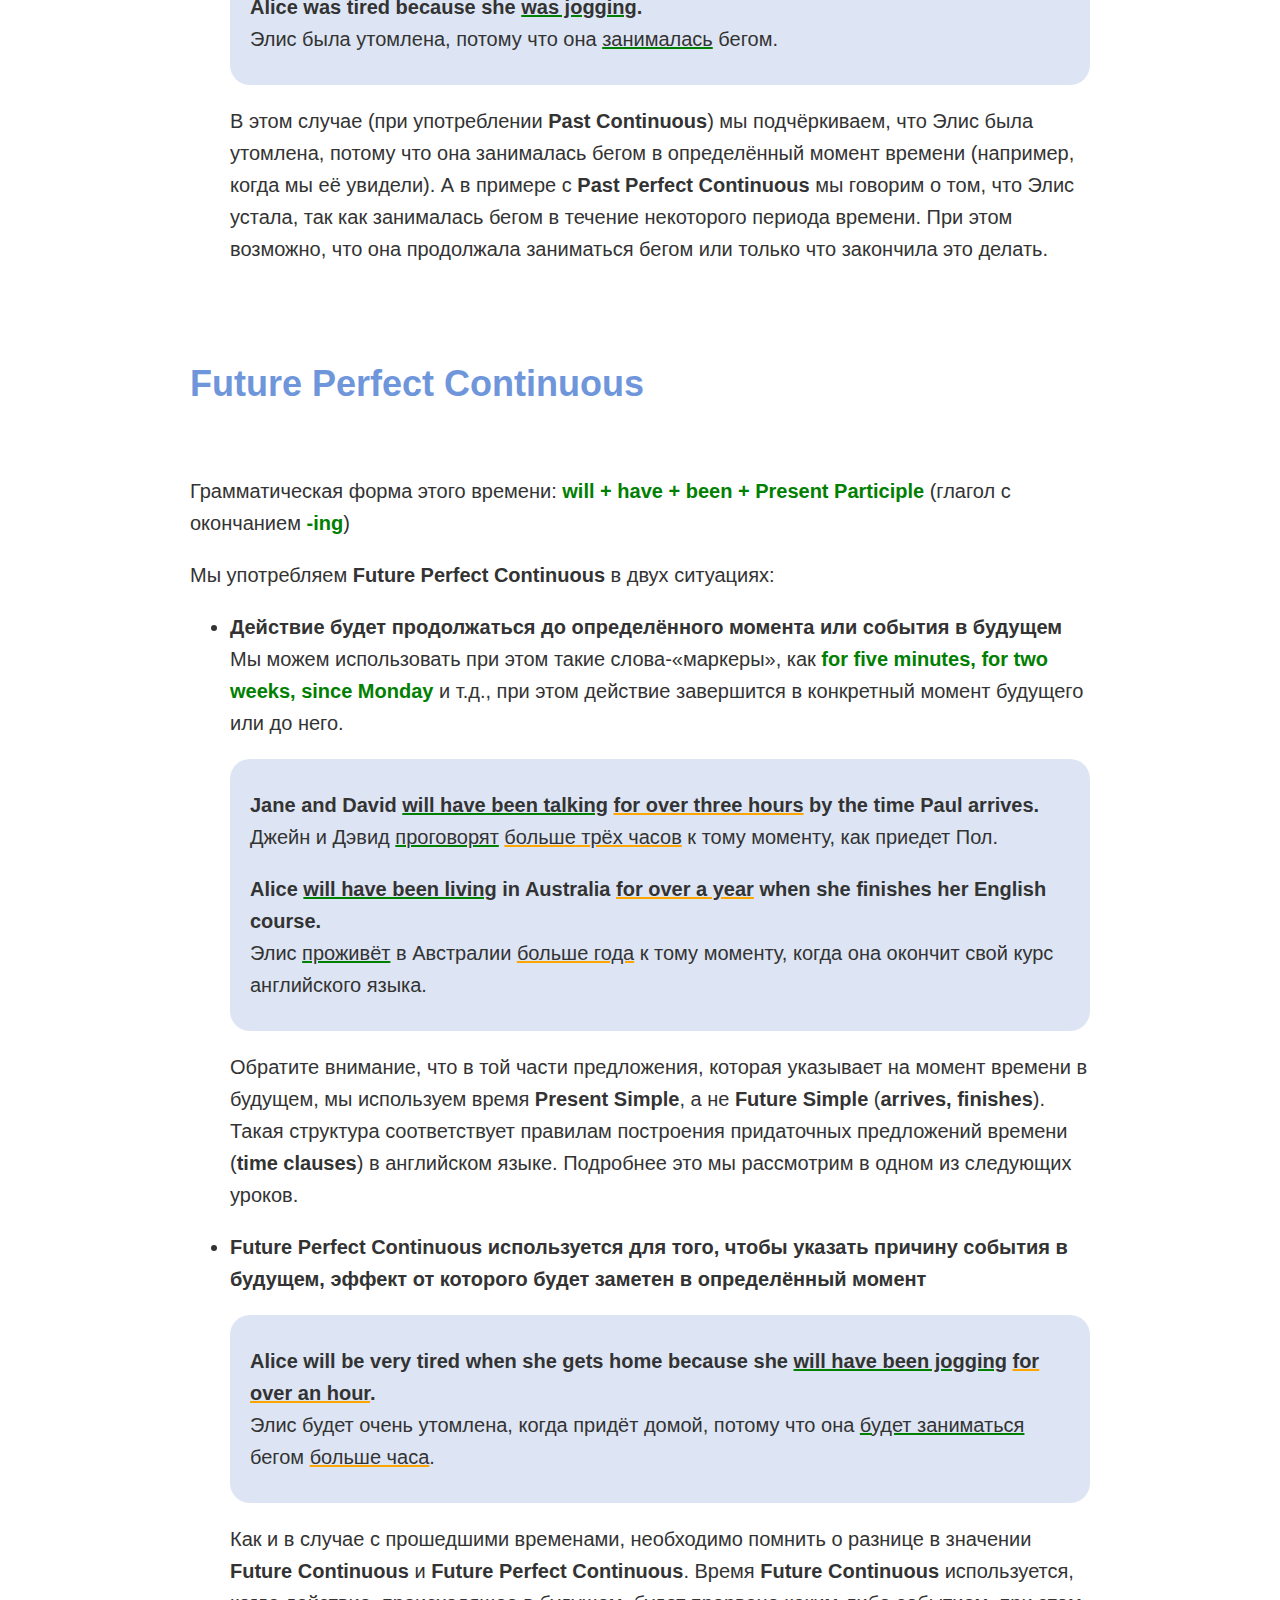
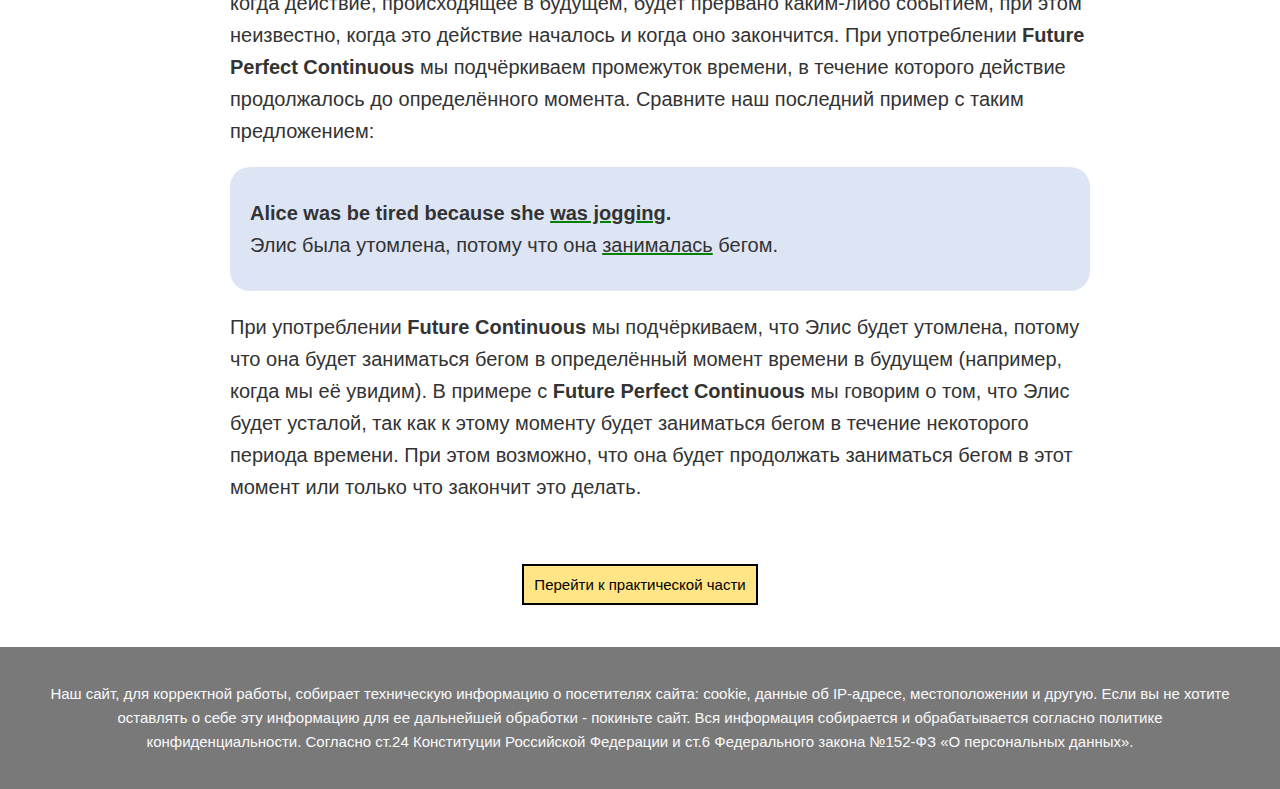
<file: КурсоваяРабота/teor_perfect_continuous.html>
<!DOCTYPE html>
<html>
	<head>
		<meta charset ="UTF-8">
		<meta name="viewport" content="width=device-width, user-scalable=no, initial-scale=1.0, maximum-scale=1.0, minimum-scale=1.0">
		<title>Simple English</title>
        <link rel="stylesheet" type="text/css" href="css/teor_simple.css">   
        <link rel="icon" href="images/SE-Logo.jpg" type="image/jpg">   
        <script src="scripts/dropdown.js"></script>     
	</head>
	
	<body>                      
    <header class="header">
        <div class="container_for_header">
            <div class="header_inner">
                <div class="header_logo">Simple English</div>
                
                <nav class="nav1">
                    <a class="nav_link" href="index.html#teor_menu">Теория</a>
                    <a class="nav_link" href="index.html#pract_menu">Тесты</a>
                    <a class="nav_link" href="index.html#info">Главная</a>
                </nav>
                
                
                <div class="dropdown">
                    <button  onclick="myFunction()" class="dropbtn">
                        Меню
                    </button>
                    <div id="myDropdown" class="dropdown-content">
                     <a href="index.html#teor_menu">Теория</a>
                      <a href="index.html#pract_menu">Тесты</a>
                      <a href="index.html#info">Главная</a>
                     
                    </div>
                </div>
                                
            </div>
        </div>
    </header>
                        
                                
                                        
                                                
                                                                
        
        <div class="sidenav">
			<h6>Теория</h6>
			<ul>
				<li>
					<a class="teory_href" href="teor_simple.html#start">     
						Present Simple
					</a>
				</li>
				<li>
					<a class="teory_href" href="teor_simple.html#second">
						Past Simple 
					</a>
				</li>
				<li>
					<a class="teory_href" href="teor_simple.html#third">
				        Future Simple 
					</a>
				</li>
				<li>                            
					<a  class="teory_href" href="teor_perfect.html#start">
						Present Perfect 
					</a>
				</li>
				<li>
					<a class="teory_href" href="teor_perfect.html#second">
						Past Perfect
					</a>
				</li>
				<li>
					<a class="teory_href" href="teor_perfect.html#third">
						Future Perfect 
					</a>
				</li>
				<li>
					<a class="teory_href" href="teor_continuous.html#start">
						Present Continuous
					</a>
				</li>
				<li>
					<a class="teory_href" href="teor_continuous.html#second">
						Past Continuous
					</a>
				</li>
				<li>
					<a class="teory_href" href="teor_continuous.html#third">
						Future Continuous
					</a>
				</li>
				<li>
					<a id="f" class="teory_href smooth_click teory_href_now" href="#start">
						Present Perfect Continuous 
					</a>
				</li>
				<li>
					<a id="s" class="teory_href smooth_click" href="#second">
						Past Perfect Continuous 
					</a>
				</li>
				<li>
					<a id="t" class="teory_href smooth_click" href="#third">
						Future Perfect Continuous
					</a>
				</li>
				
				
            
            </ul>
            
            
            <h6>Практика</h6>
			<ul>
				<li>
					<a class="teory_href" href="pract.html">     
<!--
						<span class="button_line button_line_top"></span>
						<span class="button_line button_line_bottom"></span>
						<span class="button_line button_line_left"></span>
						<span class="button_line button_line_right"></span>
-->
				        Simple Tenses
					</a>
				</li>
				<li>
					<a class="teory_href" href="pract_2.html">
						Simple and Perfect Tenses 
					</a>
				</li>
				<li>
					<a class="teory_href" href="pract_3.html">
				        Simple, Perfect and Continuous 
					</a>
				</li>
				<li>                            
					<a class="teory_href" href="pract_4.html">
						All time groups 
					</a>
				</li>
								
				
            
            </ul>
            
            
        </div>
               
               
        
        <div id="start" class="container_for_header_logo">
            <div class="header_logo_name">
              <a href="index.html" class="name">SimpleEnglish</a>
<!--              <div class="name">SimpleEnglish</div>-->
               <div class="after_name">Теоретический раздел</div>
               <div class="after_name_mini"></div>
               
            </div>
        </div>
               
               
               
<!-- Настоящее время -->
        <div class="container" id="first">
            <div>
                <h1 class="topic_name">Present Perfect Continuous</h1>                       
            </div>     
            <p><b>Present Continuous</b> употребляется в двух ситуациях:</p>
            <ul>
                <li>
                    <p><b>Действие началось в определённый момент в прошлом, продолжается и ещё не закончилось</b>
                    <br>
                    <span>В этом случае обычно указывается (либо подразумевается) тот период времени, когда происходило действие. В этом нам помогают слова-«маркеры»: since, for, these three days и т.д.</span>
                    <div class="example">
                        <p><b>Jane and David <span style="color: green;text-decoration: underline;"><span style="color: #333">have been talking</span></span> <span> </span> <span style="color: orange;text-decoration: underline;"><span style="color: #333">for over three hours</span></span>.</b><br>Джейн и Дэвид <span style="color: green;text-decoration: underline;"><span style="color: #333">разговаривают</span></span><span> </span> <span style="color: orange;text-decoration: underline;"><span style="color: #333">трёх часов</span></span>.</p>
                        
                        <p><b>Alice <span style="color: green;text-decoration: underline;"><span style="color: #333">has been working</span></span> in London <span style="color: orange;text-decoration: underline;"><span style="color: #333"> for two months</span></span>.</b><br>Элис <span style="color: green;text-decoration: underline;"><span style="color: #333">работает</span></span> в Лондоне <span style="color: orange;text-decoration: underline;"><span style="color: #333">два месяца</span></span>.</p>
                    </div>    
                    <p>
                        Мы также можем использовать время <b>Present Perfect Continuous</b> без точного указания промежутка времени, если хотим придать предложению более общее значение и рассказать о событиях, которые происходят в последнее время. В этих случаях часто используются слова-«маркеры» <b>lately</b> и <b>recently</b> («недавно», «в последнее время», «на днях»).
                    </p>    
                      <div class="example">
                        <p><b><span style="color: orange;text-decoration: underline;"><span style="color: #333">Recently</span></span>, I <span style="color: green;text-decoration: underline;"><span style="color: #333">have been feeling</span></span> really happy.</b><br><span style="color: orange;text-decoration: underline;"><span style="color: #333">В последнее время</span></span>  я  <span style="color: green;text-decoration: underline;"><span style="color: #333">чувствую</span></span> себя по-настоящему счастливым.</p>
                        
                        <p><b>Mary <span style="color: green;text-decoration: underline;"><span style="color: #333">has been practicing</span></span> her English <span style="color: orange;text-decoration: underline;"><span style="color: #333"> lately</span></span>.</b><br>Мэри <span style="color: green;text-decoration: underline;"><span style="color: #333">практикуется</span></span> в английском языке <span style="color: orange;text-decoration: underline;"><span style="color: #333">в последнее время</span></span>.</p>
                    </div> 
                    <p>
                        В таких случаях важно помнить, что употребление <b>Present Perfect Continuous</b> связано с конкретным, видимым результатом действия. Например, если вы зададите кому-то вопрос: <b>‘Have you been feeling alright?’</b>, это подразумевает, что вы заметили, что этот человек выглядит не слишком здоровым. Поэтому будьте внимательны – неправильное употребление времени может расстроить или обидеть вашего собеседника!
                    </p>            
                </li>
                <li>
                    <p><b>Действие началось в определённый момент в прошлом и завершилось перед самым моментом речи, и об этом нам говорит какой-либо ощутимый или видимый результат</b>
                    <br>
                    <div class="example">
                        <p><b>My mother <span style="color: green;text-decoration: underline;"><span style="color: #333">has been working</span></span> in the garden <span style="color: orange;text-decoration: underline;"><span style="color: #333">since early morning</span></span> and now she looks very tired.</b><br>Моя мама <span style="color: green;text-decoration: underline;"><span style="color: #333">работала</span></span> в саду <span style="color: orange;text-decoration: underline;"><span style="color: #333">с раннего утра</span></span> и сейчас она выглядит очень усталой.</p>
                    </div>    
                    <p>
                        В данном случае ситуация кажется нам очень похожей на те, в которых мы употребляем время <b>Present Perfect</b>. Так в чём же разница? Сравним наш последний пример с таким предложением:
                    </p>    
                      <div class="example">                        
                        <p><b>Sarah <span style="color: green;text-decoration: underline;"><span style="color: #333">has finished</span></span> her work and can have some tea now.</b><br>Сара <span style="color: green;text-decoration: underline;"><span style="color: #333">закончила</span></span> свою работу и теперь может выпить чаю.</p>
                    </div> 
                    <p>
                        Во второй части каждого из этих предложений указан результат событий, которые произошли в первой части. Но между ними есть некоторая разница. В первом случае (при употреблении <b>Present Perfect Continuous</b>) результат наступил <b>от самого действия</b> (работала с раннего утра). Во втором случае (когда мы используем время <b>Present Perfect</b>), результат наступил <b>от завершения действия</b> (неважно, сколько работала, главное – закончила). Постарайтесь почувствовать эту разницу и употребить в нужной ситуации правильное время!
                    </p>            
                </li>
            </ul>                        
        </div>
            
             
            
<!-- Прошедшее время -->
        <div class="container" id="second">
            <div id="Past_Simple_teor">
                <h1 class="topic_name">Past Perfect Continuous</h1>
               Грамматическая форма этого времени:<b>had</b> + <b>been</b> + <b>Present Participle</b> (глагол с окончанием <b>‑ing</b>)
            </div>        
            <p>Мы употребляем <b>Past Perfect Continuous</b> в двух ситуациях:</p>
            
            <ul>
                <li>
                    <p><b>Действие началось в определённый момент в прошлом и продолжалось до другого момента в прошлом</b>
                    <br>
                    <span>В этом случае могут использоваться такие слова-«маркеры», как <b style="color: green">for five minutes, for two weeks</b> и т.д. Но при этом необходимо помнить, что действие не продолжается в настоящем, оно происходило и полностью завершилось в прошлом.</span>
                    <div class="example">
                        <p><b>Jane and David <span style="color: green;text-decoration: underline;"><span style="color: #333">had been talking</span></span> <span> </span> <span style="color: orange;text-decoration: underline;"><span style="color: #333">for over three hours</span></span> before Paul arrived.</b><br>Джейн и Дэвид <span style="color: green;text-decoration: underline;"><span style="color: #333">проговорили</span></span><span> </span> <span style="color: orange;text-decoration: underline;"><span style="color: #333">больше трёх часов</span></span> до того, как приехал Пол.</p>
                        
                        <p><b>Tony <span style="color: green;text-decoration: underline;"><span style="color: #333">had been studying</span></span> Spanish <span style="color: orange;text-decoration: underline;"><span style="color: #333">for a year</span></span> before he moved to Madrid.</b><br>Тони <span style="color: green;text-decoration: underline;"><span style="color: #333">изучал</span></span> испанский язык <span style="color: orange;text-decoration: underline;"><span style="color: #333">в течение года</span></span> до того, как он переехал в Мадрид.</p>
                    </div>       
                           
                </li>
                <li>
                    <p><b>Past Perfect Continuous используется для того, чтобы указать причину события в прошлом, эффект от которого был заметен в определённый момент</b>
                    <br>
                    <div class="example">
                        <p><b>Alice was very tired because she <span style="color: green;text-decoration: underline;"><span style="color: #333">had been jogging</span></span>.</b><br>Элис была очень утомлена, потому что до этого она <span style="color: green;text-decoration: underline;"><span style="color: #333">занималась</span></span> бегом.</p>
                    </div>    
                    <p>
                        Необходимо помнить о разнице в значении <b>Past Continuous</b> и <b>Past Perfect Continuous</b>, чтобы употреблять эти времена правильно. Мы используем <b>Past Continuous</b>, когда действие, происходящее в прошлом, прерывается каким-либо событием. При этом мы не знаем, когда это действие началось и когда оно закончится. При употреблении <b>Past Perfect Continuous</b> мы подчёркиваем промежуток времени, в течение которого действие продолжалось до определённого момента. Сравните наш последний пример с таким предложением:
                    </p>    
                      <div class="example">                        
                        <p><b>Alice was tired because she <span style="color: green;text-decoration: underline;"><span style="color: #333">was jogging</span></span>.</b><br>Элис была утомлена, потому что она <span style="color: green;text-decoration: underline;"><span style="color: #333">занималась</span></span> бегом.</p>
                    </div> 
                    <p>
                        В этом случае (при употреблении <b>Past Continuous</b>) мы подчёркиваем, что Элис была утомлена, потому что она занималась бегом в определённый момент времени (например, когда мы её увидели). А в примере с <b>Past Perfect Continuous</b> мы говорим о том, что Элис устала, так как занималась бегом в течение некоторого периода времени. При этом возможно, что она продолжала заниматься бегом или только что закончила это делать.
                    </p>            
                </li>
            </ul>    
                              
                              
        </div>                     
            
           
<!-- Будущее время -->
        <div class="container" id="third">
            <div id="Future_Simple_teor">
                <h1 class="topic_name">Future Perfect Continuous</h1>
            </div>          
              <br>     
            <p>Грамматическая форма этого времени: <b style="color: green">will + have + been + Present Participle</b> (глагол с окончанием <b style="color: green">‑ing</b>)</p>
            <p>Мы употребляем <b>Future Perfect Continuous</b> в двух ситуациях:</p>
             
            
                             
                              
            
            <ul>
                <li>
                    <p><b>Действие будет продолжаться до определённого момента или события в будущем</b>
                    <br>
                    <span>Мы можем использовать при этом такие слова-«маркеры», как <b style="color: green">for five minutes, for two weeks, since Monday</b> и т.д., при этом действие завершится в конкретный момент будущего или до него.</span>
                    <div class="example">
                        <p><b>Jane and David <span style="color: green;text-decoration: underline;"><span style="color: #333">will have been talking</span></span> <span> </span> <span style="color: orange;text-decoration: underline;"><span style="color: #333">for over three hours</span></span> by the time Paul arrives.</b><br>Джейн и Дэвид <span style="color: green;text-decoration: underline;"><span style="color: #333">проговорят</span></span><span> </span> <span style="color: orange;text-decoration: underline;"><span style="color: #333">больше трёх часов</span></span> к тому моменту, как приедет Пол.</p>
                        
                        <p><b>Alice <span style="color: green;text-decoration: underline;"><span style="color: #333">will have been living</span></span> in Australia <span style="color: orange;text-decoration: underline;"><span style="color: #333">for over a year</span></span> when she finishes her English course.</b><br>Элис <span style="color: green;text-decoration: underline;"><span style="color: #333">проживёт</span></span> в Австралии <span style="color: orange;text-decoration: underline;"><span style="color: #333">больше года</span></span> к тому моменту, когда она окончит свой курс английского языка.</p>
                    </div>  
                    <p>Обратите внимание, что в той части предложения, которая указывает на момент времени в будущем, мы используем время <b>Present Simple</b>, а не <b>Future Simple</b> (<b>arrives, finishes</b>). Такая структура соответствует правилам построения придаточных предложений времени (<b>time clauses</b>) в английском языке. Подробнее это мы рассмотрим в одном из следующих уроков.</p>                               
                </li>
                <li>
                    <p><b>Future Perfect Continuous используется для того, чтобы указать причину события в будущем, эффект от которого будет заметен в определённый момент</b>
                    <br>
                    <div class="example">
                        <p><b>Alice will be very tired when she gets home because she <span style="color: green;text-decoration: underline;"><span style="color: #333">will have been jogging</span></span> <span> </span> <span style="color: orange;text-decoration: underline;"><span style="color: #333">for over an hour</span></span>.</b><br>Элис будет очень утомлена, когда придёт домой, потому что она <span style="color: green;text-decoration: underline;"><span style="color: #333">будет заниматься</span></span> бегом <span style="color: orange;text-decoration: underline;"><span style="color: #333">больше часа</span></span>.</p>
                    </div>    
                    <p>
                        Как и в случае с прошедшими временами, необходимо помнить о разнице в значении <b>Future Continuous</b> и <b>Future Perfect Continuous</b>. Время <b>Future Continuous</b> используется, когда действие, происходящее в будущем, будет прервано каким-либо событием, при этом неизвестно, когда это действие началось и когда оно закончится. При употреблении <b>Future Perfect Continuous</b> мы подчёркиваем промежуток времени, в течение которого действие продолжалось до определённого момента. Сравните наш последний пример с таким предложением:
                    </p>    
                      <div class="example">                        
                        <p><b>Alice was be tired because she <span style="color: green;text-decoration: underline;"><span style="color: #333">was jogging</span></span>.</b><br>Элис была утомлена, потому что она <span style="color: green;text-decoration: underline;"><span style="color: #333">занималась</span></span> бегом.</p>
                    </div> 
                    <p>
                        При употреблении <b>Future Continuous</b> мы подчёркиваем, что Элис будет утомлена, потому что она будет заниматься бегом в определённый момент времени в будущем (например, когда мы её увидим). В примере с <b>Future Perfect Continuous</b> мы говорим о том, что Элис будет усталой, так как к этому моменту будет заниматься бегом в течение некоторого периода времени. При этом возможно, что она будет продолжать заниматься бегом в этот момент или только что закончит это делать.
                    </p>            
                </li>
            </ul>  
            
            
            
            
         
        </div>
        
        <div class="next_button">
            <a href="pract_4.html">
                Перейти к практической части
            </a>
        </div>
    
			
		<footer>
			<p>
				Наш сайт, для корректной работы, собирает техническую информацию о посетителях сайта: cookie, данные об IP-адресе, местоположении и другую.
				Если вы не хотите оставлять о себе эту информацию для ее дальнейшей обработки - покиньте сайт.
				Вся информация собирается и обрабатывается согласно политике конфиденциальности.
				Согласно ст.24 Конституции Российской Федерации и ст.6 Федерального закона №152-ФЗ «О персональных данных».
			</p>
		</footer>
        <script src="scripts/nav_button.js" type="text/javascript"></script>
		<script src="scripts/smooth_click.js" type="text/javascript"></script>
	</body>
</html>
</file>
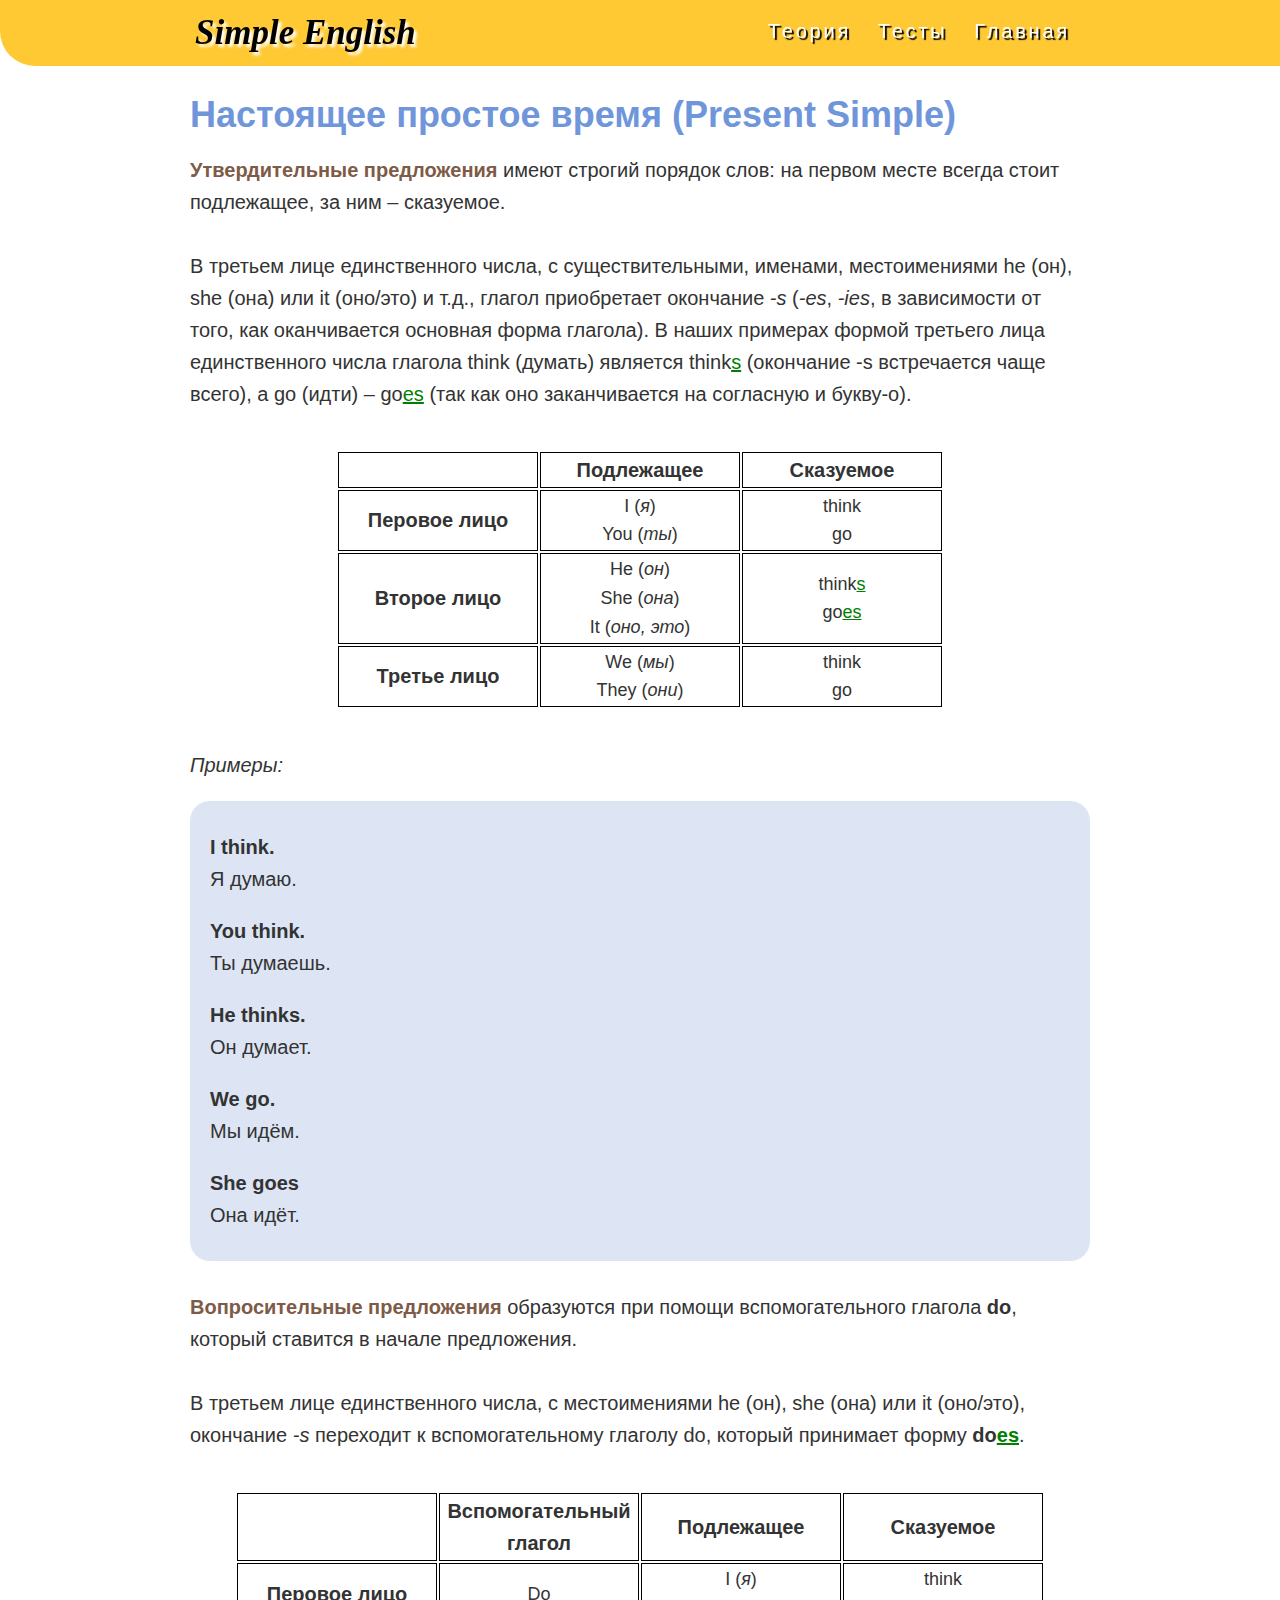
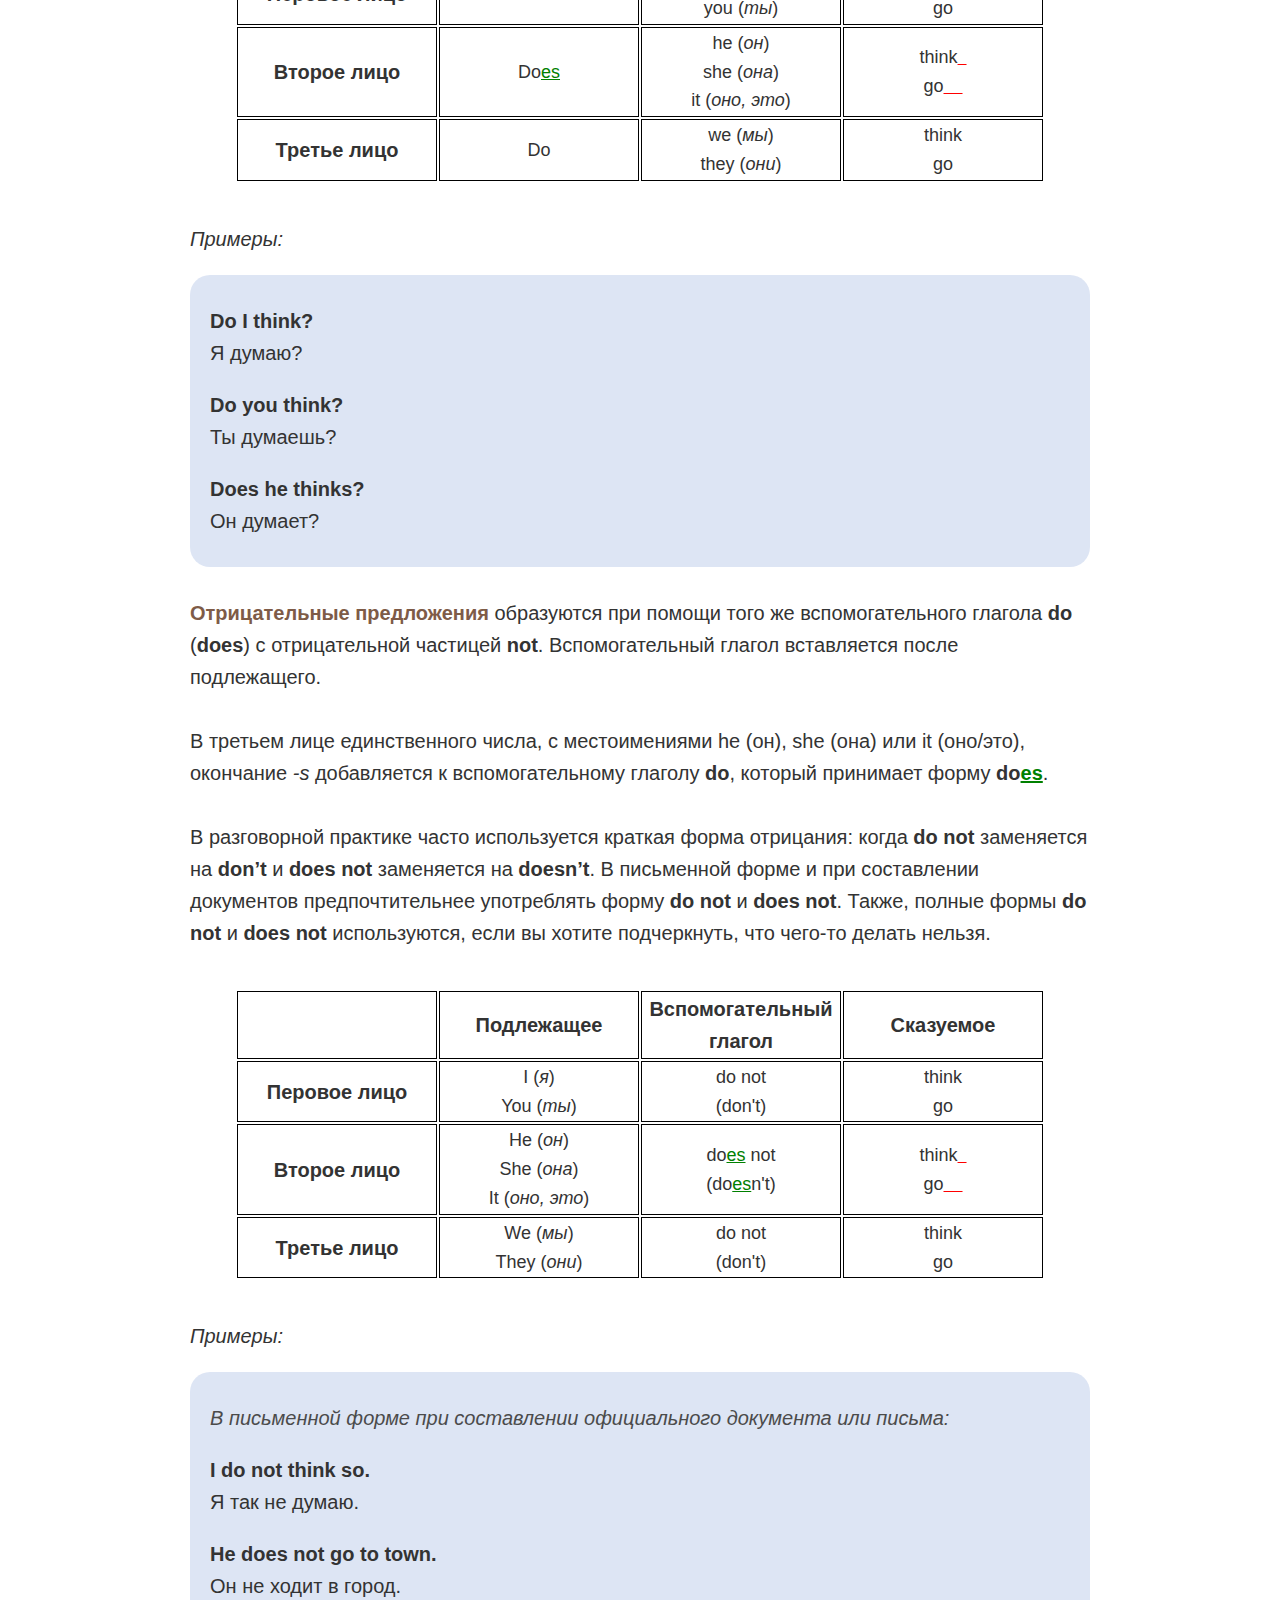
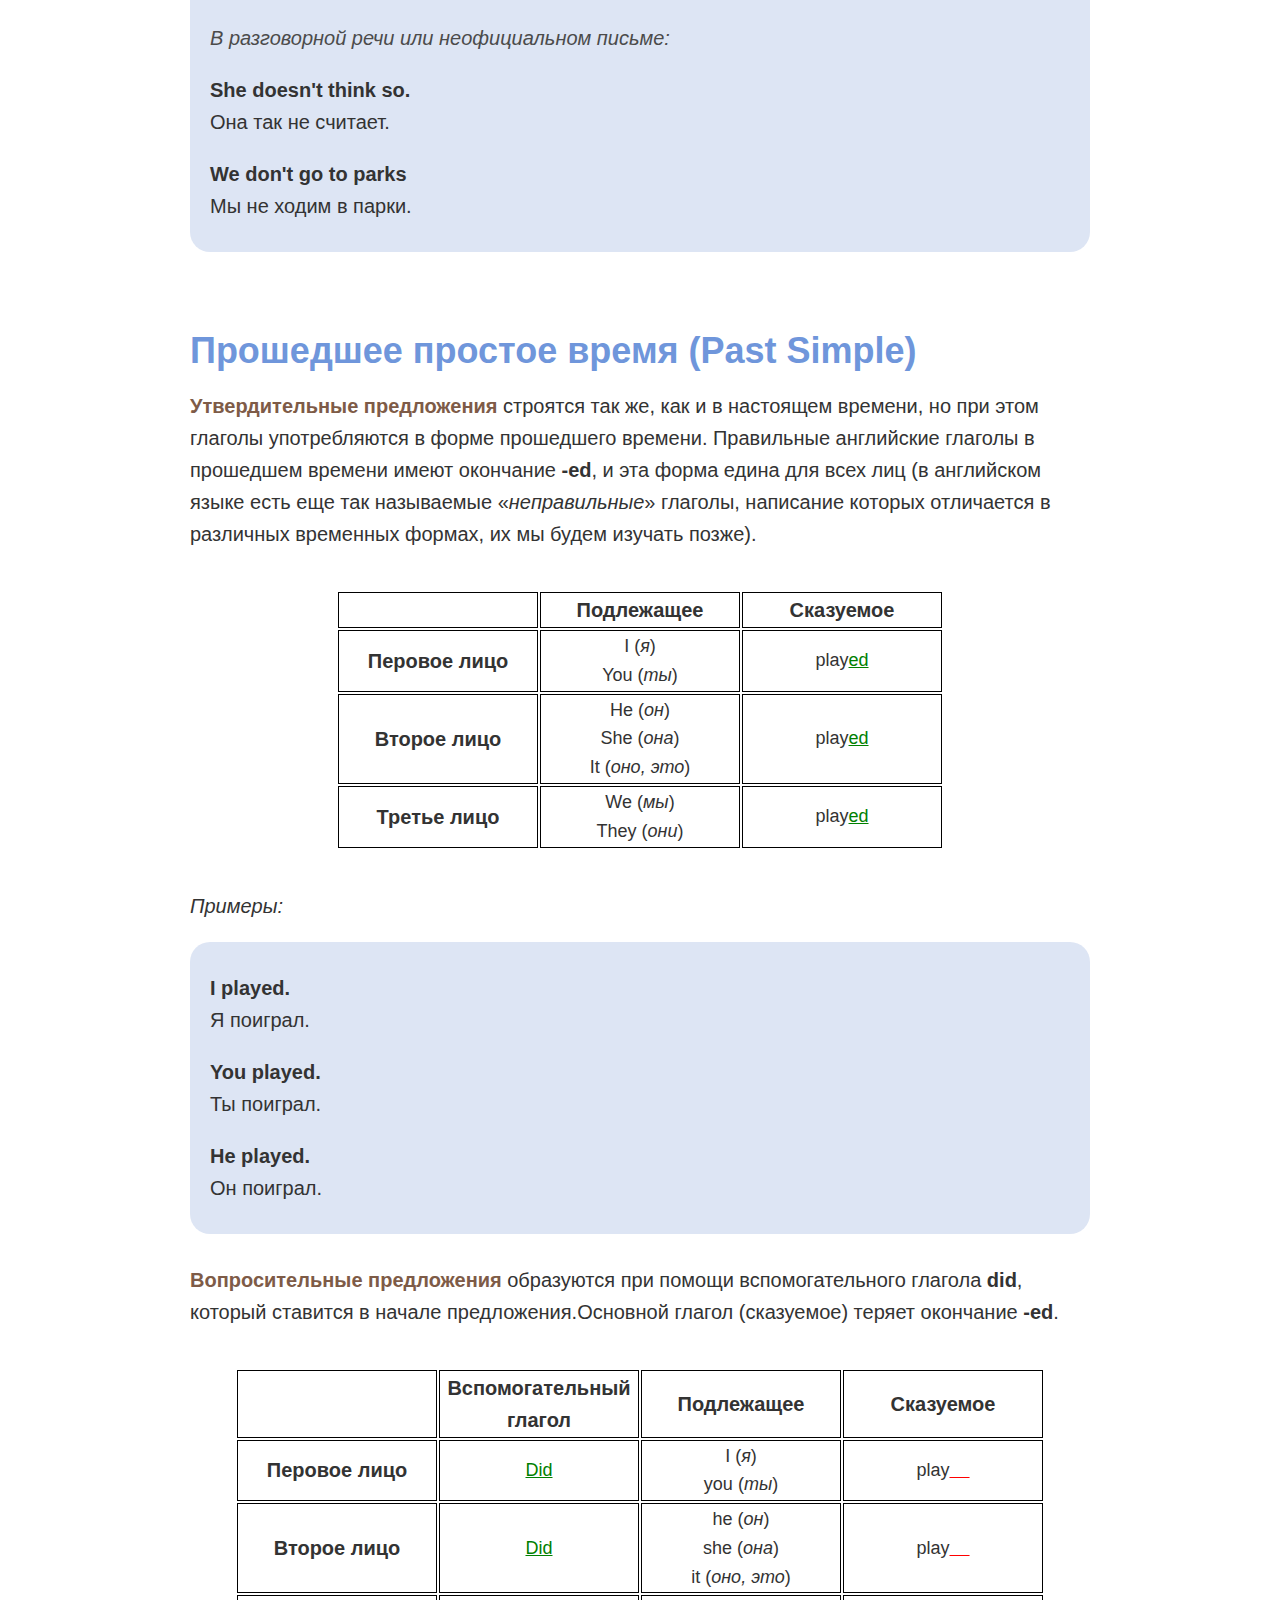
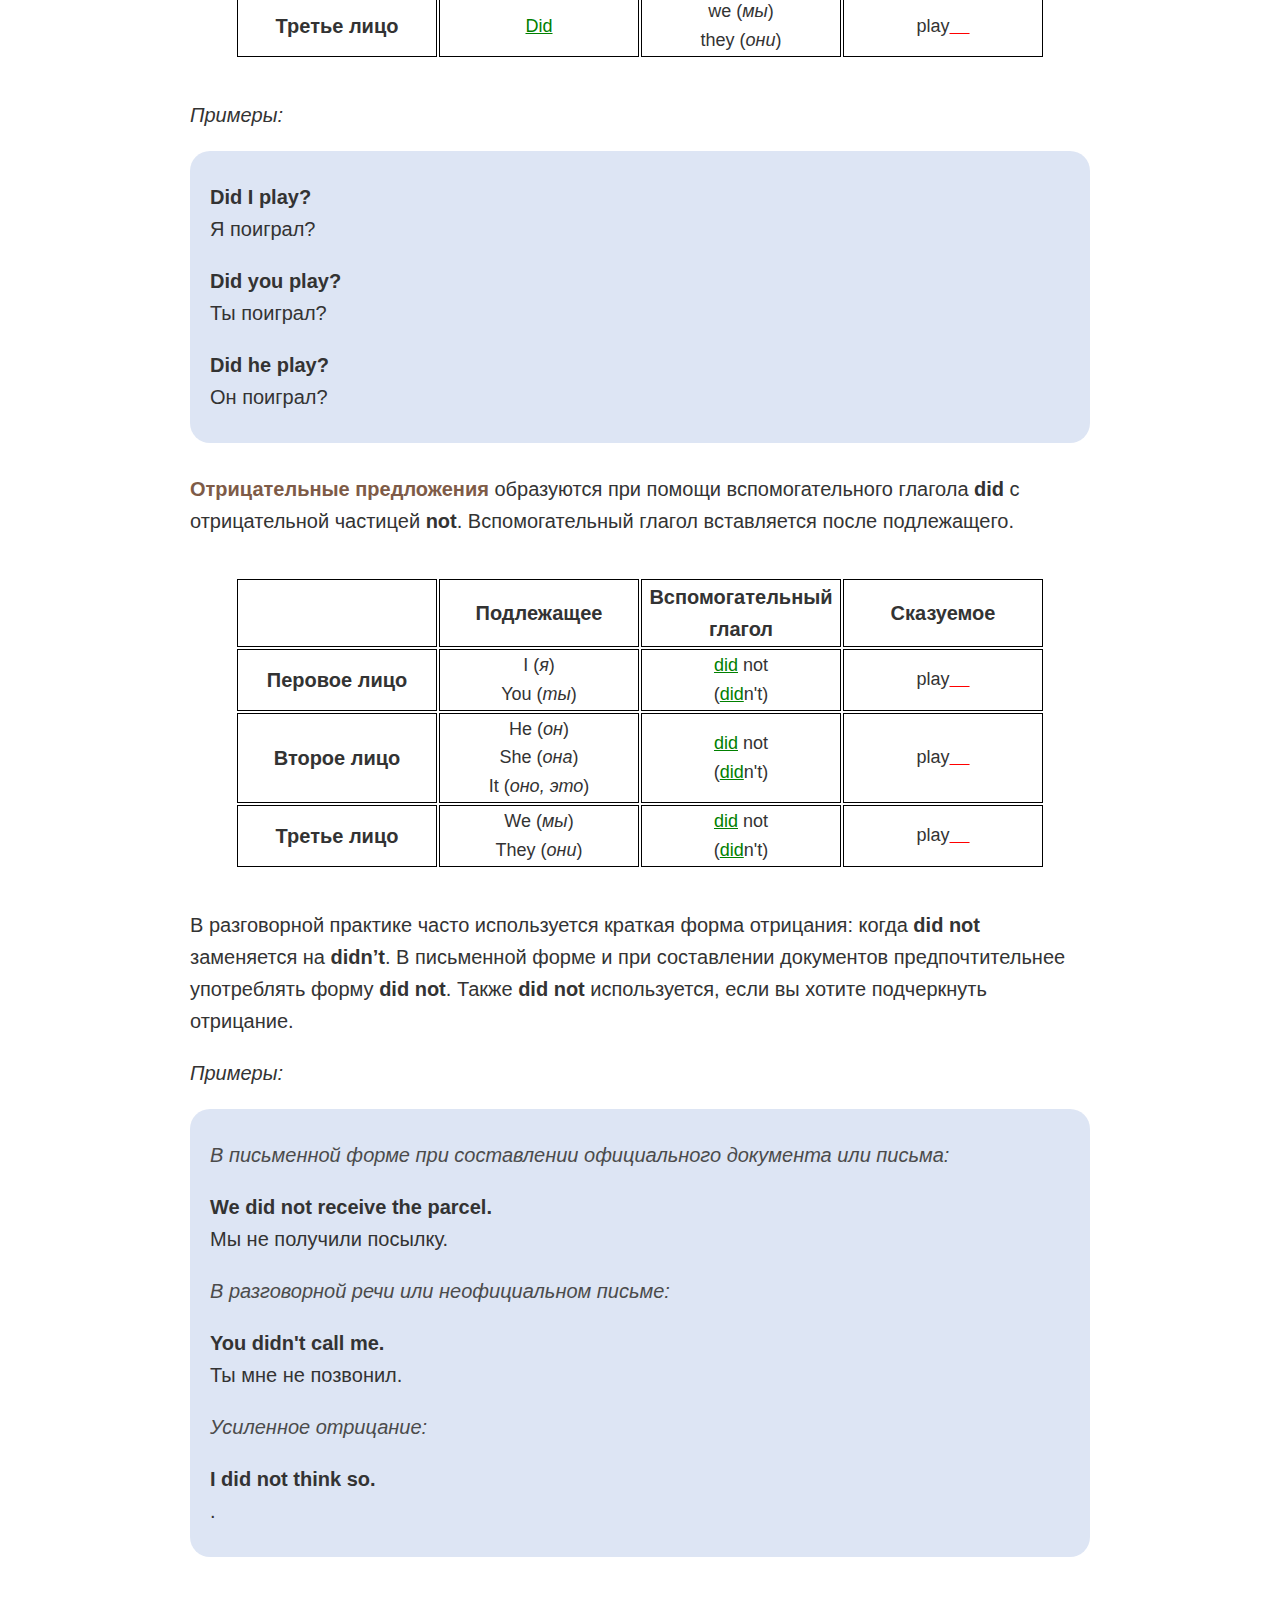
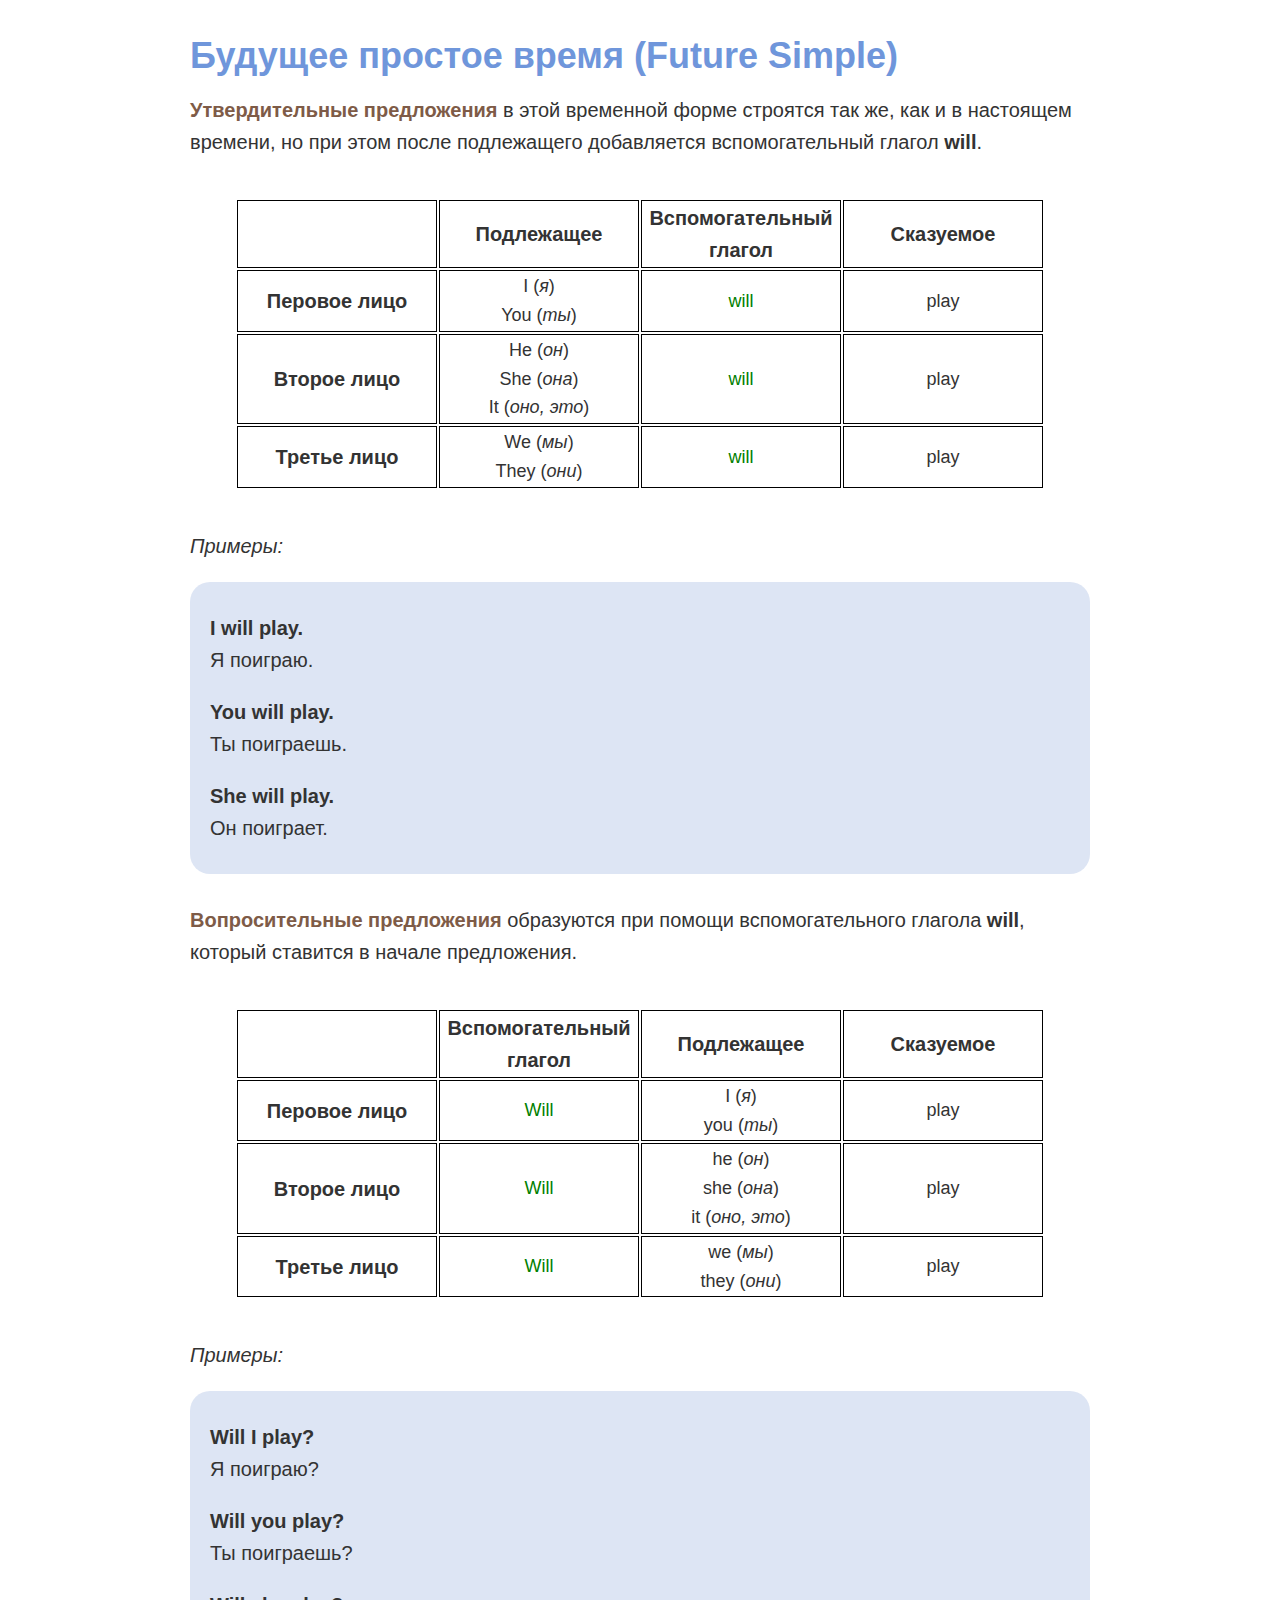
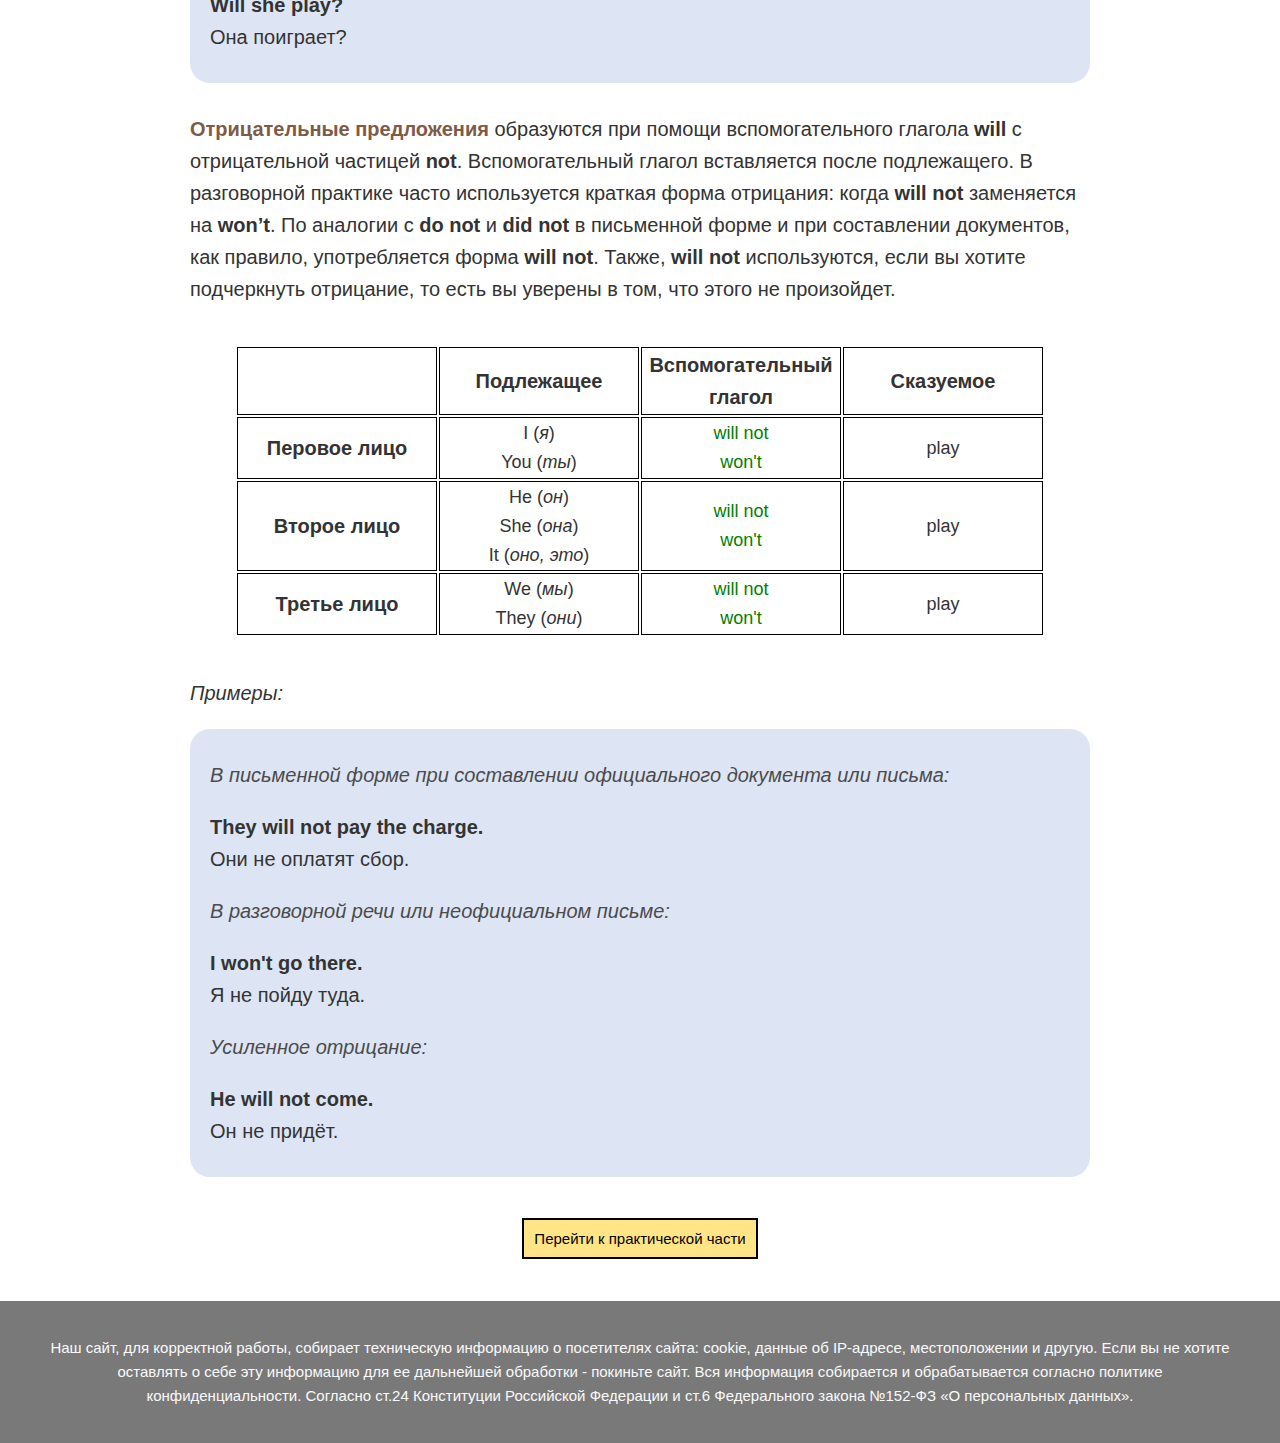
<file: КурсоваяРабота/teor_simple.html>
<!DOCTYPE html>
<html>
	<head>
		<meta charset ="UTF-8">
		<meta name="viewport" content="width=device-width, user-scalable=no, initial-scale=1.0, maximum-scale=1.0, minimum-scale=1.0">
		<title>Simple English</title>
        <link rel="stylesheet" type="text/css" href="css/teor_simple.css">   
        <link rel="icon" href="images/SE-Logo.jpg" type="image/jpg">   
        <script src="scripts/dropdown.js"></script>     
	</head>
	
	<body>                      
    <header class="header">
        <div class="container_for_header">
            <div class="header_inner">
                <div class="header_logo">Simple English</div>
                
                <nav class="nav1">
                    <a class="nav_link" href="index.html#teor_menu">Теория</a>
                    <a class="nav_link" href="index.html#pract_menu">Тесты</a>
                    <a class="nav_link" href="index.html#info">Главная</a>
                </nav>
                
                
                <div class="dropdown">
                    <button  onclick="myFunction()" class="dropbtn">
                        Меню
                    </button>
                    <div id="myDropdown" class="dropdown-content">
                     <a href="index.html#teor_menu">Теория</a>
                      <a href="index.html#pract_menu">Тесты</a>
                      <a href="index.html#info">Главная</a>
                     
                    </div>
                </div>
                                
            </div>
        </div>
    </header>
                        
                                
                                        
                                                
                                                                
        
        <div class="sidenav">
			<h6>Теория</h6>
			<ul>
				<li>
					<a id="f" class="teory_href smooth_click teory_href_now" href="#start">     
<!--
						<span class="button_line button_line_top"></span>
						<span class="button_line button_line_bottom"></span>
						<span class="button_line button_line_left"></span>
						<span class="button_line button_line_right"></span>
-->
						Present Simple
					</a>
				</li>
				<li>
					<a id="s" class="teory_href smooth_click" href="#second">
						Past Simple 
					</a>
				</li>
				<li>
					<a id="t" class="teory_href smooth_click" href="#third">
				        Future Simple 
					</a>
				</li>
				<li>                            
					<a class="teory_href" href="teor_perfect.html#start">
						Present Perfect 
					</a>
				</li>
				<li>
					<a class="teory_href" href="teor_perfect.html#second">
						Past Perfect
					</a>
				</li>
				<li>                        
					<a class="teory_href" href="teor_perfect.html#third">
						Future Perfect 
					</a>
				</li>
				<li>
					<a class="teory_href " href="teor_continuous.html#start">
						Present Continuous
					</a>
				</li>
				<li>
					<a class="teory_href " href="teor_continuous.html#second">
						Past Continuous
					</a>
				</li>
				<li>
					<a class="teory_href " href="teor_continuous.html#third">
						Future Continuous
					</a>
				</li>
				<li>
					<a class="teory_href " href="teor_perfect_continuous.html#start">
						Present Perfect Continuous 
					</a>
				</li>
				<li>
					<a class="teory_href " href="teor_perfect_continuous.html#second">
						Past Perfect Continuous 
					</a>
				</li>
				<li>
					<a class="teory_href " href="teor_perfect_continuous.html#third">
						Future Perfect Continuous
					</a>
				</li>
				
				
            
            </ul>
            
            
            <h6>Практика</h6>
			<ul>
				<li>
					<a class="teory_href" href="pract.html">     
<!--
						<span class="button_line button_line_top"></span>
						<span class="button_line button_line_bottom"></span>
						<span class="button_line button_line_left"></span>
						<span class="button_line button_line_right"></span>
-->
				        Simple Tenses
					</a>
				</li>
				<li>
					<a class="teory_href" href="pract_2.html">
						Simple and Perfect Tenses 
					</a>
				</li>
				<li>
					<a class="teory_href" href="pract_3.html">
				        Simple, Perfect and Continuous 
					</a>
				</li>
				<li>                            
					<a class="teory_href" href="pract_4.html">
						All time groups 
					</a>
				</li>
								
				
            
            </ul>
            
            
        </div>
               
               
        
        <div id="start" class="container_for_header_logo">
            <div class="header_logo_name">
              <a href="index.html" class="name">SimpleEnglish</a>
<!--              <div class="name">SimpleEnglish</div>-->
               <div class="after_name">Теоретический раздел</div>
               <div class="after_name_mini"></div>
               
            </div>
        </div>
               
               
               
<!-- Настоящее время -->
        <div class="container" id="first">
            <div>
                <h1 class="topic_name">Настоящее простое время (Present Simple)</h1>
                <span class="text"><b style="color: #7e5b47">Утвердительные предложения</b> имеют строгий порядок слов: на первом месте всегда стоит подлежащее, за ним – сказуемое.<br><br>В третьем лице единственного числа, с существительными, именами, местоимениями he (он), she (она) или it (оно/это) и т.д., глагол приобретает окончание <i>‑s</i> (<i>-es</i>, <i>‑ies</i>, в зависимости от того, как оканчивается основная форма глагола). В наших примерах формой третьего лица единственного числа глагола think (думать) является think<u style="color: green">s</u> (окончание ‑s встречается чаще всего), а go (идти) – go<u style="color: green">es</u> (так как оно заканчивается на согласную и букву‑o).  </span>                                  
            </div>            
            <div class="div_table"><table class="usual_table">
                    <tr>
                        <th></th>
                        <th>Подлежащее</th>
                        <th>Сказуемое</th>
                    </tr>
                    <tr>
                        <th>Перовое лицо</th>
                        <th class="inside_th"> I (<i>я</i>) <br> You (<i>ты</i>)</th>
                        <th class="inside_th">think <br> go</th>
                    </tr>
                    <tr>    
                        <th>Второе лицо</th>
                        <th class="inside_th">He (<i>он</i>) <br> She (<i>она</i>) <br> It (<i>оно, это</i>)</th>
                        <th class="inside_th">think<u style="color: green">s</u> <br> go<u style="color: green">es</u></th>
                    </tr>
                    <tr>
                        <th>Третье лицо</th>
                        <th class="inside_th"> We (<i>мы</i>) <br> They (<i>они</i>)</th>
                        <th class="inside_th">think <br> go</th>
                    </tr>                
                </table> </div>           
            <p><i>Примеры:</i></p>            
            <div class="example">
                <p><b>I think.</b><br>Я думаю.</p>
                <p><b>You think.</b><br>Ты думаешь.</p>
                <p><b>He thinks.</b><br>Он думает.</p>
                <p><b>We go.</b><br>Мы идём.</p>
                <p><b>She goes</b><br>Она идёт.</p>            
            </div>
            
                        
            <div class="text" style="margin-top: 30px;">
               <b style="color: #7e5b47">Вопросительные предложения</b> образуются при помощи вспомогательного глагола <b>do</b>, который ставится в начале предложения.<br><br>В третьем лице единственного числа, с местоимениями he (он), she (она) или it (оно/это), окончание <i>‑s</i> переходит к вспомогательному глаголу do, который принимает форму <b>do<u style="color: green">es</u></b>.
            </div>    
            <div class="div_table">
                <table class="usual_table">
                    <tr>
                        <th></th>
                        <th>Вспомогательный глагол</th>
                        <th>Подлежащее</th>
                        <th>Сказуемое</th>
                    </tr>
                    <tr>
                        <th>Перовое лицо</th>
                        <th class="inside_th">Do</th>
                        <th class="inside_th"> I (<i>я</i>) <br> you (<i>ты</i>)</th>
                        <th class="inside_th">think <br> go</th>
                    </tr>
                    <tr>    
                        <th>Второе лицо</th>
                        <th class="inside_th">Do<u style="color: green">es</u></th>
                        <th class="inside_th">he (<i>он</i>) <br> she (<i>она</i>) <br> it (<i>оно, это</i>)</th>
                        <th class="inside_th">think<u style="color: red"><span style="color: rgba(255, 255, 255, 0)">s</span></u> <br> go<u style="color: red"><span style="color: rgba(255, 255, 255, 0)">es</span></u></th>
                    </tr>
                    <tr>
                        <th>Третье лицо</th>
                        <th class="inside_th">Do</th>
                        <th class="inside_th"> we (<i>мы</i>) <br> they (<i>они</i>)</th>
                        <th class="inside_th">think <br> go</th>
                    </tr>                
                </table>                 
            </div>        
                       
            <p><i>Примеры:</i></p>            
            <div class="example">
                <p><b>Do I think?</b><br>Я думаю?</p>
                <p><b>Do you think?</b><br>Ты думаешь?</p>
                <p><b>Does he thinks?</b><br>Он думает?</p>
            </div>
            
            <div class="text" style="margin-top: 30px;">
               <b style="color: #7e5b47">Отрицательные предложения</b> образуются при помощи того же вспомогательного глагола <b>do</b> (<b>does</b>) с отрицательной частицей <b>not</b>. Вспомогательный глагол вставляется после подлежащего.<br><br>В третьем лице единственного числа, с местоимениями he (он), she (она) или it (оно/это), окончание <i>‑s</i> добавляется к вспомогательному глаголу <b>do</b>, который принимает форму <b>do<u style="color: green">es</u></b>.<br><br>В разговорной практике часто используется краткая форма отрицания: когда <b>do not</b> заменяется на <b>don’t</b> и <b>does not</b> заменяется на <b>doesn’t</b>. В письменной форме и при составлении документов предпочтительнее употреблять форму <b>do not</b> и <b>does not</b>. Также, полные формы <b>do not</b> и <b>does not</b> используются, если вы хотите подчеркнуть, что чего-то делать нельзя.
            </div>            
            <div class="div_table"><table class="usual_table">
                    <tr>
                        <th></th>
                        <th>Подлежащее</th>
                        <th>Вспомогательный глагол</th>                    
                        <th>Сказуемое</th>
                    </tr>
                    <tr>
                        <th>Перовое лицо</th>
                        <th class="inside_th"> I (<i>я</i>) <br> You (<i>ты</i>)</th>
                        <th class="inside_th">do not<br>(don't)</th>                    
                        <th class="inside_th">think <br> go</th>
                    </tr>
                    <tr>    
                        <th>Второе лицо</th>
                        <th class="inside_th">He (<i>он</i>) <br> She (<i>она</i>) <br> It (<i>оно, это</i>)</th>
                        <th class="inside_th">do<u style="color: green">es</u> not<br>(do<u style="color: green">es</u>n't)</th>                    
                        <th class="inside_th">think<u style="color: red"><span style="color: rgba(255, 255, 255, 0)">s</span></u> <br> go<u style="color: red"><span style="color: rgba(255, 255, 255, 0)">es</span></u></th>
                    </tr>
                    <tr>
                        <th>Третье лицо</th>
                        <th class="inside_th"> We (<i>мы</i>) <br> They (<i>они</i>)</th>
                        <th class="inside_th">do not<br>(don't)</th>                    
                        <th class="inside_th">think <br> go</th>
                    </tr>                
                </table>        </div>    
            <p><i>Примеры:</i></p>            
            <div class="example">
               <p><i style="color: #4b4b4b">В письменной форме при составлении официального документа или письма:</i></p>
               <p><b>I do not think so.</b><br>Я так не думаю.</p>
               <p><b>He does not go to town.</b><br>Он не ходит в город.</p>
               <p><i style="color: #4b4b4b">В разговорной речи или неофициальном письме:</i></p>
               <p><b>She doesn't think so.</b><br>Она так не считает.</p>
               <p><b>We don't go to parks</b><br>Мы не ходим в парки.</p>
            </div>
        </div>
            
<!-- Прошедшее время -->
        <div class="container" id="second">
            <div id="Past_Simple_teor">
                <h1 class="topic_name">Прошедшее простое время (Past Simple)</h1>
                <span class="text"><b style="color: #7e5b47">Утвердительные предложения</b> строятся так же, как и в настоящем времени, но при этом глаголы употребляются в форме прошедшего времени. Правильные английские глаголы в прошедшем времени имеют окончание <b>‑ed</b>, и эта форма едина для всех лиц (в английском языке есть еще так называемые «<i>неправильные</i>» глаголы, написание которых отличается в различных временных формах, их мы будем изучать позже).  </span>                                  
            </div>            
            <div class="div_table"><table class="usual_table">
                    <tr>
                        <th></th>
                        <th>Подлежащее</th>
                        <th>Сказуемое</th>
                    </tr>
                    <tr>
                        <th>Перовое лицо</th>
                        <th class="inside_th"> I (<i>я</i>) <br> You (<i>ты</i>)</th>
                        <th class="inside_th">play<u style="color: green">ed</u></th>
                    </tr>
                    <tr>    
                        <th>Второе лицо</th>
                        <th class="inside_th">He (<i>он</i>) <br> She (<i>она</i>) <br> It (<i>оно, это</i>)</th>
                        <th class="inside_th">play<u style="color: green">ed</u></th>
                    </tr>
                    <tr>
                        <th>Третье лицо</th>
                        <th class="inside_th"> We (<i>мы</i>) <br> They (<i>они</i>)</th>
                        <th class="inside_th">play<u style="color: green">ed</u></th>
                    </tr>                
                </table> </div>           
            <p><i>Примеры:</i></p>            
            <div class="example">
                <p><b>I played.</b><br>Я поиграл.</p>
                <p><b>You played.</b><br>Ты поиграл.</p>
                <p><b>He played.</b><br>Он поиграл.</p>     
            </div>
            
                        
            <div class="text" style="margin-top: 30px;">
               <b style="color: #7e5b47">Вопросительные предложения</b> образуются при помощи вспомогательного глагола <b>did</b>, который ставится в начале предложения.Основной глагол (сказуемое) теряет окончание <b>‑ed</b>.
            </div>    
            <div class="div_table">
                <table class="usual_table">
                    <tr>
                        <th></th>
                        <th>Вспомогательный глагол</th>
                        <th>Подлежащее</th>
                        <th>Сказуемое</th>
                    </tr>
                    <tr>
                        <th>Перовое лицо</th>
                        <th class="inside_th"><u style="color: green">Did</u></th>
                        <th class="inside_th"> I (<i>я</i>) <br> you (<i>ты</i>)</th>
                        <th class="inside_th">play<u style="color: red"><span style="color: rgba(255, 255, 255, 0)">ed</span></u></th>
                    </tr>
                    <tr>    
                        <th>Второе лицо</th>
                        <th class="inside_th"><u style="color: green">Did</u></th>
                        <th class="inside_th">he (<i>он</i>) <br> she (<i>она</i>) <br> it (<i>оно, это</i>)</th>
                        <th class="inside_th">play<u style="color: red"><span style="color: rgba(255, 255, 255, 0)">ed</span></u></th>
                    </tr>
                    <tr>
                        <th>Третье лицо</th>
                        <th class="inside_th"><u style="color: green">Did</u></th>
                        <th class="inside_th"> we (<i>мы</i>) <br> they (<i>они</i>)</th>
                        <th class="inside_th">play<u style="color: red"><span style="color: rgba(255, 255, 255, 0)">ed</span></u></th>
                    </tr>                
                </table>                 
            </div>        
                       
            <p><i>Примеры:</i></p>            
            <div class="example">
                <p><b>Did I play?</b><br>Я поиграл?</p>
                <p><b>Did you play?</b><br>Ты поиграл?</p>
                <p><b>Did he play?</b><br>Он поиграл?</p>
            </div>
            
            <div class="text" style="margin-top: 30px;">
               <b style="color: #7e5b47">Отрицательные предложения</b> образуются при помощи вспомогательного глагола <b>did</b> с отрицательной частицей <b>not</b>. Вспомогательный глагол вставляется после подлежащего.
            </div>            
            <div class="div_table"><table class="usual_table">
                    <tr>
                        <th></th>
                        <th>Подлежащее</th>
                        <th>Вспомогательный глагол</th>                    
                        <th>Сказуемое</th>
                    </tr>
                    <tr>
                        <th>Перовое лицо</th>
                        <th class="inside_th"> I (<i>я</i>) <br> You (<i>ты</i>)</th>
                        <th class="inside_th"><u style="color: green">did</u> not<br>(<u style="color: green">did</u>n't)</th>                    
                        <th class="inside_th">play<u style="color: red"><span style="color: rgba(255, 255, 255, 0)">ed</span></u></th>
                    </tr>
                    <tr>    
                        <th>Второе лицо</th>
                        <th class="inside_th">He (<i>он</i>) <br> She (<i>она</i>) <br> It (<i>оно, это</i>)</th>
                        <th class="inside_th"><u style="color: green">did</u> not<br>(<u style="color: green">did</u>n't)</th>                    
                        <th class="inside_th">play<u style="color: red"><span style="color: rgba(255, 255, 255, 0)">ed</span></u></th>
                    </tr>
                    <tr>
                        <th>Третье лицо</th>
                        <th class="inside_th"> We (<i>мы</i>) <br> They (<i>они</i>)</th>
                        <th class="inside_th"><u style="color: green">did</u> not<br>(<u style="color: green">did</u>n't)</th>                    
                        <th class="inside_th">play<u style="color: red"><span style="color: rgba(255, 255, 255, 0)">ed</span></u></th>
                    </tr>                
                </table>        
            </div>    
            <p class="text">В разговорной практике часто используется краткая форма отрицания: когда <b>did not</b> заменяется на <b>didn’t</b>. В письменной форме и при составлении документов предпочтительнее употреблять форму <b>did not</b>. Также <b>did not</b> используется, если вы хотите подчеркнуть отрицание.</p>
            <p><i>Примеры:</i></p>            
            <div class="example">
               <p><i style="color: #4b4b4b">В письменной форме при составлении официального документа или письма:</i></p>
               <p><b>We did not receive the parcel.</b><br>Мы не получили посылку.</p>
               <p><i style="color: #4b4b4b">В разговорной речи или неофициальном письме:</i></p>
               <p><b>You didn't call me.</b><br>Ты мне не позвонил.</p>
               <p><i style="color: #4b4b4b">Усиленное отрицание:</i></p>
               <p><b>I did not think so.</b><br>.</p>
            </div>            
        </div>
        
        
<!-- Будущее время -->
        <div class="container" id="third">
            <div id="Future_Simple_teor">
                <h1 class="topic_name">Будущее простое время (Future Simple)</h1>
                <span class="text"><b style="color: #7e5b47">Утвердительные предложения</b> в этой временной форме строятся так же, как и в настоящем времени, но при этом после подлежащего добавляется вспомогательный глагол <b>will</b>.  </span>                                  
            </div>            
            <div class="div_table"><table class="usual_table">
                    <tr>
                        <th></th>
                        <th>Подлежащее</th>
                        <th>Вспомогательный глагол</th>
                        <th>Сказуемое</th>
                    </tr>
                    <tr>
                        <th>Перовое лицо</th>
                        <th class="inside_th"> I (<i>я</i>) <br> You (<i>ты</i>)</th>
                        <th class="inside_th" style="color: green">will</th>
                        <th class="inside_th">play</th>
                    </tr>
                    <tr>    
                        <th>Второе лицо</th>
                        <th class="inside_th">He (<i>он</i>) <br> She (<i>она</i>) <br> It (<i>оно, это</i>)</th>
                        <th class="inside_th" style="color: green">will</th>
                        <th class="inside_th">play</th>
                    </tr>
                    <tr>
                        <th>Третье лицо</th>
                        <th class="inside_th"> We (<i>мы</i>) <br> They (<i>они</i>)</th>
                        <th class="inside_th" style="color: green">will</th>
                        <th class="inside_th">play</th>
                    </tr>                
                </table> </div>           
            <p><i>Примеры:</i></p>            
            <div class="example">
                <p><b>I will play.</b><br>Я поиграю.</p>
                <p><b>You will play.</b><br>Ты поиграешь.</p>
                <p><b>She will play.</b><br>Он поиграет.</p>     
            </div>
            
                        
            <div class="text" style="margin-top: 30px;">
               <b style="color: #7e5b47">Вопросительные предложения</b> образуются при помощи вспомогательного глагола <b>will</b>, который ставится в начале предложения.
            </div>    
            <div class="div_table">
                <table class="usual_table">
                    <tr>
                        <th></th>
                        <th>Вспомогательный глагол</th>
                        <th>Подлежащее</th>
                        <th>Сказуемое</th>
                    </tr>
                    <tr>
                        <th>Перовое лицо</th>
                        <th class="inside_th" style="color: green">Will</th>
                        <th class="inside_th"> I (<i>я</i>) <br> you (<i>ты</i>)</th>
                        <th class="inside_th">play</th>
                    </tr>
                    <tr>    
                        <th>Второе лицо</th>
                        <th class="inside_th" style="color: green">Will</th>
                        <th class="inside_th">he (<i>он</i>) <br> she (<i>она</i>) <br> it (<i>оно, это</i>)</th>
                        <th class="inside_th">play</th>
                    </tr>
                    <tr>
                        <th>Третье лицо</th>
                        <th class="inside_th" style="color: green">Will</th>
                        <th class="inside_th"> we (<i>мы</i>) <br> they (<i>они</i>)</th>
                        <th class="inside_th">play</th>
                    </tr>                
                </table>                 
            </div>        
                       
            <p><i>Примеры:</i></p>            
            <div class="example">
                <p><b>Will I play?</b><br>Я поиграю?</p>
                <p><b>Will you play?</b><br>Ты поиграешь?</p>
                <p><b>Will she play?</b><br>Она поиграет?</p>
            </div>
            
            <div class="text" style="margin-top: 30px;">
               <b style="color: #7e5b47">Отрицательные предложения</b> образуются при помощи вспомогательного глагола <b>will</b> с отрицательной частицей <b>not</b>. Вспомогательный глагол вставляется после подлежащего.
               В разговорной практике часто используется краткая форма отрицания: когда <b>will not</b> заменяется на <b>won’t</b>. По аналогии с <b>do not</b> и <b>did not</b> в письменной форме и при составлении документов, как правило, употребляется форма <b>will not</b>. Также, <b>will not</b> используются, если вы хотите подчеркнуть отрицание, то есть вы уверены в том, что этого не произойдет.
            </div>            
            <div class="div_table"><table class="usual_table">
                    <tr>
                        <th></th>
                        <th>Подлежащее</th>
                        <th>Вспомогательный глагол</th>                    
                        <th>Сказуемое</th>
                    </tr>
                    <tr>
                        <th>Перовое лицо</th>
                        <th class="inside_th"> I (<i>я</i>) <br> You (<i>ты</i>)</th>
                        <th class="inside_th" style="color: green">will not<br>won't</th>                    
                        <th class="inside_th">play</th>
                    </tr>
                    <tr>    
                        <th>Второе лицо</th>
                        <th class="inside_th">He (<i>он</i>) <br> She (<i>она</i>) <br> It (<i>оно, это</i>)</th>
                        <th class="inside_th" style="color: green">will not<br>won't</th>  
                        <th class="inside_th">play</th>
                    </tr>
                    <tr>
                        <th>Третье лицо</th>
                        <th class="inside_th"> We (<i>мы</i>) <br> They (<i>они</i>)</th>
                        <th class="inside_th" style="color: green">will not<br>won't</th>  
                        <th class="inside_th">play</th>
                    </tr>                
                </table>        
            </div>    
            <p><i>Примеры:</i></p>            
            <div class="example">
               <p><i style="color: #4b4b4b">В письменной форме при составлении официального документа или письма:</i></p>
               <p><b>They will not pay the charge.</b><br>Они не оплатят сбор.</p>
               <p><i style="color: #4b4b4b">В разговорной речи или неофициальном письме:</i></p>
               <p><b>I won't go there.</b><br>Я не пойду туда.</p>
               <p><i style="color: #4b4b4b">Усиленное отрицание:</i></p>
               <p><b>He will not come.</b><br>Он не придёт.</p>
            </div>            
        </div>
        
        <div class="next_button">
            <a href="pract.html">
                Перейти к практической части
            </a>
        </div>
    
			
		<footer>
			<p>
				Наш сайт, для корректной работы, собирает техническую информацию о посетителях сайта: cookie, данные об IP-адресе, местоположении и другую.
				Если вы не хотите оставлять о себе эту информацию для ее дальнейшей обработки - покиньте сайт.
				Вся информация собирается и обрабатывается согласно политике конфиденциальности.
				Согласно ст.24 Конституции Российской Федерации и ст.6 Федерального закона №152-ФЗ «О персональных данных».
			</p>
		</footer>
        <script src="scripts/nav_button.js" type="text/javascript"></script>
		<script src="scripts/smooth_click.js" type="text/javascript"></script>
	</body>
</html>
</file>
<file: КурсоваяРабота/css/main.css>
@import url('https://fonts.googleapis.com/css2?family=Roboto&family=Suez+One&display=swap%27');


/* All*/
h1,h2,h3,h4,h5,h6{
    margin:0;
}

h2 {
  margin-bottom: 100vh;
}

*, *:after, *:before {
    -webkit-box-sizing: border-box;
    -moz-box-sizing: border-box;
    box-sizing: border-box;
}


::-webkit-scrollbar {
    width: 7px;
    background-color: #f9f9fd;
}
::-webkit-scrollbar-thumb {
    background-color: #223c50;
}
::-webkit-scrollbar-track {
    -webkit-box-shadow: 5px 5px 5px -5px rgba(34, 60, 80, 0.2);
    background-color: #f9f9fd;
}

/* Header */
.header{
    position:absolute;
    
    width: 100%;
    padding-top: 30px;
    
  
    top: 0;
    left: 0;
    right: 0;
    z-index: 1000;
}

.container{
    width: 100%;
    max-width: 1200px;
    margin: 0 auto;
}

.header_inner{
    display: flex;
    justify-content: space-between;
}

.header_logo{
    font-style: oblique;  
    text-shadow: 2px 2px 2px #000;
    font-size: 50px;
    font-weight: 700;
    
    font-family: Monotype Corsiva;
    color: #fff;
}


@media all and (max-width: 1100px){
    .nav1{
        letter-spacing: 0.1em;
        text-shadow: 1px 1px 0px #000;
        font-size: 14px;    
    }
    
    .nav{
        display: none;
    }
    
    .dropdown{
        display: none;
    }
    
}

@media all and (max-width: 680px){
    .nav{
        display: none;
    }
    
    .nav1{
        display: none;
    }
    
    .dropdown{
        margin-right: 10%;
        display: block;
    }
}

@media all and (min-width: 1100px){

    .nav{
        letter-spacing: 0.1em;
        text-shadow: 1px 1px 0px #000;
        font-size: 16px;    
    }
    
    .nav1{
        display: none;
    }
    
    .dropdown{
        display: none;
    }
}

    
.nav_link{
    font-size: 20px;
    text-decoration: none;
    color: #fff;
    text-shadow: 2px 2px 1px #000;
    display: inline-block;
    vertical-align: top;
    position:relative;
    padding: 17px;
    transition:  color 0.2s linear, text-shadow 0.2s linear;
}

.nav_link:hover{
    /*color: #fce38a;*/
    color:#000;
    text-shadow: 0px 0px 1px #000;
}

.dropdown-content {
    margin-left: 30px;
    display: none;
    position: absolute;
    background-color: #fce38a;
    border-radius: 5px;
    overflow: auto;
    z-index: 1001;
}

.show{
    display: block;
}

.dropdown-content a {
    display: block;
    padding: 12px 16px;
    text-decoration: none;
    color: black;
    border-radius: 5px;
}

.dropdown-content a:hover{
    display: block;
    padding: 12px 16px;
    text-decoration: none;
    color: black;
    background: gray;
}

.dropbtn{
    margin-left: 30px;
    font-size: 20px;
    text-shadow: 2px 2px 1px #000;
    color: #fff;
    border: 2px solid #fff; 
    border-radius: 20px;
    background: transparent ;
    outline: none;
    padding: 10px;
    transition:  color 0.2s linear, text-shadow 0.2s linear,border 0.2s linear, transform 0.2s linear;
}

.dropbtn:hover{
    color:#000;
    border: 2px solid #000;
    text-shadow: 0px 0px 1px #000;
}

.dropbtn:active{
    text-shadow: 0px 0px 1px #000;
    transform: translateY(4px);
}




/* Intro*/
.intro{
    display: flex;
    flex-direction: column;
    justify-content: center;
    
    width: 100%;
    height: 100vh;
    
    background:url("../images/car7.jpg") right no-repeat;
    background-size: cover;
}

.intro_inner{
    padding-top: 15%;
    text-align: center;
    width: 100%;
    max-width: 1200px;
    margin: 0 auto;
}
/*
@media all and (max-width: 400px){
    .text_intro{
        padding: 50% 15px;
        text-shadow: 4px 4px 1px #000;
        font-size: 30px;
        color: white;
    }
}
*/


@media all and (max-width: 800px){
     .text_intro{
        padding: 20% 16%;
        text-shadow: 4px 4px 1px #000;
        font-size: 50px;
        color: white;
    }
}

@media all and (max-width:400px){
    .text_intro{
        text-shadow: 4px 4px 1px #000;
        font-size: 45px;
        color: white;
        position: absolute;
        bottom: 5%;
    }
}

@media all and (min-width: 800px){
     .text_intro{
        padding: 10% 16%;
        text-shadow: 4px 4px 1px #000;
        font-size: 100px;
        color: white;
    }
}

@media all and (max-width: 1020px) and (max-height: 620px){
     .text_intro{
        padding: 20% 16%;
        text-shadow: 4px 4px 1px #000;
        font-size: 60px;
        color: white;
    }
}

@media all and (max-height: 470px){
     .text_intro{
        padding: 20% 16%;
        text-shadow: 4px 4px 1px #000;
        font-size: 30px;
        color: white;
    }
}

@media all and (max-width:620px){
     .text_intro{
        padding: 20% 16%;
        text-shadow: 4px 4px 1px #000;
        font-size: 30px;
        color: white;
    }
}

@media all and (max-width:405px) and (max-height:375px){
     .text_intro{
        display: none;
    }
}

@media all and (max-height:200px){
     .text_intro{
        display: none;
    }
}

/*
.btn{
    display: inline-block;
    vertical-align: top;
    
    font-weight: 700;
    font-size: 18px;
    text-decoration: none;
    padding: 10px;
    color: #000;
   
    border: 2px solid;
    transition: color 0,1s relative, background 0,1s relative;
}

.btn:hover{
    color: #000;
    background: #fff;
}
*/
body{
    margin: 0;
    font-family: 'Montserrat', sans-serif;
    
    font-size: 15px;
    line-height: 1.6;
    color: #333;
}



/* Section */
.section{
	padding: 40px 0;
}

.section_header{
    text-align: center;
    width: 100%;
    margin:0 auto;
	padding: 20px 0;
    max-width: 950px;
}

.section_header1{
    box-shadow: 3px 3px 10px #4a4a4a;
    background: #fff2c7;
    text-align: center;
    width: 100%;
    margin:0 auto;
	padding: 20px 0;
}

.section_header2{
    text-align: center;
    width: 100%;
    margin:0 auto;
	padding: 20px 0;
    max-width: 1000px;
}

.section_suptitle{
    font-size: 28px;
    color:#555;
    font-family: 'Kaushan Script',cursive;
}

.section_suptitle:after{
    content: "";
    display: block;
    width: 60px;
    height: 3px;
    margin:30px auto 30px;
    background-color: #000;
}

.section_text{  
    color: #333;
    font-size: 18px;
    font-style: italic;
}

.block_text{
    font-size: 18px;
    padding-left: 10%;
    padding-right: 10%;
}

@media all and (min-width: 900px){
    .section_blocks{
        display: flex;
        justify-content: space-between;
    }
}
 
.tr{
    margin:0 50px 0;
    width: 500px;
    height: auto;
    transition: opacity 0.3s linear, transform 0.1s linear, box-shadow 0.2s linear;
}

/*
.tr:hover{
    transform: translateY(-4px) translateX(-4px);
    box-shadow: 4px 4px 4px #000;
    opacity: 0.9;
}
*/

@media all and (max-width: 1230px){
    .tr{       
        width: 400px;
        height: auto;
         transition: opacity 0.3s linear, transform 0.1s linear, box-shadow 0.2s linear;
    }
    .change_img{
        display: flex;
        justify-content: center;
    }
}

@media all and (max-width: 1030px){
    .tr{       
        width: 300px;
        height: auto;
         transition: opacity 0.3s linear, transform 0.1s linear, box-shadow 0.2s linear;
    }
    .change_img{
        display: flex;
        justify-content: center;
    }
}

@media all and (max-width: 820px){
    .tr{
        width: 500px;
        height: auto;
        margin-bottom: 15px;
         transition: opacity 0.3s linear, transform 0.1s linear, box-shadow 0.2s linear;
    }
    
    .change_img{
        width: 100%;
        display: inline-block;
        text-align: center;
    }
}

@media all and (max-width: 620px){
     .tr{
        width: 400px;
        height: auto;
        margin-bottom: 15px;
        transition: opacity 0.3s linear, transform 0.1s linear, box-shadow 0.2s linear;
    }
    
    .change_img{
        width: 100%;
        display: inline-block;
        text-align: center;
    }
}

@media all and (max-width: 520px){
     .tr{
        width: 300px;
        height: auto;
        margin-bottom: 15px;
        transition: opacity 0.3s linear, transform 0.1s linear, box-shadow 0.2s linear;
    }
    
    .change_img{
        width: 100%;
        display: inline-block;
        text-align: center;
    }
}

@media all and (max-width: 420px){
     .tr{
        width: 200px;
        height: auto;
        margin-bottom: 15px;
        transition: opacity 0.3s linear, transform 0.1s linear, box-shadow 0.2s linear;
    }
    
    .change_img{
        width: 100%;
        display: inline-block;
        text-align: center;
    }
}

@media all and (max-width: 300px){
    .tr{
        margin-left: 0px;
        margin-right: 0px;
    }
}

.teor_menu{
    background: #f0f5ff;
    padding: 40px 0;
}

.all_menu li{
    font-size: 30px;
    font-family:Monotype Corsiva;
    list-style: none;
}

.teory_href{   
    display: inline-block;
    overflow: hidden;
    position: relative;
    width: 100%;
    text-decoration: none;
    color: black;
    letter-spacing: 2px;
}

.teory_href:hover{
    color: #ffac00;
    transition: 0.5s linear;
    transition-delay: 0.25s;
}

.button_line{
    position: absolute;
    display: block;
}

.button_line_top{
    top:0;
    left:-100%;
    height: 2px;
    width: 100%;
    background:linear-gradient(90deg, #ffffff,#ffac00);
   
}
.teory_href:hover .button_line_top {
    left: 100%;
    transition: 1s;
}

.button_line_bottom{
    bottom:0;
    left:100%;
    height: 2px;
    width: 100%;
    background:linear-gradient(270deg, #ffffff,#ffac00);
}
.teory_href:hover .button_line_bottom {
    left: -100%;
    transition: 1s;
}

.button_line_right{
    left: 0;
    bottom:-100%;
    width: 2px;
    height: 100%;
    background:linear-gradient(360deg, #ffffff,#ffac00);
}
.teory_href:hover .button_line_right {
    bottom: 100%;
    transition: 1s;
    transition-delay: 0.3s;
}

.button_line_left{
    right: 0;
    bottom:100%;
    width: 2px;
    height: 100%;
    background:linear-gradient(180deg, #ffffff,#ffac00);
}
.teory_href:hover .button_line_left {
    bottom: -100%;
    transition: 1s;
    transition-delay: 0.25s;
}

.small_text{
    display: none;
}

.pract_menu{
    background: #f0f5ff;
	padding: 40px 0;
}

.section_before:before{
    content: "";
    display: block;
    width: 60px;
    height: 3px;
    margin:0 auto 30px;
    background-color: #000;
}
.section_for_menu {
    text-align: center;
    width: 100%;
    margin:0 auto 40px;
    max-width: 1000px;
}

@media all and (max-width: 990px){
    
    .section_header2{
        text-align: center;
        width: 100%;
        margin:0 auto;
        max-width: 400px;
    }
    
    .big_text{
        display: none;
    }
    
    .small_text{
        display:block;
    }
    
}

footer {
    background: #797979;
    color: #f9f9f9;
    padding: 20px 100px;
    text-align: center;
}
</file>
<file: КурсоваяРабота/css/pract.css>
/*@charset "UTF-8";*/

*, :after, :before {
    -webkit-box-sizing: border-box;
    -moz-box-sizing: border-box;
    box-sizing: border-box;
}


::-webkit-scrollbar {
    width: 7px;
    background-color: #f9f9fd;
}
::-webkit-scrollbar-thumb {
    background-color: #223c50;
}
::-webkit-scrollbar-track {
    -webkit-box-shadow: 5px 5px 5px -5px rgba(34, 60, 80, 0.2) inset;
    background-color: #f9f9fd;
}

.sidenav::-webkit-scrollbar {
	width: 5px;
	background-color: #f9f9fd;
}
.sidenav::-webkit-scrollbar-thumb {
	border-radius: 5px;
	background-color: #6f96db;
}
.sidenav::-webkit-scrollbar-track {
	-webkit-box-shadow: inset 0 0 6px rgba(0,0,0,0.2);
	border-radius: 5px;
	background-color: #f9f9fd;
}
.sidenav{
	direction: rtl;
}

/* All*/
h1,h2,h3,h4,h5,h6{
    margin:0;
}



body{
    align-content: center;
    margin: 0;
    font-family: 'Montserrat', sans-serif;
    
    font-size: 15px;
    line-height: 1.6;
    color: #333;
/*    color:black;*/
}


/* Header */
.header{
    padding: 5px 0 5px;
    position:sticky;
    background: #ffc933;

    display: none;
    width: 100%;
    border-bottom-left-radius: 35px;
  
    top: 0;
    left: 0;
    right: 0;
    z-index: 1000;
}

.container_for_header{
   
    padding: 0 50px;
    width: 100%;
    max-width: 1000px;
    margin: 0 auto;
}

.header_inner{
    display: flex;
    justify-content: space-between;
}

.header_logo{
    font-family: Monotype Corsiva;
    padding-left: 5px;
    font-style: oblique;  
    text-shadow: 3px 3px 3px #fff;
    font-size: 35px;
    font-weight: 700;
    color: #000;
}

.nav1{
    margin: 10px;
    display: none;
    letter-spacing: 0.2em;
    text-shadow: 1px 1px 0px #000;
    font-size: 14px;    
}

.nav_link{
    font-size: 20px;
    text-decoration: none;
    color: #fff;
    text-shadow: 2px 2px 1px #000;
    display: inline-block;
    vertical-align: top;
    margin: 0 10px;
    position:relative;
        
    transition:  color 0.2s linear, text-shadow 0.2s linear;
}

.nav_link:hover{
    /*color: #fce38a;*/
    color:#000;
    text-shadow: 0px 0px 1px #000;
}


.dropdown-content {
    display: none;
    position: absolute;
    right: 50px;
    background-color: #fce38a;
    border-radius: 5px;
    z-index: 1001;
}

.dropdown-content a {
    display: block;
    padding: 12px 16px;
    text-decoration: none;
    color: black;
    border-radius: 5px;
}

.dropdown-content a:hover{
    background: gray;
}

.dropbtn{
    font-size: 20px;
    text-shadow: 2px 2px 1px #000;
    color: #fff;
    border: 2px solid #fff; 
    border-radius: 20px;
    background: transparent ;
    outline: none;
    margin: 5px 10px 5px;
    padding: 10px;
    transition:  color 0.2s linear, text-shadow 0.2s linear,border 0.2s linear, transform 0.1s linear;
}

.dropbtn:hover{
    color:#000;
    border: 2px solid #000;
    text-shadow: 0px 0px 1px #000;
}

.dropbtn:active{
    text-shadow: 0px 0px 1px #000;
    transform: translateY(4px);
}


    
/* SideNav */
.sidenav{
    height: 100%;
    overflow-y: auto;
    position: fixed;
    background: #ffe585;
    right: 0px;
    top:0px;
	width: 350px;
	padding: 50px 0;
}

.sidenav h6 {
	color: #1d202b;
	font-weight: 600;
	list-style: none;
	font-size: 22px;
	margin: 0 auto 30px;
	text-align: center;
}

.sidenav ul{
	margin: 0;
    padding: 0;
}

.sidenav li{
    height: 30px;
    text-align: center;
	list-style: none;
	margin: 15px 0;
}

.teory_href{    
/*
    display: inline-block;
    overflow: hidden;
    position: relative;
    width: 100%;
    text-decoration: none;
    color: #1d202b;
    letter-spacing: 2px;
*/
    
    overflow: hidden;
    display: inline-block;
    width: 100%;
    text-decoration: none;
    color: #000;
    letter-spacing: 2px;
    transition: 0.2s linear;    
    position: relative;

}

.teory_href:hover{    
/*    color: #4f96db;*/
    transition: 0.2s linear;   
   transform: translateY(-5px);
    
    font-size: 20px;
}



/* Header logo */
.container_for_header_logo{    
    font-size: 20px;
    width: 100%;
    margin: 0;
    padding: 0px 500px 0px 100px;
    
}

.header_logo_name{
    padding: 10px;
    text-align: center;
    background-color: #ffe585;
    font-size: 20px;
    width: 100%;       
    
    border-bottom-left-radius: 40px;
    border-bottom-right-radius: 40px;
}

.name{    
    color: black;
    text-decoration: none;
    font-family: Monotype Corsiva;
    font-size: 28px;
    font-weight: 700;
    padding-left: 20px;    
    float: left;
    display: inline-block;
}

.after_name{
    text-shadow: 1px 2px 7px #ffffff;
    font-size: 28px;
    padding-right: 150px;
    display: inline-block;
}

@media all and (max-width:1300px){
    .container_for_header_logo{
        display: none;
    }
}



/* Name */
.topic_name{
/*    text-align: center;*/
    font-size: 36px;
    color: #6f96db;    
    margin-bottom: 10px;    
}

.helper_for_man p{
    font-size: 24px;
}

/* Body */
.container{
    width: 100%;
    font-size: 20px;
    margin: 0;
    padding: 50px 400px 50px 50px;
}

.sector{
    padding-top:10px;
    width: 100%;
    text-align: center;
}

.number_question{
    border-radius: 10px;
    background-color:#bfd2fa; 
    font-size: 26px;
    text-align: left;
    font-weight: 700;
}

.number_question p{
    margin: 0;
    padding: 10px 20px 10px;
}

.answer_inline_center{
    text-align: left;
    margin: 0 auto;
    display: inline-block;
}
/*

.number_question::before{
    content: "";
    border-radius: 20px;
    display: block;
    width: 60px;
    height: 3px;
    margin:30px auto 30px;
    background-color: #000;
}
*/

.eror{
    display: none;
    color: red;
}

.show{
    display: block;
}

.btn_area{
    text-align: center;
}

.Unswer{
     text-align: center;
}



@media all and (max-width: 1300px){
    .topic_name{
	    margin-top: -35px;
    }

    .container{
        font-size: 20px;
        width: 100%;
        max-width: ;
        margin: 0 auto;
        padding: 50px;
    }

    
    .sidenav{
        display: none;
    }
    
    .header{
        display: block;
    }
  
    .sector{
        margin-top: -70px;
        padding-top: 70px;
    }
    
}

@media all and (max-width: 300px){
    .header_logo{
        padding-top: 10px;
        font-size:25px;
    }
   
}

@media all and (max-width: 540px){
    .container{
        padding:50px 0px;
    }
    
    .dropdown-content{
        right: 0;
    }
    
    .container_for_header{
        padding:0px 0px;
    }
   
}


@media all and (min-width: 710px){
    .nav1{
        display: block;
    }
    .dropdown{
        display: none;
    }
}

@media all and (min-width: 700px){
    .nav1{
        display: block;
    }
    .dropdown{
        display: none;
    }
}


.btn_area{
    height: 30px;   
    
}

.btn_area button{
    outline: none;
    padding: 10px ;
    background: #ffe585;
    text-decoration: none;
    color: black;
    border: 2px solid;
    transition: 0.2s linear;
}

.btn_area button:hover{
    padding: 20px;
    border-radius: 20px;
    transform: translateY(-10px);
}

.after_answer{
    display: none;
    padding:0 50px 50px;   
}

.btn_area_left{
    display: inline;
    float: left;
}

.btn_area_right{
    display: inline;
    float: right;
}

@media all and (max-width:440px){
    .btn_area{
        margin-top: 30px;
        text-align: center;
    }
    
    .btn_area_left , .btn_area_right {
        display: block;
        float: none; 
    }
    
    .btn_area button{
        width:161px;
    }
    
    .btn_area button:hover{
        width: 181px;
    }
    
    .after_answer{
        padding: 0;
    }
    
}

footer {
    background: #797979;
    color: #f9f9f9;
    padding: 20px 400px 20px 50px;
    text-align: center;
}

@media all and (max-width:1300px){
    footer{
        padding: 20px 50px 20px 50px;
    }
}

@media all and (max-width: 540px){
    footer{
        padding: 10px 2px 2px 5px;
    }
}
</file>
<file: КурсоваяРабота/css/teor_simple.css>
*, *:after, *:before {
    -webkit-box-sizing: border-box;
    -moz-box-sizing: border-box;
    box-sizing: border-box;
}


::-webkit-scrollbar {
    width: 7px;
    background-color: #f9f9fd;
}
::-webkit-scrollbar-thumb {
    background-color: #223c50;
}
::-webkit-scrollbar-track {
    -webkit-box-shadow: 5px 5px 5px -5px rgba(34, 60, 80, 0.2);
    background-color: #f9f9fd;
}

/* Сам скролл-бар */
.sidenav::-webkit-scrollbar {
	width: 5px;
	background-color: #ffffff;
}

/* Ползунок */
.sidenav::-webkit-scrollbar-thumb {
	border-radius: 5px;
	background-color: #6f96db;
}

/* Трэк */
.sidenav::-webkit-scrollbar-track {
	-webkit-box-shadow: inset 0 0 6px rgba(0,0,0,0.2);
	border-radius: 5px;
	background-color: #f9f9fd;
}
.sidenav{
	direction: rtl;
}


/* All*/
h1,h2,h3,h4,h5,h6{
    margin: 0;
}

html{
/*
    background-image:url(../images/car1.jpg);
    background-size: cover;    
    background-repeat: no-repeat;
    background-position: center center;
    background-attachment: fixed;
*/
}

body{
    align-content: center;
    margin: 0;
    font-family: 'Montserrat', sans-serif;
    
    font-size: 15px;
    line-height: 1.6;
    color: #333;
/*    color:black;*/
}


.container{
    font-size: 20px;
    width: 100%;
    /*max-width: 1000px;*/
    /*margin: 0 auto;*/
    margin: 0;
    padding: 0px 400px 50px 50px;
}



/* colors:
    #eaaf24 - темнооранжевый
    #ffe585 - светлооранжевый
    #97b1df - мягкосиний
    #1d202b - чёрносиний
    #7e5b47 - коричневый
                            */



/* Header */
.header{
    padding: 5px 0 5px;
    position:sticky;
    background: #ffc933;

    display: none;
    width: 100%;
    border-bottom-left-radius: 35px;
  
    top: 0;
    left: 0;
    right: 0;
    z-index: 1000;
}

.container_for_header{
   
    padding: 0 50px;
    width: 100%;
    max-width: 1000px;
    margin: 0 auto;
}

.header_inner{
    display: flex;
    justify-content: space-between;
}

.header_logo{
    padding-left: 5px;
    direction: rtl;
    font-family: Monotype Corsiva;
    font-style: oblique;  
    text-shadow: 3px 3px 3px #fff;
    font-size: 35px;
    font-weight: 700;
    color: #000;
}

.nav1{
    margin: 10px;
    display: none;
    letter-spacing: 0.2em;
    text-shadow: 1px 1px 0px #000;
    font-size: 14px;    
}

.nav_link{
    font-size: 20px;
    text-decoration: none;
    color: #fff;
    text-shadow: 2px 2px 1px #000;
    display: inline-block;
    vertical-align: top;
    margin: 0 10px;
    position:relative;
        
    transition:  color 0.2s linear, text-shadow 0.2s linear;
}

.nav_link:hover{
    /*color: #fce38a;*/
    color:#000;
    text-shadow: 0px 0px 1px #000;
}


.dropdown-content {
    display: none;
    position: absolute;
    right: 50px;
    background-color: #fce38a;
    border-radius: 5px;
    z-index: 1001;
}

.show{
    display: block;
}

.dropdown-content a {
    display: block;
    padding: 12px 16px;
    text-decoration: none;
    color: black;
    border-radius: 5px;
}

.dropdown-content a:hover{
    background: gray;
}

.dropbtn{
    font-size: 20px;
    text-shadow: 2px 2px 1px #000;
    color: #fff;
    border: 2px solid #fff; 
    border-radius: 20px;
    background: transparent ;
    outline: none;
    margin: 5px 10px 5px;
    padding: 10px;
    transition:  color 0.2s linear, text-shadow 0.2s linear,border 0.2s linear, transform 0.1s linear;
}

.dropbtn:hover{
    color:#000;
    border: 2px solid #000;
    text-shadow: 0px 0px 1px #000;
}

.dropbtn:active{
    text-shadow: 0px 0px 1px #000;
    transform: translateY(4px);
}

    
/* SideNav */
.sidenav{
    height: 100%;
    overflow-y: auto;
    position: fixed;
    background: #ffe585;
    right: 0px;
	width: 350px;
	padding: 50px 0;
}

.sidenav h6 {
	color: #1d202b;
	font-weight: 600;
	list-style: none;
	font-size: 22px;
	margin: 0 auto 30px;
	text-align: center;
}

.sidenav ul{
	margin: 0;
    padding: 0;
}

.sidenav li{
    height: 30px;
    text-align: center;
	list-style: none;
	margin: 15px 0;
  
}

.sidenav li:hover{
}


.teory_href{    
/*
    display: inline-block;
    overflow: hidden;
    position: relative;
    width: 100%;
    text-decoration: none;
    color: #1d202b;
    letter-spacing: 2px;
*/
    
   
    display: inline-block;
    width: 100%;
    text-decoration: none;
    color: #000;
    letter-spacing: 2px;
    transition: 0.2s linear;    
    position: relative;

}

.teory_href_now{
    color: #4f96db;
}

.teory_href:hover{    
/*    color: #4f96db;*/
    transition: 0.2s linear;   
   transform: translateY(-5px);
    
    font-size: 20px;
}



/* Header logo */
.container_for_header_logo{    
    font-size: 20px;
    width: 100%;
    margin: 0;
    padding: 0px 500px 0px 100px;
    
}

.header_logo_name{
    padding: 10px;
    text-align: center;
    background-color: #ffe585;
    font-size: 20px;
    width: 100%;       
    
    border-bottom-left-radius: 40px;
    border-bottom-right-radius: 40px;
}

.name{    
    color: black;
    text-decoration: none;
    font-family: Monotype Corsiva;
    font-size: 28px;
    font-weight: 700;
    padding-left: 20px;    
    float: left;
    display: inline-block;
}

.after_name{
    text-shadow: 1px 2px 7px #ffffff;
    font-size: 28px;
    padding-right: 150px;
    display: inline-block;
}

@media all and (max-width:1300px){
    .container_for_header_logo{
        display: none;
    }
}




/* Container */
.topic_name{
    font-size: 36px;
    color: #6f96db;
    
    margin-bottom: 10px;    

}

.text{
    font-size: 20px;
}

.usual_table{
    font-size: 20px;
    margin: 20px auto;
}

.usual_table tr th{
    
    border: 1px solid #000;
    height: 30px;
    width: 200px;
}

.inside_th{
    font-size: 18px;
    font-weight: 100;
}

.example{
    background: rgba(151, 177, 223, 0.33);
    padding:10px 20px 10px;   
    border-radius: 20px;
}

.div_table::-webkit-scrollbar {
	height: 5px;
	background-color: #f9f9fd;
}

.div_table::-webkit-scrollbar-track {
	-webkit-box-shadow: inset 0 0 6px rgba(0,0,0,0.2);
	border-radius: 5px;
	background-color: #f9f9fd;
}

.div_table{
    width: 100%;
    overflow-x: auto;
	margin: 20px auto;
}

/*
@media all and (max-width: 1570px){
    .container{
        font-size: 20px;
        width: 100%;
        max-width: 1000px;
        margin-right: 280px;
    }
}
*/



.next_button{
    width: 100%;
    padding:0 400px 50px 50px;
    text-align: center;
    
    
}

.next_button a{
    padding: 10px ;
    background: #ffe585;
    text-decoration: none;
    color: black;
    border: 2px solid;
    
    transition: 0.2s linear;
}

.next_button a:hover{
    padding: 20px;
    border-radius: 20px;
}

@media all and (max-width: 1300px){
    .topic_name{
        padding-top: 85px;
	    margin-top: -65px;
    }
    
    .next_button{
        padding: 0 50px 50px 50px;
    }
    
    .container{
        font-size: 20px;
        width: 100%;
        max-width: 1000px;
        margin: 0 auto;
        padding: 0 50px 50px 50px;
    }
    
    .sidenav{
        display: none;
    }
    
    .header{
        display: block;
    }
}

@media all and (max-width: 300px){
    .header_logo{
        padding-top:10px;
        font-size:25px;
    }
   
}

@media all and (max-width: 500px){
    .container{
        padding: 0px;
    }
    
    .dropdown-content{
        right: 0;
    }
    
    .container_for_header{
        padding: 0px;
    }
    
    .next_button{
        padding: 30px 0 30px 0;
    }
   
}


@media all and (min-width: 710px){
    .nav1{
        display: block;
    }
    .dropdown{
        display: none;
    }
}

footer {
    background: #797979;
    color: #f9f9f9;
    padding: 20px 400px 20px 50px;
    text-align: center;
}

@media all and (max-width:1300px){
    footer{
        padding: 20px 50px 20px 50px;
    }
}

@media all and (max-width: 540px){
    footer{
        padding: 10px 2px 2px 5px;
    }
}
</file>
